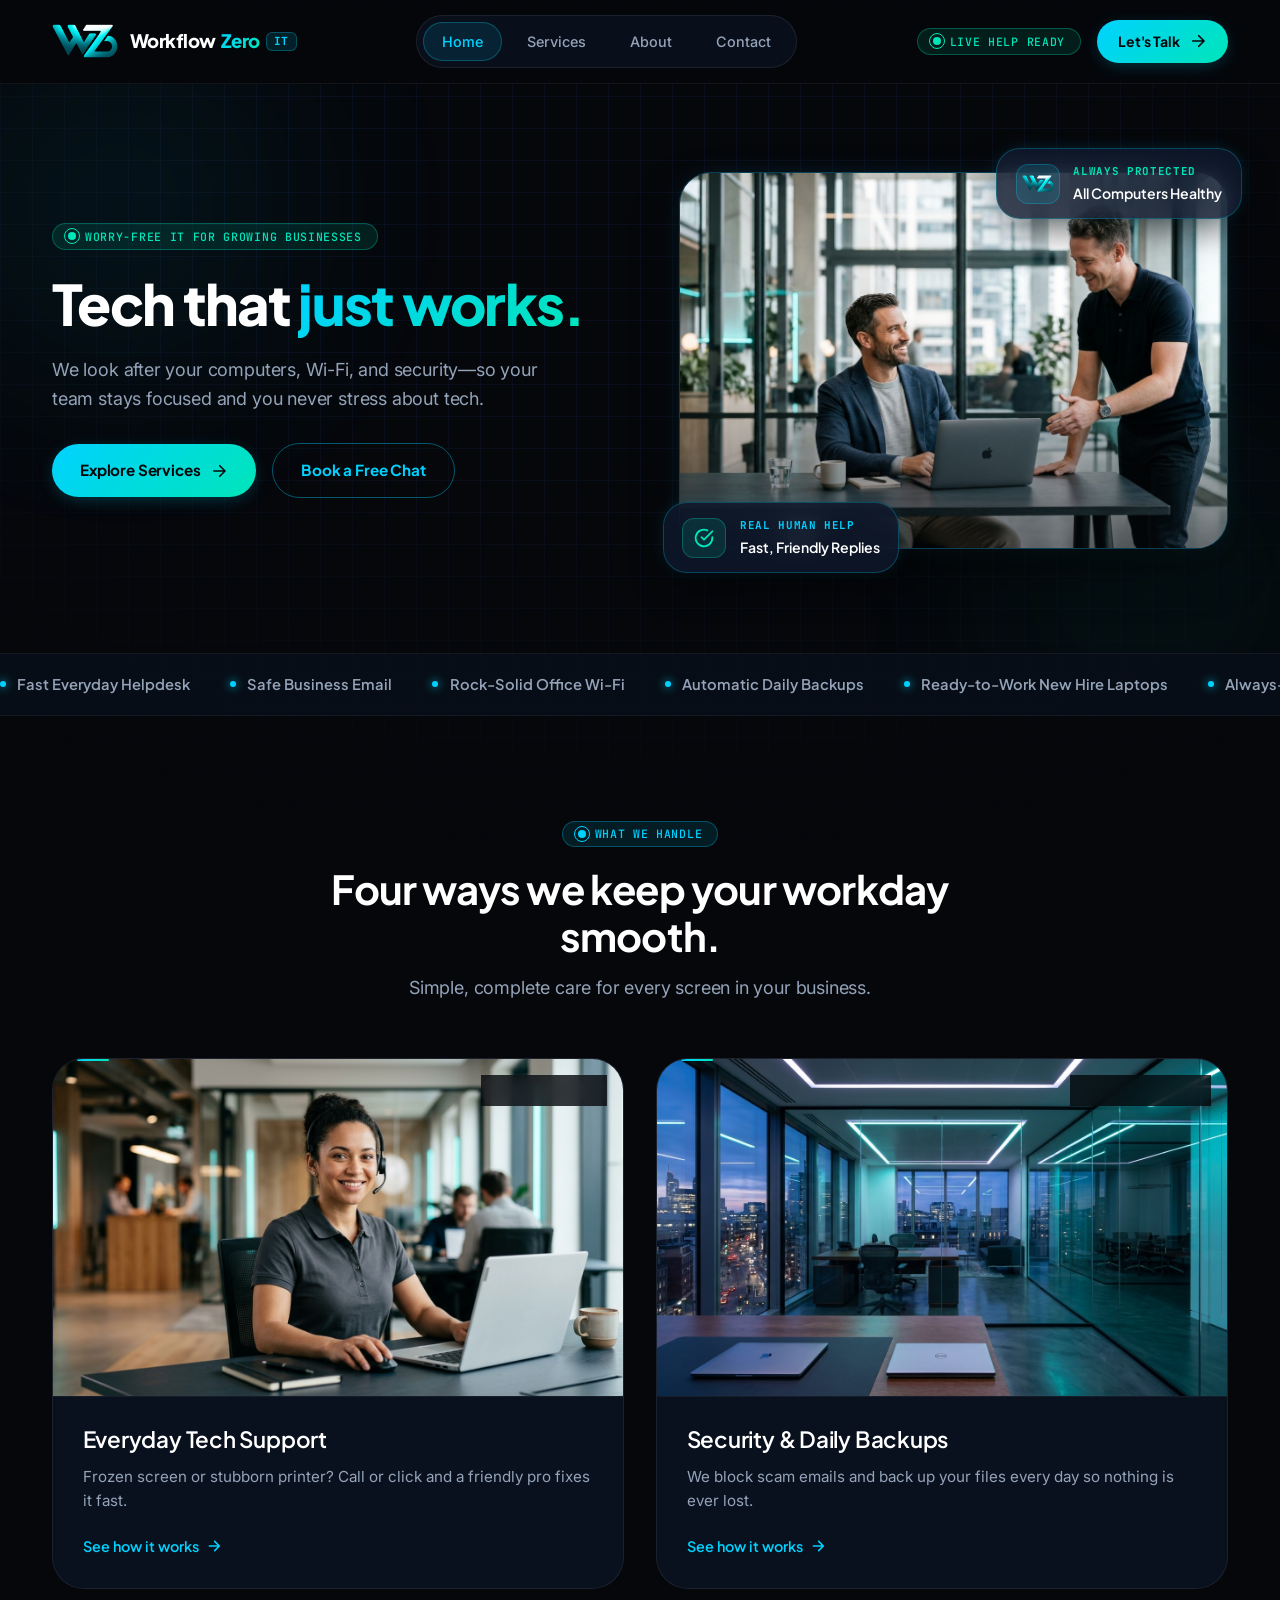
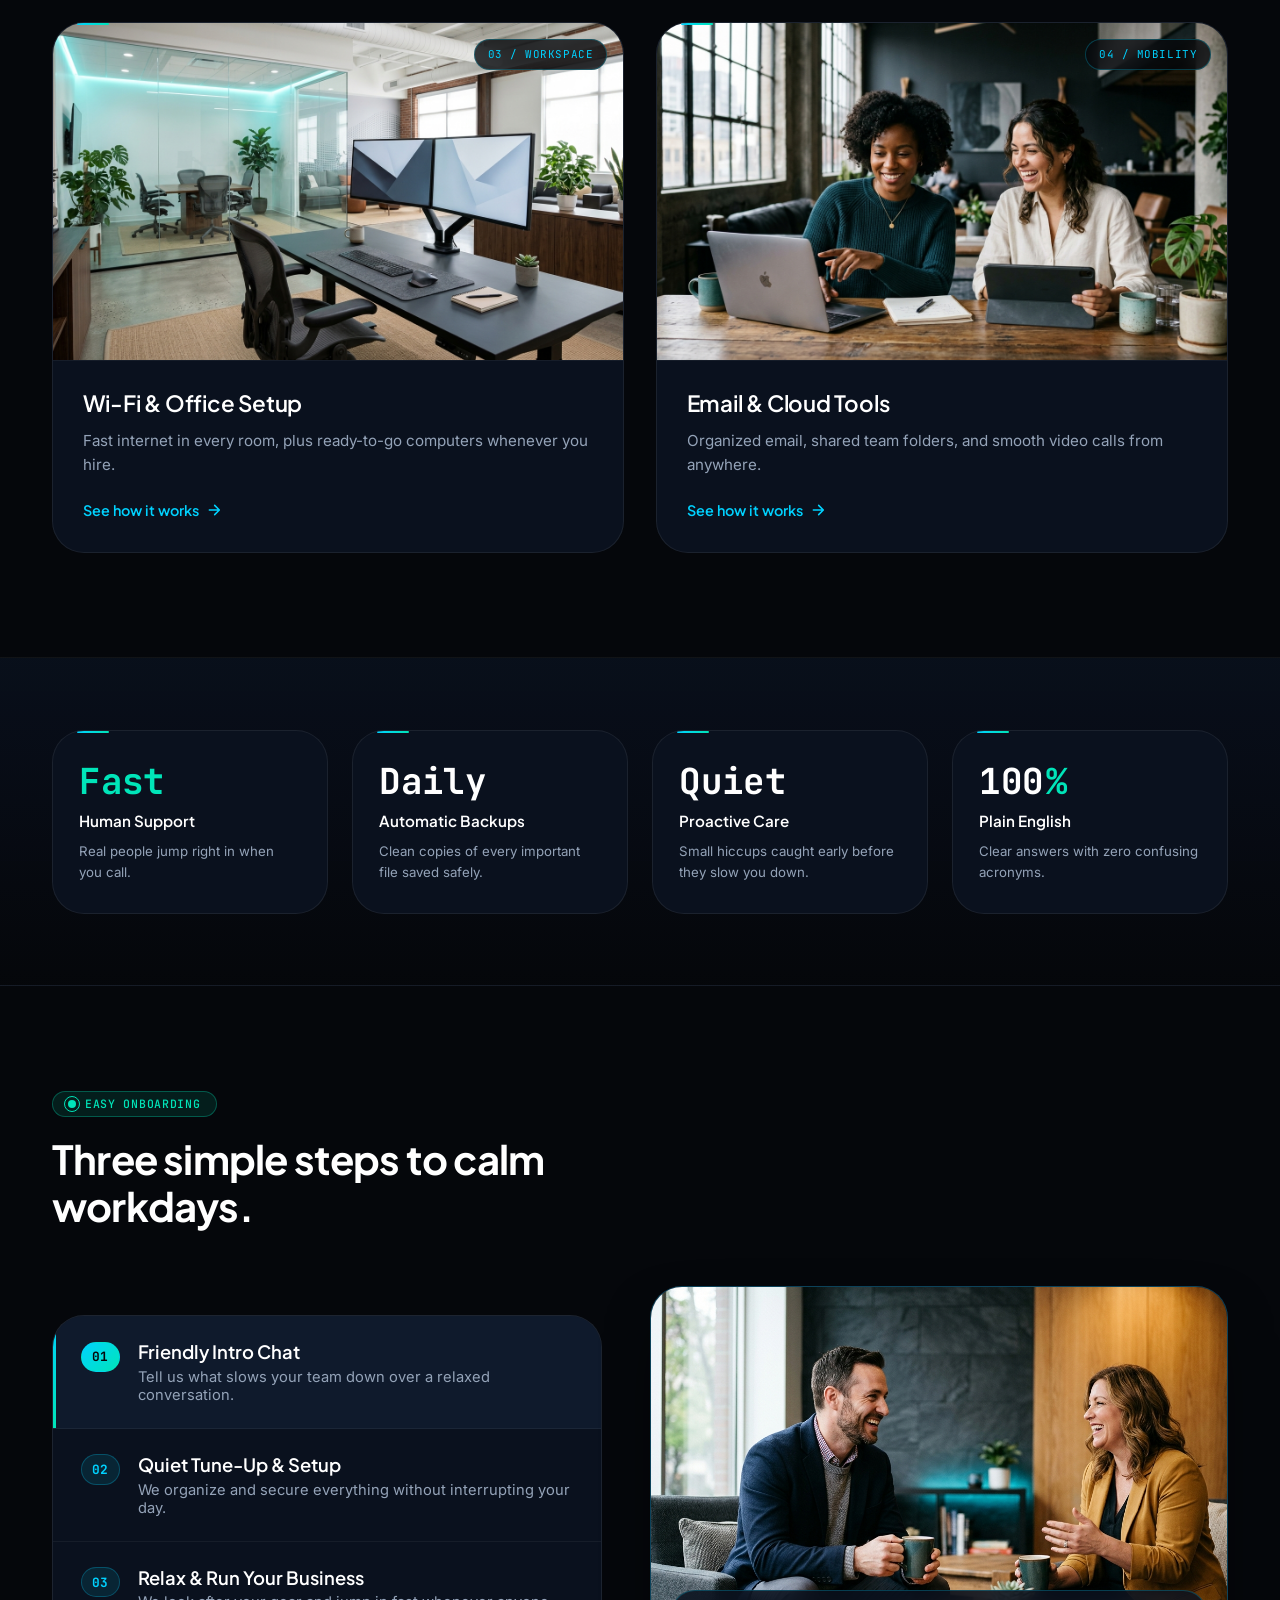
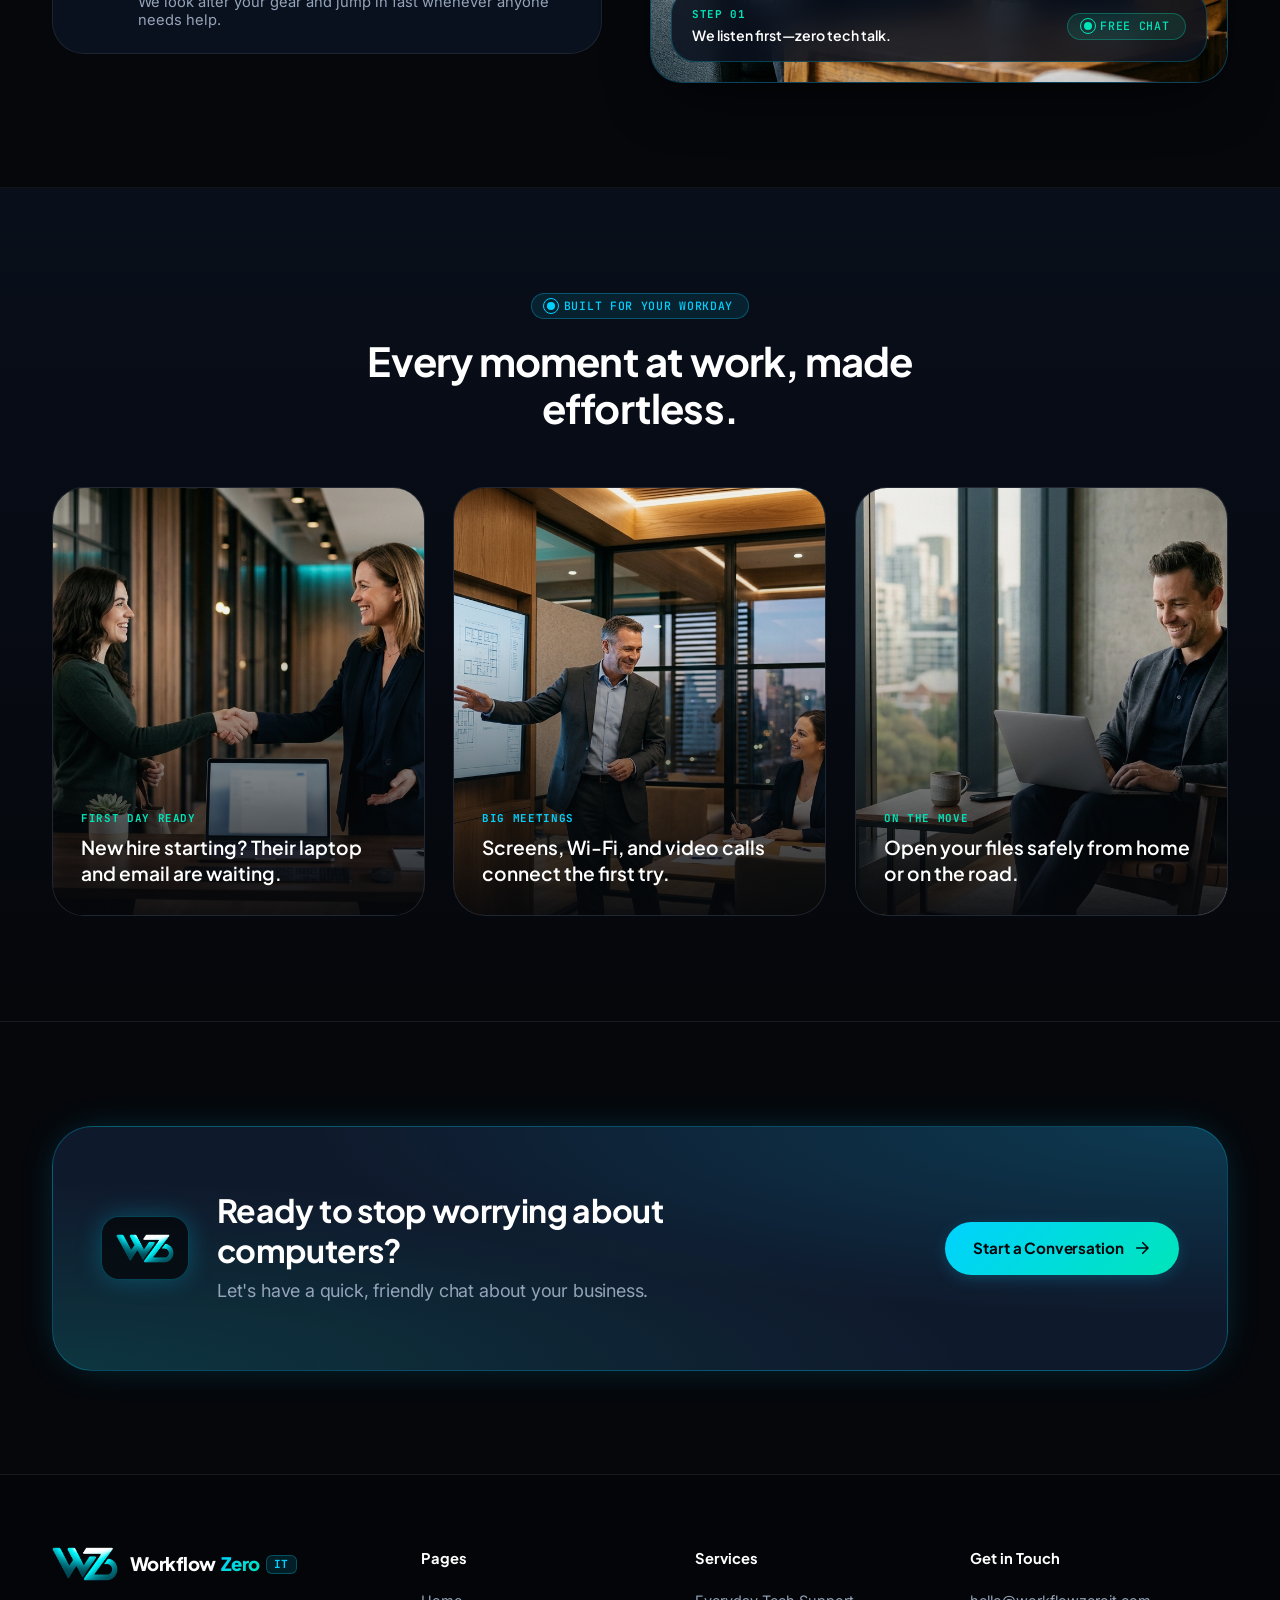
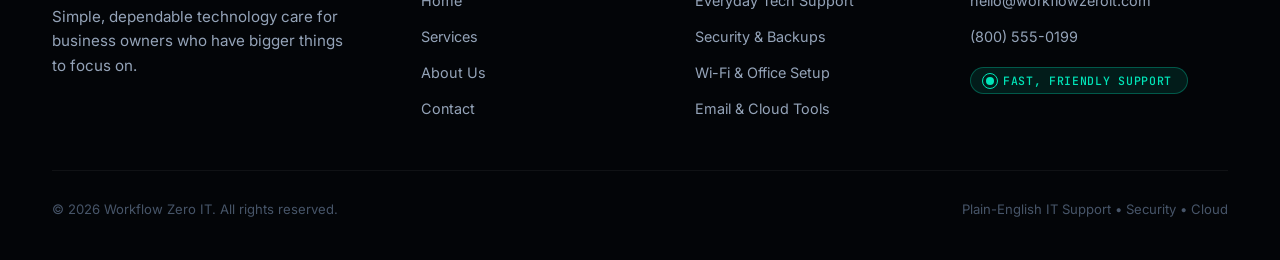
<file: index.html>
<!DOCTYPE html>
<html lang="en">
<head>
  <meta charset="UTF-8" />
  <meta name="viewport" content="width=device-width, initial-scale=1.0" />
  <title>Workflow Zero IT — Tech That Just Works</title>
  <meta name="description" content="Friendly, worry-free IT care for growing businesses. Workflow Zero IT keeps your computers, Wi-Fi, and files safe and running smoothly." />
  <link rel="icon" type="image/png" href="assets/brand/favicon.png" />
  <link rel="stylesheet" href="css/styles.css" />
</head>
<body>

  <!-- Navigation -->
  <header class="site-header">
    <div class="container nav-inner">
      <a href="index.html" class="brand-link" aria-label="Workflow Zero IT Home">
        <img src="assets/brand/logo-mark.png" alt="Workflow Zero IT Logo" class="brand-logo-mark" />
        <span class="brand-wordmark">Workflow <span class="brand-wordmark__zero">Zero</span><span class="brand-wordmark__it">IT</span></span>
      </a>

      <nav class="nav-links" aria-label="Primary Navigation">
        <a href="index.html" class="nav-link is-active">Home</a>
        <a href="services.html" class="nav-link">Services</a>
        <a href="about.html" class="nav-link">About</a>
        <a href="contact.html" class="nav-link">Contact</a>
      </nav>

      <div class="nav-actions">
        <div class="status-badge status-badge--mint nav-status">
          <span class="pulse-dot"></span>
          Live Help Ready
        </div>
        <a href="contact.html" class="btn btn--primary btn--sm">
          Let's Talk
          <svg viewBox="0 0 24 24" fill="none" stroke="currentColor" stroke-width="2.3" stroke-linecap="round" stroke-linejoin="round"><path d="M5 12h14M13 5l7 7-7 7"/></svg>
        </a>
        <button class="mobile-menu-btn" aria-label="Toggle Menu" aria-expanded="false">
          <svg width="20" height="20" viewBox="0 0 24 24" fill="none" stroke="currentColor" stroke-width="2.2" stroke-linecap="round"><path d="M4 7h16M4 12h16M4 17h16"/></svg>
        </button>
      </div>
    </div>
  </header>

  <!-- Mobile Drawer -->
  <div class="mobile-drawer" aria-label="Mobile Navigation">
    <a href="index.html" class="nav-link is-active">Home</a>
    <a href="services.html" class="nav-link">Services</a>
    <a href="about.html" class="nav-link">About</a>
    <a href="contact.html" class="nav-link">Contact</a>
    <a href="contact.html" class="btn btn--primary" style="margin-top: 0.5rem;">Let's Talk</a>
  </div>

  <main>
    <!-- Hero Section -->
    <section class="hero">
      <div class="ambient-orb ambient-orb--cyan" style="top: -120px; left: -120px;"></div>
      <div class="ambient-orb ambient-orb--mint" style="bottom: -140px; right: -80px;"></div>

      <div class="container hero-grid">
        <div class="hero-copy" data-reveal>
          <div class="status-badge status-badge--mint">
            <span class="pulse-dot"></span>
            Worry-Free IT for Growing Businesses
          </div>

          <h1 class="headline-2xl">
            Tech that <span class="text-gradient">just works.</span>
          </h1>

          <p class="body-lg">
            We look after your computers, Wi-Fi, and security—so your team stays focused and you never stress about tech.
          </p>

          <div class="btn-group" style="margin-top: 0.5rem;">
            <a href="services.html" class="btn btn--primary">
              Explore Services
              <svg viewBox="0 0 24 24" fill="none" stroke="currentColor" stroke-width="2.2" stroke-linecap="round" stroke-linejoin="round"><path d="M5 12h14M13 5l7 7-7 7"/></svg>
            </a>
            <a href="contact.html" class="btn btn--ghost">Book a Free Chat</a>
          </div>
        </div>

        <div class="hero-visual" data-reveal="scale" data-delay="120">
          <div class="floating-glass hero-float-top">
            <div class="floating-glass__icon">
              <img src="assets/brand/logo-mark.png" alt="" />
            </div>
            <div class="floating-glass__meta">
              <span class="floating-glass__label">Always Protected</span>
              <span class="floating-glass__title">All Computers Healthy</span>
            </div>
          </div>

          <div class="photo-frame">
            <img src="assets/images/hero-office.jpg" alt="Friendly Workflow Zero IT specialist helping a smiling business owner at his modern office desk" />
          </div>

          <div class="floating-glass floating-glass--delay hero-float-bottom">
            <div class="floating-glass__icon floating-glass__icon--mint">
              <svg width="20" height="20" viewBox="0 0 24 24" fill="none" stroke="currentColor" stroke-width="2.2" stroke-linecap="round" stroke-linejoin="round"><path d="M22 11.08V12a10 10 0 1 1-5.93-9.14"/><polyline points="22 4 12 14.01 9 11.01"/></svg>
            </div>
            <div class="floating-glass__meta">
              <span class="floating-glass__label floating-glass__label--cyan">Real Human Help</span>
              <span class="floating-glass__title">Fast, Friendly Replies</span>
            </div>
          </div>
        </div>
      </div>
    </section>

    <!-- Smooth Marquee Strip -->
    <div class="marquee-bar" aria-label="What we take off your plate">
      <div class="marquee-track">
        <div class="marquee-item"><span class="dot"></span> Fast Everyday Helpdesk</div>
        <div class="marquee-item"><span class="dot"></span> Safe Business Email</div>
        <div class="marquee-item"><span class="dot"></span> Rock-Solid Office Wi-Fi</div>
        <div class="marquee-item"><span class="dot"></span> Automatic Daily Backups</div>
        <div class="marquee-item"><span class="dot"></span> Ready-to-Work New Hire Laptops</div>
        <div class="marquee-item"><span class="dot"></span> Always-On Scam &amp; Virus Protection</div>
        <div class="marquee-item"><span class="dot"></span> Work Smoothly From Anywhere</div>
        <div class="marquee-item"><span class="dot"></span> Stress-Free Office Moves</div>
        <!-- Duplicate for seamless infinite loop -->
        <div class="marquee-item"><span class="dot"></span> Fast Everyday Helpdesk</div>
        <div class="marquee-item"><span class="dot"></span> Safe Business Email</div>
        <div class="marquee-item"><span class="dot"></span> Rock-Solid Office Wi-Fi</div>
        <div class="marquee-item"><span class="dot"></span> Automatic Daily Backups</div>
        <div class="marquee-item"><span class="dot"></span> Ready-to-Work New Hire Laptops</div>
        <div class="marquee-item"><span class="dot"></span> Always-On Scam &amp; Virus Protection</div>
        <div class="marquee-item"><span class="dot"></span> Work Smoothly From Anywhere</div>
        <div class="marquee-item"><span class="dot"></span> Stress-Free Office Moves</div>
      </div>
    </div>

    <!-- 4 Core Services Visual Grid -->
    <section class="section">
      <div class="container">
        <div class="section-header section-header--center" data-reveal>
          <div class="status-badge status-badge--cyan">
            <span class="pulse-dot"></span>
            What We Handle
          </div>
          <h2 class="headline-xl">Four ways we keep your workday smooth.</h2>
          <p class="body-lg">Simple, complete care for every screen in your business.</p>
        </div>

        <div class="services-photo-grid">
          <a href="services.html#support" class="cyber-card service-photo-card" data-reveal data-delay="0">
            <div class="service-photo-card__media">
              <span class="service-photo-card__tag">01 / Helpdesk</span>
              <img src="assets/images/service-support.jpg" alt="Friendly support specialist smiling with headset at tidy modern desk" loading="lazy" />
            </div>
            <div class="service-photo-card__body">
              <h3 class="headline-md">Everyday Tech Support</h3>
              <p class="body-md">Frozen screen or stubborn printer? Call or click and a friendly pro fixes it fast.</p>
              <span class="service-photo-card__link">
                See how it works
                <svg width="16" height="16" viewBox="0 0 24 24" fill="none" stroke="currentColor" stroke-width="2.3" stroke-linecap="round" stroke-linejoin="round"><path d="M5 12h14M13 5l7 7-7 7"/></svg>
              </span>
            </div>
          </a>

          <a href="services.html#security" class="cyber-card service-photo-card" data-reveal data-delay="90">
            <div class="service-photo-card__media">
              <span class="service-photo-card__tag">02 / Protection</span>
              <img src="assets/images/service-security.jpg" alt="Calm modern glass office protected after hours at dusk" loading="lazy" />
            </div>
            <div class="service-photo-card__body">
              <h3 class="headline-md">Security &amp; Daily Backups</h3>
              <p class="body-md">We block scam emails and back up your files every day so nothing is ever lost.</p>
              <span class="service-photo-card__link">
                See how it works
                <svg width="16" height="16" viewBox="0 0 24 24" fill="none" stroke="currentColor" stroke-width="2.3" stroke-linecap="round" stroke-linejoin="round"><path d="M5 12h14M13 5l7 7-7 7"/></svg>
              </span>
            </div>
          </a>

          <a href="services.html#network" class="cyber-card service-photo-card" data-reveal data-delay="140">
            <div class="service-photo-card__media">
              <span class="service-photo-card__tag">03 / Workspace</span>
              <img src="assets/images/service-network.jpg" alt="Tidy dual-monitor workstations in a bright organized office" loading="lazy" />
            </div>
            <div class="service-photo-card__body">
              <h3 class="headline-md">Wi-Fi &amp; Office Setup</h3>
              <p class="body-md">Fast internet in every room, plus ready-to-go computers whenever you hire.</p>
              <span class="service-photo-card__link">
                See how it works
                <svg width="16" height="16" viewBox="0 0 24 24" fill="none" stroke="currentColor" stroke-width="2.3" stroke-linecap="round" stroke-linejoin="round"><path d="M5 12h14M13 5l7 7-7 7"/></svg>
              </span>
            </div>
          </a>

          <a href="services.html#cloud" class="cyber-card service-photo-card" data-reveal data-delay="210">
            <div class="service-photo-card__media">
              <span class="service-photo-card__tag">04 / Mobility</span>
              <img src="assets/images/service-cloud.jpg" alt="Two business colleagues working smoothly on laptop and tablet" loading="lazy" />
            </div>
            <div class="service-photo-card__body">
              <h3 class="headline-md">Email &amp; Cloud Tools</h3>
              <p class="body-md">Organized email, shared team folders, and smooth video calls from anywhere.</p>
              <span class="service-photo-card__link">
                See how it works
                <svg width="16" height="16" viewBox="0 0 24 24" fill="none" stroke="currentColor" stroke-width="2.3" stroke-linecap="round" stroke-linejoin="round"><path d="M5 12h14M13 5l7 7-7 7"/></svg>
              </span>
            </div>
          </a>
        </div>
      </div>
    </section>

    <!-- Core Pillars Strip -->
    <section class="section section--compact section--surface">
      <div class="container">
        <div class="metrics-grid">
          <div class="cyber-card metric-card" data-reveal data-delay="0">
            <div class="metric-value">
              <span class="accent">Fast</span>
            </div>
            <div class="metric-label">Human Support</div>
            <div class="metric-sub">Real people jump right in when you call.</div>
          </div>

          <div class="cyber-card metric-card" data-reveal data-delay="80">
            <div class="metric-value">
              <span>Daily</span>
            </div>
            <div class="metric-label">Automatic Backups</div>
            <div class="metric-sub">Clean copies of every important file saved safely.</div>
          </div>

          <div class="cyber-card metric-card" data-reveal data-delay="160">
            <div class="metric-value">
              <span>Quiet</span>
            </div>
            <div class="metric-label">Proactive Care</div>
            <div class="metric-sub">Small hiccups caught early before they slow you down.</div>
          </div>

          <div class="cyber-card metric-card" data-reveal data-delay="240">
            <div class="metric-value">
              <span data-counter="100">100</span><span class="accent">%</span>
            </div>
            <div class="metric-label">Plain English</div>
            <div class="metric-sub">Clear answers with zero confusing acronyms.</div>
          </div>
        </div>
      </div>
    </section>

    <!-- Interactive 3-Step Onboarding -->
    <section class="section">
      <div class="container">
        <div class="section-header" data-reveal>
          <div class="status-badge status-badge--mint">
            <span class="pulse-dot"></span>
            Easy Onboarding
          </div>
          <h2 class="headline-xl">Three simple steps to calm workdays.</h2>
        </div>

        <div class="steps-showcase">
          <div class="node-list" role="tablist" aria-label="How getting started works" data-reveal>
            <button type="button" class="node-row is-active" role="tab" aria-selected="true" data-step-trigger>
              <span class="node-num">01</span>
              <div class="node-content">
                <h3>Friendly Intro Chat</h3>
                <p>Tell us what slows your team down over a relaxed conversation.</p>
              </div>
            </button>

            <button type="button" class="node-row" role="tab" aria-selected="false" data-step-trigger>
              <span class="node-num">02</span>
              <div class="node-content">
                <h3>Quiet Tune-Up &amp; Setup</h3>
                <p>We organize and secure everything without interrupting your day.</p>
              </div>
            </button>

            <button type="button" class="node-row" role="tab" aria-selected="false" data-step-trigger>
              <span class="node-num">03</span>
              <div class="node-content">
                <h3>Relax &amp; Run Your Business</h3>
                <p>We look after your gear and jump in fast whenever anyone needs help.</p>
              </div>
            </button>
          </div>

          <div class="step-visual-stage" data-reveal="scale" data-delay="120">
            <div class="step-visual-slide is-active" data-step-slide>
              <img src="assets/images/contact-advisor.jpg" alt="Friendly advisor chatting over coffee with a business owner" />
              <div class="step-visual-caption">
                <div>
                  <div class="floating-glass__label">Step 01</div>
                  <div class="floating-glass__title">We listen first—zero tech talk.</div>
                </div>
                <span class="status-badge status-badge--mint"><span class="pulse-dot"></span> Free Chat</span>
              </div>
            </div>

            <div class="step-visual-slide" data-step-slide>
              <img src="assets/images/service-network.jpg" alt="Clean modern office workstations ready for a team" />
              <div class="step-visual-caption">
                <div>
                  <div class="floating-glass__label floating-glass__label--cyan">Step 02</div>
                  <div class="floating-glass__title">Smooth setup while your team keeps working.</div>
                </div>
                <span class="status-badge status-badge--cyan"><span class="pulse-dot"></span> Seamless</span>
              </div>
            </div>

            <div class="step-visual-slide" data-step-slide>
              <img src="assets/images/about-team.jpg" alt="Friendly Workflow Zero IT team ready to help" />
              <div class="step-visual-caption">
                <div>
                  <div class="floating-glass__label">Step 03</div>
                  <div class="floating-glass__title">Fast help whenever your team asks.</div>
                </div>
                <span class="status-badge status-badge--mint"><span class="pulse-dot"></span> Protected</span>
              </div>
            </div>
          </div>
        </div>
      </div>
    </section>

    <!-- Everyday Workday Moments Showcase -->
    <section class="section section--surface">
      <div class="container">
        <div class="section-header section-header--center" data-reveal>
          <div class="status-badge status-badge--cyan">
            <span class="pulse-dot"></span>
            Built for Your Workday
          </div>
          <h2 class="headline-xl">Every moment at work, made effortless.</h2>
        </div>

        <div class="moments-grid">
          <div class="moment-card" data-reveal data-delay="0">
            <img src="assets/images/workspace-welcome.jpg" alt="Smiling manager welcoming a new team member to a ready laptop desk" loading="lazy" />
            <div class="moment-card__overlay">
              <span class="floating-glass__label">First Day Ready</span>
              <h3 class="headline-sm">New hire starting? Their laptop and email are waiting.</h3>
            </div>
          </div>

          <div class="moment-card" data-reveal data-delay="100">
            <img src="assets/images/workspace-meeting.jpg" alt="Colleagues presenting smoothly on a large conference room screen" loading="lazy" />
            <div class="moment-card__overlay">
              <span class="floating-glass__label floating-glass__label--cyan">Big Meetings</span>
              <h3 class="headline-sm">Screens, Wi-Fi, and video calls connect the first try.</h3>
            </div>
          </div>

          <div class="moment-card" data-reveal data-delay="200">
            <img src="assets/images/workspace-remote.jpg" alt="Business owner working comfortably from a bright lounge chair" loading="lazy" />
            <div class="moment-card__overlay">
              <span class="floating-glass__label">On the Move</span>
              <h3 class="headline-sm">Open your files safely from home or on the road.</h3>
            </div>
          </div>
        </div>
      </div>
    </section>

    <!-- Bottom CTA -->
    <section class="section">
      <div class="container">
        <div class="cta-banner" data-reveal="scale">
          <div class="cta-banner__left">
            <div class="cta-emblem">
              <img src="assets/brand/logo-mark.png" alt="Workflow Zero IT Emblem" />
            </div>
            <div>
              <h2 class="headline-lg">Ready to stop worrying about computers?</h2>
              <p class="body-lg" style="margin-top: 0.4rem;">Let's have a quick, friendly chat about your business.</p>
            </div>
          </div>
          <a href="contact.html" class="btn btn--primary">
            Start a Conversation
            <svg viewBox="0 0 24 24" fill="none" stroke="currentColor" stroke-width="2.2" stroke-linecap="round" stroke-linejoin="round"><path d="M5 12h14M13 5l7 7-7 7"/></svg>
          </a>
        </div>
      </div>
    </section>
  </main>

  <!-- Footer -->
  <footer class="site-footer">
    <div class="container">
      <div class="footer-grid">
        <div class="footer-brand">
          <a href="index.html" class="brand-link">
            <img src="assets/brand/logo-mark.png" alt="Workflow Zero IT Logo" class="brand-logo-mark" />
            <span class="brand-wordmark">Workflow <span class="brand-wordmark__zero">Zero</span><span class="brand-wordmark__it">IT</span></span>
          </a>
          <p class="body-md">Simple, dependable technology care for business owners who have bigger things to focus on.</p>
        </div>

        <div class="footer-col">
          <h4>Pages</h4>
          <ul class="footer-links">
            <li><a href="index.html">Home</a></li>
            <li><a href="services.html">Services</a></li>
            <li><a href="about.html">About Us</a></li>
            <li><a href="contact.html">Contact</a></li>
          </ul>
        </div>

        <div class="footer-col">
          <h4>Services</h4>
          <ul class="footer-links">
            <li><a href="services.html#support">Everyday Tech Support</a></li>
            <li><a href="services.html#security">Security &amp; Backups</a></li>
            <li><a href="services.html#network">Wi-Fi &amp; Office Setup</a></li>
            <li><a href="services.html#cloud">Email &amp; Cloud Tools</a></li>
          </ul>
        </div>

        <div class="footer-col">
          <h4>Get in Touch</h4>
          <ul class="footer-links">
            <li><a href="mailto:hello@workflowzeroit.com">hello@workflowzeroit.com</a></li>
            <li><a href="tel:+18005550199">(800) 555-0199</a></li>
            <li style="margin-top: 0.4rem;">
              <span class="status-badge status-badge--mint"><span class="pulse-dot"></span> Fast, Friendly Support</span>
            </li>
          </ul>
        </div>
      </div>

      <div class="footer-bottom">
        <span>&copy; 2026 Workflow Zero IT. All rights reserved.</span>
        <span>Plain-English IT Support &bull; Security &bull; Cloud</span>
      </div>
    </div>
  </footer>

  <script src="js/main.js"></script>
</body>
</html>
</file>
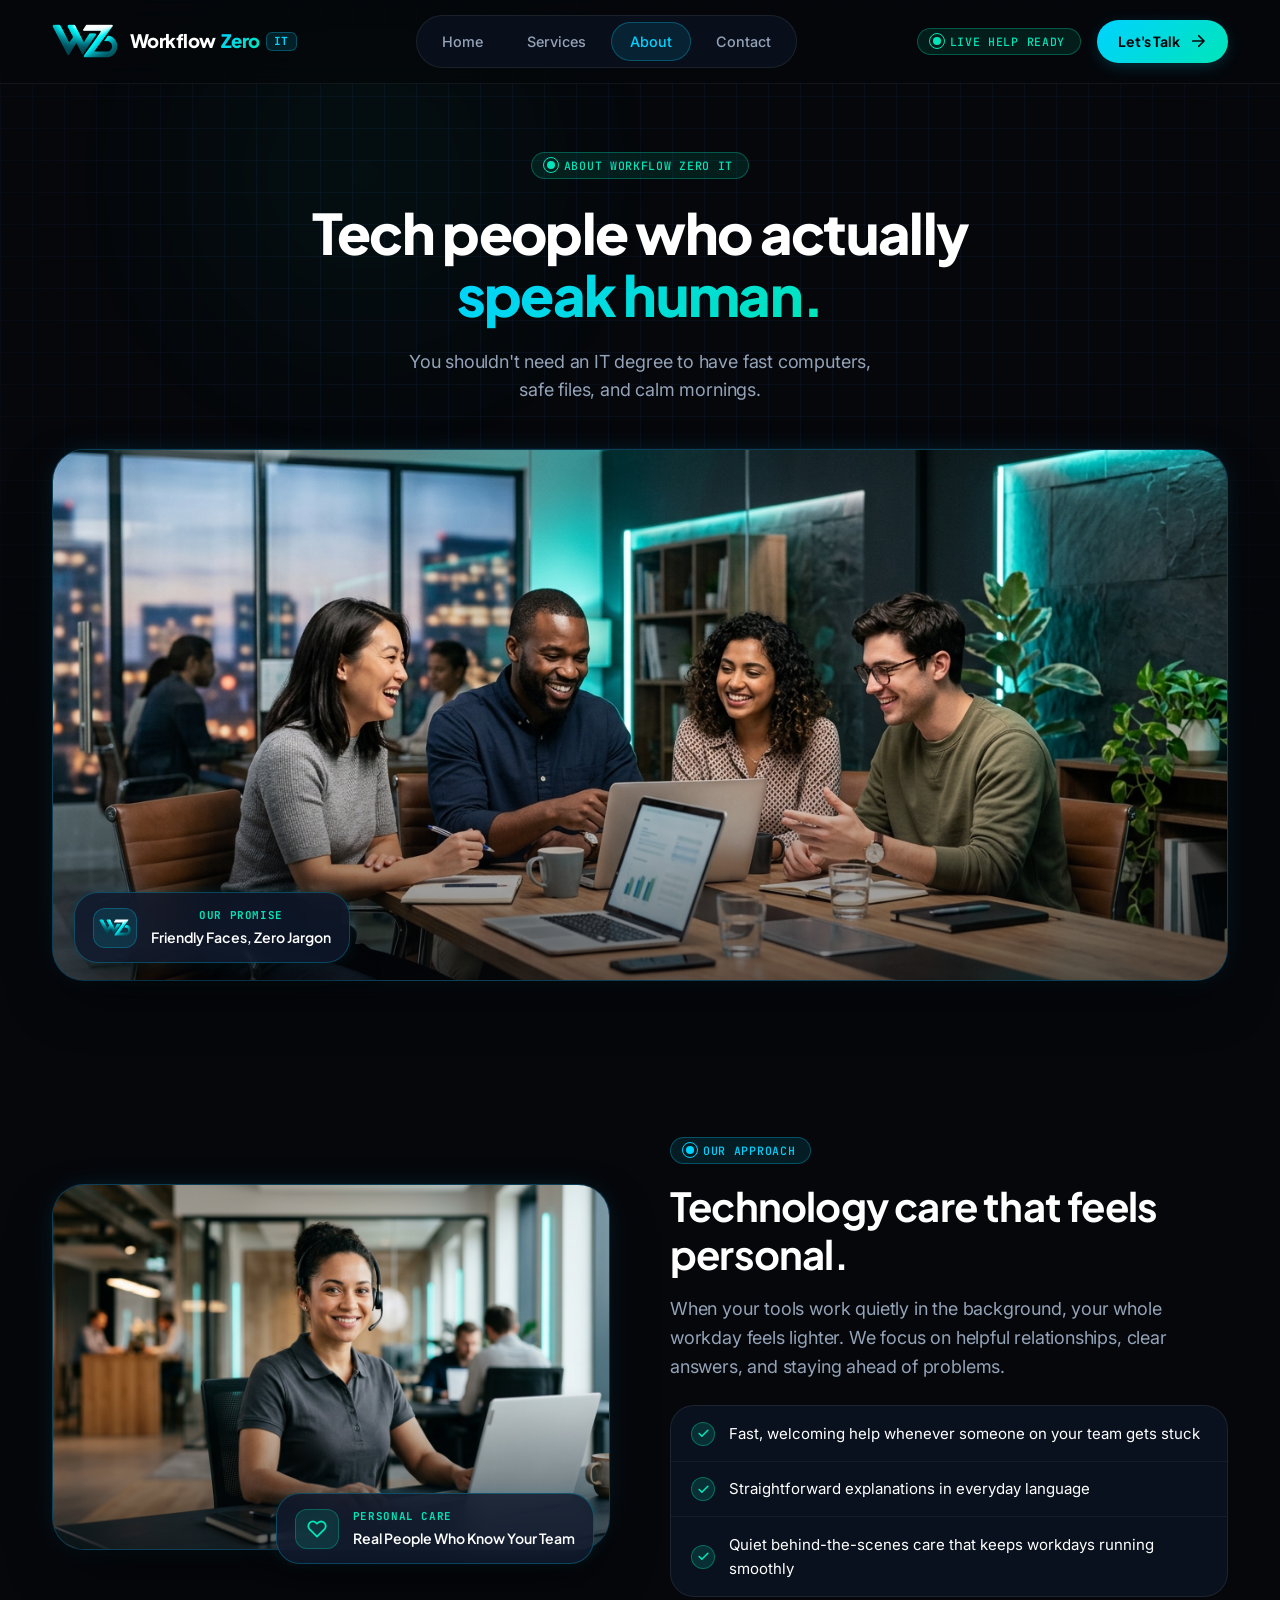
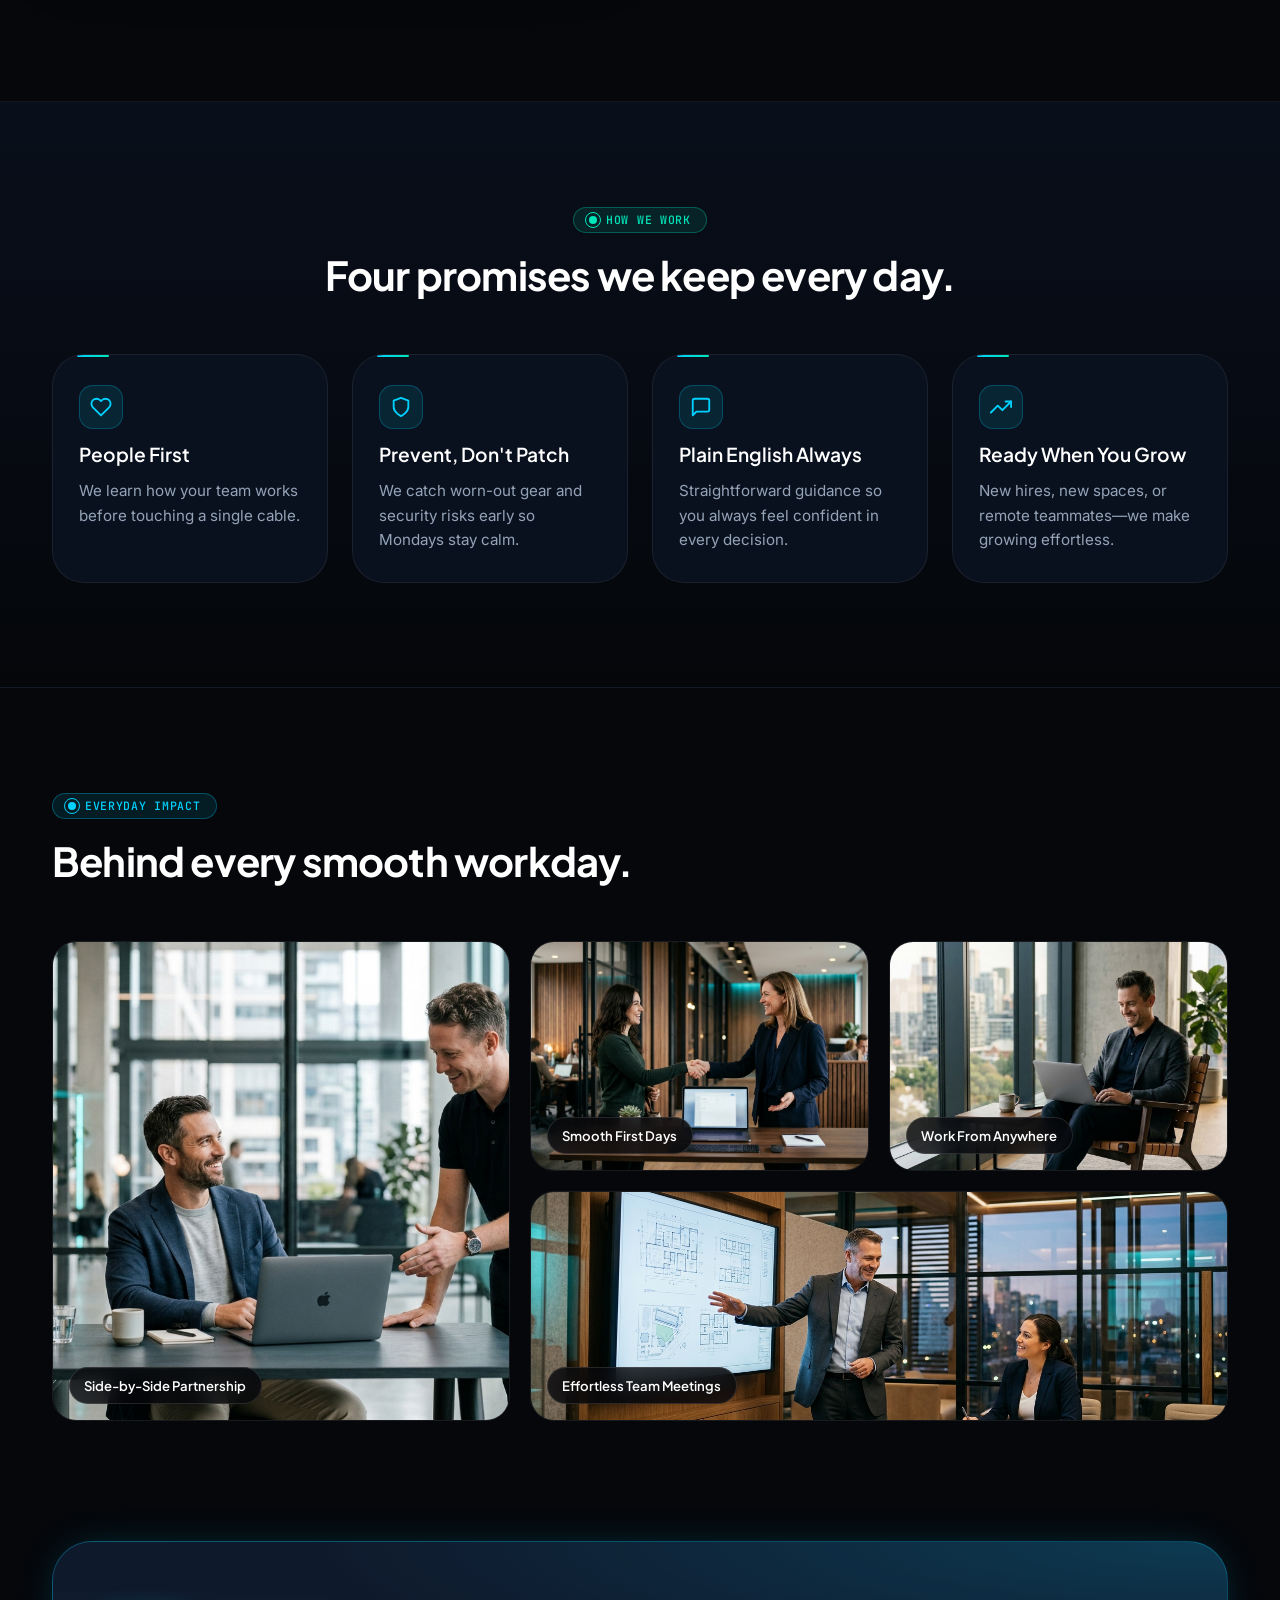
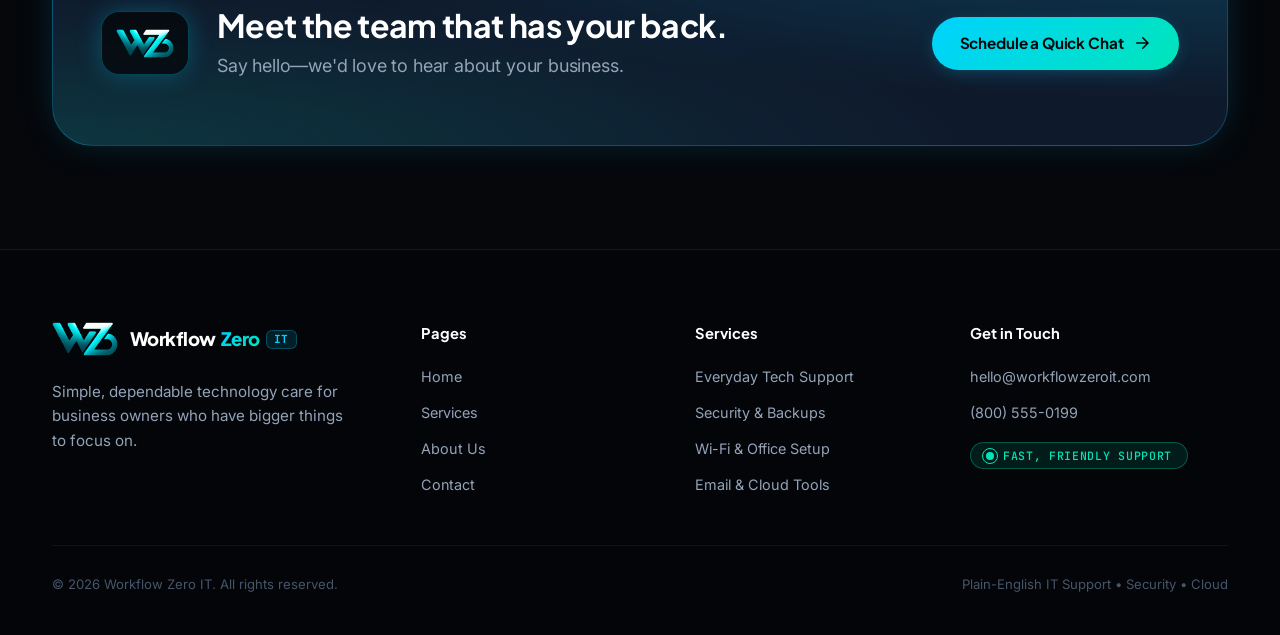
<file: about.html>
<!DOCTYPE html>
<html lang="en">
<head>
  <meta charset="UTF-8" />
  <meta name="viewport" content="width=device-width, initial-scale=1.0" />
  <title>About — Workflow Zero IT</title>
  <meta name="description" content="Meet Workflow Zero IT—friendly technology specialists who speak plain English and keep your business running smoothly." />
  <link rel="icon" type="image/png" href="assets/brand/favicon.png" />
  <link rel="stylesheet" href="css/styles.css" />
</head>
<body>

  <!-- Navigation -->
  <header class="site-header">
    <div class="container nav-inner">
      <a href="index.html" class="brand-link" aria-label="Workflow Zero IT Home">
        <img src="assets/brand/logo-mark.png" alt="Workflow Zero IT Logo" class="brand-logo-mark" />
        <span class="brand-wordmark">Workflow <span class="brand-wordmark__zero">Zero</span><span class="brand-wordmark__it">IT</span></span>
      </a>

      <nav class="nav-links" aria-label="Primary Navigation">
        <a href="index.html" class="nav-link">Home</a>
        <a href="services.html" class="nav-link">Services</a>
        <a href="about.html" class="nav-link is-active">About</a>
        <a href="contact.html" class="nav-link">Contact</a>
      </nav>

      <div class="nav-actions">
        <div class="status-badge status-badge--mint nav-status">
          <span class="pulse-dot"></span>
          Live Help Ready
        </div>
        <a href="contact.html" class="btn btn--primary btn--sm">
          Let's Talk
          <svg viewBox="0 0 24 24" fill="none" stroke="currentColor" stroke-width="2.3" stroke-linecap="round" stroke-linejoin="round"><path d="M5 12h14M13 5l7 7-7 7"/></svg>
        </a>
        <button class="mobile-menu-btn" aria-label="Toggle Menu" aria-expanded="false">
          <svg width="20" height="20" viewBox="0 0 24 24" fill="none" stroke="currentColor" stroke-width="2.2" stroke-linecap="round"><path d="M4 7h16M4 12h16M4 17h16"/></svg>
        </button>
      </div>
    </div>
  </header>

  <!-- Mobile Drawer -->
  <div class="mobile-drawer" aria-label="Mobile Navigation">
    <a href="index.html" class="nav-link">Home</a>
    <a href="services.html" class="nav-link">Services</a>
    <a href="about.html" class="nav-link is-active">About</a>
    <a href="contact.html" class="nav-link">Contact</a>
    <a href="contact.html" class="btn btn--primary" style="margin-top: 0.5rem;">Let's Talk</a>
  </div>

  <main>
    <!-- Hero + Wide Team Photography -->
    <section class="page-hero page-hero--center">
      <div class="ambient-orb ambient-orb--mint" style="top: -120px; left: 12%;"></div>
      <div class="container">
        <div class="hero-copy" data-reveal>
          <div class="status-badge status-badge--mint">
            <span class="pulse-dot"></span>
            About Workflow Zero IT
          </div>
          <h1 class="headline-2xl">
            Tech people who actually <span class="text-gradient">speak human.</span>
          </h1>
          <p class="body-lg">
            You shouldn't need an IT degree to have fast computers, safe files, and calm mornings.
          </p>
        </div>

        <div class="team-banner" data-reveal="scale" data-delay="120">
          <div class="photo-frame">
            <img src="assets/images/about-team.jpg" alt="Friendly Workflow Zero IT team smiling and collaborating in a modern studio office" />
          </div>

          <div class="floating-glass" style="bottom: 18px; left: 22px;">
            <div class="floating-glass__icon">
              <img src="assets/brand/logo-mark.png" alt="" />
            </div>
            <div class="floating-glass__meta">
              <span class="floating-glass__label">Our Promise</span>
              <span class="floating-glass__title">Friendly Faces, Zero Jargon</span>
            </div>
          </div>
        </div>
      </div>
    </section>

    <!-- Positive Story & Approach Split -->
    <section class="section">
      <div class="container">
        <div class="service-split" style="border-bottom: none; padding: 0;" data-reveal>
          <div class="service-split__visual">
            <div class="photo-frame">
              <img src="assets/images/service-support.jpg" alt="Warm, approachable Workflow Zero IT specialist smiling at her desk" loading="lazy" />
            </div>
            <div class="floating-glass" style="bottom: -14px; right: 16px;">
              <div class="floating-glass__icon floating-glass__icon--mint">
                <svg width="20" height="20" viewBox="0 0 24 24" fill="none" stroke="currentColor" stroke-width="2.2" stroke-linecap="round" stroke-linejoin="round"><path d="M20.84 4.61a5.5 5.5 0 0 0-7.78 0L12 5.67l-1.06-1.06a5.5 5.5 0 0 0-7.78 7.78l1.06 1.06L12 21.23l7.78-7.78 1.06-1.06a5.5 5.5 0 0 0 0-7.78z"/></svg>
              </div>
              <div class="floating-glass__meta">
                <span class="floating-glass__label">Personal Care</span>
                <span class="floating-glass__title">Real People Who Know Your Team</span>
              </div>
            </div>
          </div>

          <div class="service-split__content">
            <div class="status-badge status-badge--cyan">
              <span class="pulse-dot"></span>
              Our Approach
            </div>
            <h2 class="headline-xl">Technology care that feels personal.</h2>
            <p class="body-lg">
              When your tools work quietly in the background, your whole workday feels lighter. We focus on helpful relationships, clear answers, and staying ahead of problems.
            </p>

            <div class="check-list">
              <div class="check-row">
                <span class="check-icon"><svg width="13" height="13" viewBox="0 0 24 24" fill="none" stroke="currentColor" stroke-width="3" stroke-linecap="round" stroke-linejoin="round"><polyline points="20 6 9 17 4 12"/></svg></span>
                <span>Fast, welcoming help whenever someone on your team gets stuck</span>
              </div>
              <div class="check-row">
                <span class="check-icon"><svg width="13" height="13" viewBox="0 0 24 24" fill="none" stroke="currentColor" stroke-width="3" stroke-linecap="round" stroke-linejoin="round"><polyline points="20 6 9 17 4 12"/></svg></span>
                <span>Straightforward explanations in everyday language</span>
              </div>
              <div class="check-row">
                <span class="check-icon"><svg width="13" height="13" viewBox="0 0 24 24" fill="none" stroke="currentColor" stroke-width="3" stroke-linecap="round" stroke-linejoin="round"><polyline points="20 6 9 17 4 12"/></svg></span>
                <span>Quiet behind-the-scenes care that keeps workdays running smoothly</span>
              </div>
            </div>
          </div>
        </div>
      </div>
    </section>

    <!-- 4 Core Promises -->
    <section class="section section--surface">
      <div class="container">
        <div class="section-header section-header--center" data-reveal>
          <div class="status-badge status-badge--mint">
            <span class="pulse-dot"></span>
            How We Work
          </div>
          <h2 class="headline-xl">Four promises we keep every day.</h2>
        </div>

        <div class="values-grid">
          <div class="cyber-card value-card" data-reveal data-delay="0">
            <div class="extra-icon">
              <svg width="22" height="22" viewBox="0 0 24 24" fill="none" stroke="currentColor" stroke-width="2" stroke-linecap="round" stroke-linejoin="round"><path d="M20.84 4.61a5.5 5.5 0 0 0-7.78 0L12 5.67l-1.06-1.06a5.5 5.5 0 0 0-7.78 7.78l1.06 1.06L12 21.23l7.78-7.78 1.06-1.06a5.5 5.5 0 0 0 0-7.78z"/></svg>
            </div>
            <h3 class="headline-sm">People First</h3>
            <p class="body-md">We learn how your team works before touching a single cable.</p>
          </div>

          <div class="cyber-card value-card" data-reveal data-delay="80">
            <div class="extra-icon">
              <svg width="22" height="22" viewBox="0 0 24 24" fill="none" stroke="currentColor" stroke-width="2" stroke-linecap="round" stroke-linejoin="round"><path d="M12 22s8-4 8-10V5l-8-3-8 3v7c0 6 8 10 8 10z"/></svg>
            </div>
            <h3 class="headline-sm">Prevent, Don't Patch</h3>
            <p class="body-md">We catch worn-out gear and security risks early so Mondays stay calm.</p>
          </div>

          <div class="cyber-card value-card" data-reveal data-delay="160">
            <div class="extra-icon">
              <svg width="22" height="22" viewBox="0 0 24 24" fill="none" stroke="currentColor" stroke-width="2" stroke-linecap="round" stroke-linejoin="round"><path d="M21 15a2 2 0 0 1-2 2H7l-4 4V5a2 2 0 0 1 2-2h14a2 2 0 0 1 2 2z"/></svg>
            </div>
            <h3 class="headline-sm">Plain English Always</h3>
            <p class="body-md">Straightforward guidance so you always feel confident in every decision.</p>
          </div>

          <div class="cyber-card value-card" data-reveal data-delay="240">
            <div class="extra-icon">
              <svg width="22" height="22" viewBox="0 0 24 24" fill="none" stroke="currentColor" stroke-width="2" stroke-linecap="round" stroke-linejoin="round"><polyline points="23 6 13.5 15.5 8.5 10.5 1 18"/><polyline points="17 6 23 6 23 12"/></svg>
            </div>
            <h3 class="headline-sm">Ready When You Grow</h3>
            <p class="body-md">New hires, new spaces, or remote teammates—we make growing effortless.</p>
          </div>
        </div>
      </div>
    </section>

    <!-- Real Workspaces Photo Mosaic -->
    <section class="section">
      <div class="container">
        <div class="section-header" data-reveal>
          <div class="status-badge status-badge--cyan">
            <span class="pulse-dot"></span>
            Everyday Impact
          </div>
          <h2 class="headline-xl">Behind every smooth workday.</h2>
        </div>

        <div class="photo-mosaic" data-reveal="scale">
          <div class="mosaic-item mosaic-item--tall">
            <img src="assets/images/hero-office.jpg" alt="Advisor helping business owner side-by-side" loading="lazy" />
            <span class="mosaic-caption">Side-by-Side Partnership</span>
          </div>

          <div class="mosaic-item">
            <img src="assets/images/workspace-welcome.jpg" alt="Manager welcoming a new team member on day one" loading="lazy" />
            <span class="mosaic-caption">Smooth First Days</span>
          </div>

          <div class="mosaic-item">
            <img src="assets/images/workspace-remote.jpg" alt="Business owner working effortlessly by the window" loading="lazy" />
            <span class="mosaic-caption">Work From Anywhere</span>
          </div>

          <div class="mosaic-item mosaic-item--wide">
            <img src="assets/images/workspace-meeting.jpg" alt="Team collaborating around a sleek presentation screen" loading="lazy" />
            <span class="mosaic-caption">Effortless Team Meetings</span>
          </div>
        </div>
      </div>
    </section>

    <!-- Bottom CTA -->
    <section class="section" style="padding-top: 1rem;">
      <div class="container">
        <div class="cta-banner" data-reveal="scale">
          <div class="cta-banner__left">
            <div class="cta-emblem">
              <img src="assets/brand/logo-mark.png" alt="Workflow Zero IT Emblem" />
            </div>
            <div>
              <h2 class="headline-lg">Meet the team that has your back.</h2>
              <p class="body-lg" style="margin-top: 0.4rem;">Say hello—we'd love to hear about your business.</p>
            </div>
          </div>
          <a href="contact.html" class="btn btn--primary">
            Schedule a Quick Chat
            <svg viewBox="0 0 24 24" fill="none" stroke="currentColor" stroke-width="2.2" stroke-linecap="round" stroke-linejoin="round"><path d="M5 12h14M13 5l7 7-7 7"/></svg>
          </a>
        </div>
      </div>
    </section>
  </main>

  <!-- Footer -->
  <footer class="site-footer">
    <div class="container">
      <div class="footer-grid">
        <div class="footer-brand">
          <a href="index.html" class="brand-link">
            <img src="assets/brand/logo-mark.png" alt="Workflow Zero IT Logo" class="brand-logo-mark" />
            <span class="brand-wordmark">Workflow <span class="brand-wordmark__zero">Zero</span><span class="brand-wordmark__it">IT</span></span>
          </a>
          <p class="body-md">Simple, dependable technology care for business owners who have bigger things to focus on.</p>
        </div>

        <div class="footer-col">
          <h4>Pages</h4>
          <ul class="footer-links">
            <li><a href="index.html">Home</a></li>
            <li><a href="services.html">Services</a></li>
            <li><a href="about.html">About Us</a></li>
            <li><a href="contact.html">Contact</a></li>
          </ul>
        </div>

        <div class="footer-col">
          <h4>Services</h4>
          <ul class="footer-links">
            <li><a href="services.html#support">Everyday Tech Support</a></li>
            <li><a href="services.html#security">Security &amp; Backups</a></li>
            <li><a href="services.html#network">Wi-Fi &amp; Office Setup</a></li>
            <li><a href="services.html#cloud">Email &amp; Cloud Tools</a></li>
          </ul>
        </div>

        <div class="footer-col">
          <h4>Get in Touch</h4>
          <ul class="footer-links">
            <li><a href="mailto:hello@workflowzeroit.com">hello@workflowzeroit.com</a></li>
            <li><a href="tel:+18005550199">(800) 555-0199</a></li>
            <li style="margin-top: 0.4rem;">
              <span class="status-badge status-badge--mint"><span class="pulse-dot"></span> Fast, Friendly Support</span>
            </li>
          </ul>
        </div>
      </div>

      <div class="footer-bottom">
        <span>&copy; 2026 Workflow Zero IT. All rights reserved.</span>
        <span>Plain-English IT Support &bull; Security &bull; Cloud</span>
      </div>
    </div>
  </footer>

  <script src="js/main.js"></script>
</body>
</html>
</file>
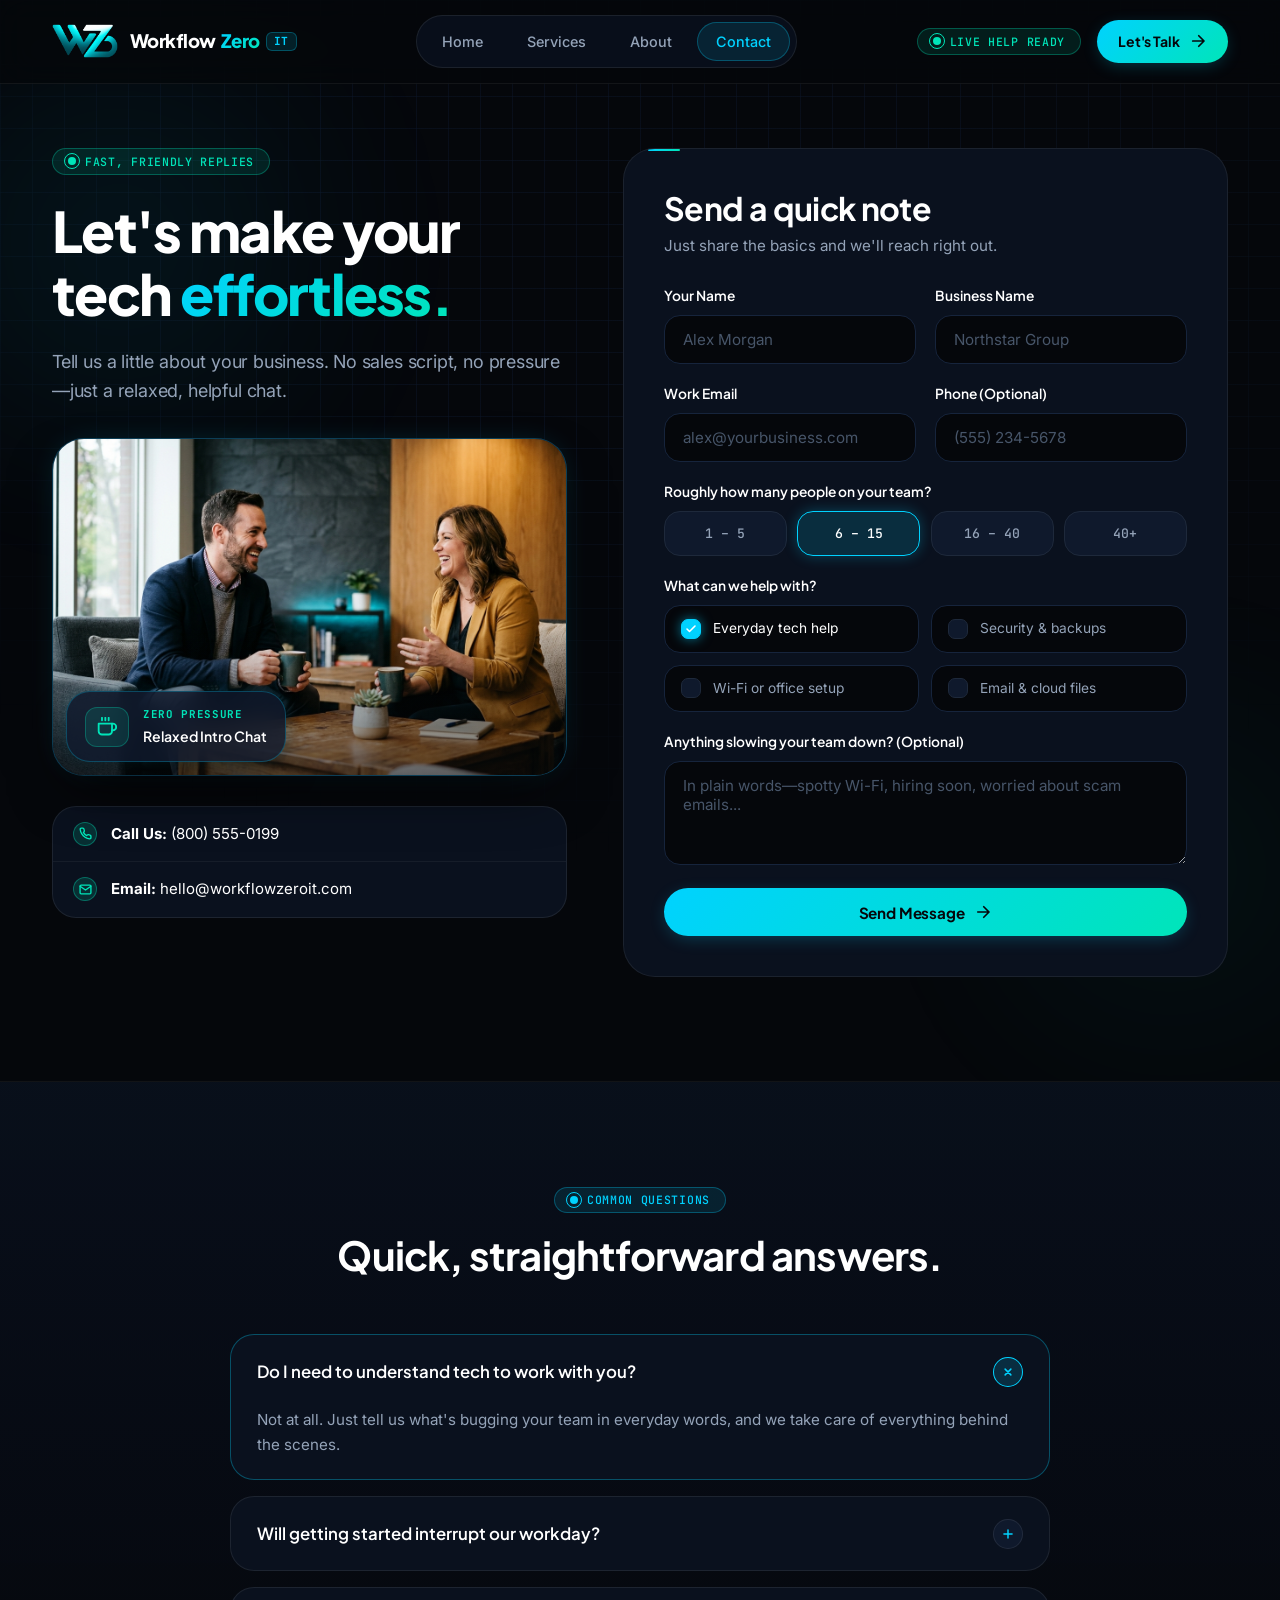
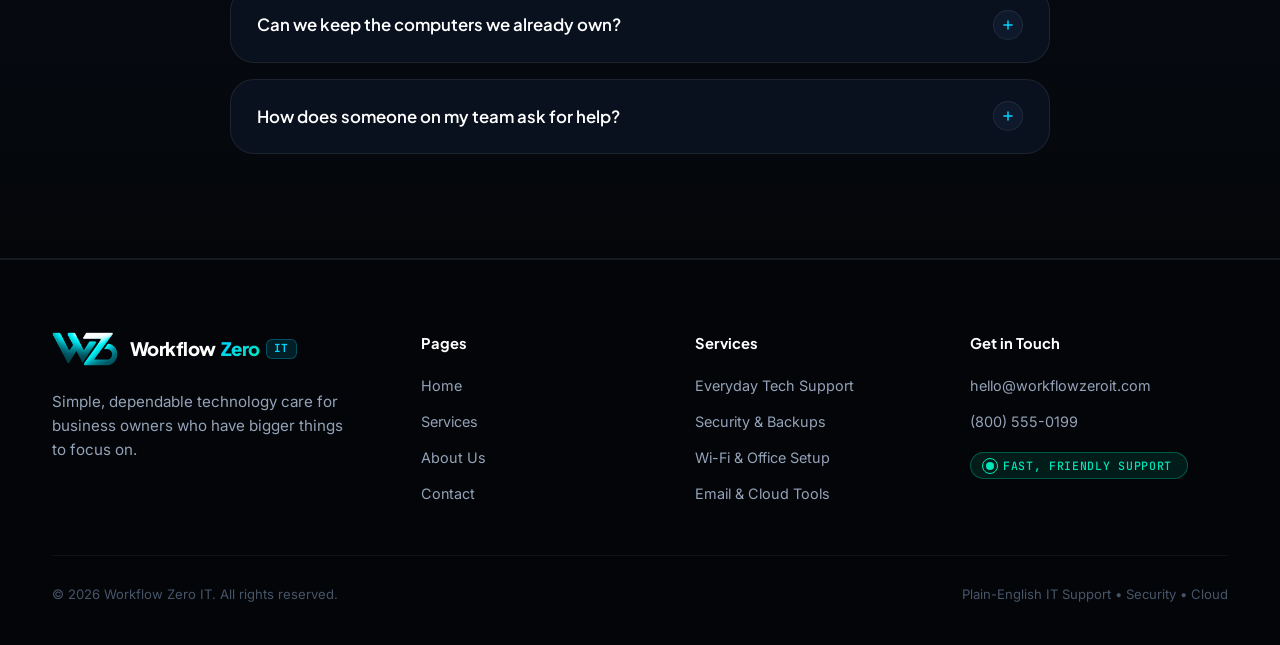
<file: contact.html>
<!DOCTYPE html>
<html lang="en">
<head>
  <meta charset="UTF-8" />
  <meta name="viewport" content="width=device-width, initial-scale=1.0" />
  <title>Contact — Workflow Zero IT</title>
  <meta name="description" content="Get in touch with Workflow Zero IT for a friendly, zero-pressure conversation about your business technology." />
  <link rel="icon" type="image/png" href="assets/brand/favicon.png" />
  <link rel="stylesheet" href="css/styles.css" />
</head>
<body>

  <!-- Navigation -->
  <header class="site-header">
    <div class="container nav-inner">
      <a href="index.html" class="brand-link" aria-label="Workflow Zero IT Home">
        <img src="assets/brand/logo-mark.png" alt="Workflow Zero IT Logo" class="brand-logo-mark" />
        <span class="brand-wordmark">Workflow <span class="brand-wordmark__zero">Zero</span><span class="brand-wordmark__it">IT</span></span>
      </a>

      <nav class="nav-links" aria-label="Primary Navigation">
        <a href="index.html" class="nav-link">Home</a>
        <a href="services.html" class="nav-link">Services</a>
        <a href="about.html" class="nav-link">About</a>
        <a href="contact.html" class="nav-link is-active">Contact</a>
      </nav>

      <div class="nav-actions">
        <div class="status-badge status-badge--mint nav-status">
          <span class="pulse-dot"></span>
          Live Help Ready
        </div>
        <a href="contact.html" class="btn btn--primary btn--sm">
          Let's Talk
          <svg viewBox="0 0 24 24" fill="none" stroke="currentColor" stroke-width="2.3" stroke-linecap="round" stroke-linejoin="round"><path d="M5 12h14M13 5l7 7-7 7"/></svg>
        </a>
        <button class="mobile-menu-btn" aria-label="Toggle Menu" aria-expanded="false">
          <svg width="20" height="20" viewBox="0 0 24 24" fill="none" stroke="currentColor" stroke-width="2.2" stroke-linecap="round"><path d="M4 7h16M4 12h16M4 17h16"/></svg>
        </button>
      </div>
    </div>
  </header>

  <!-- Mobile Drawer -->
  <div class="mobile-drawer" aria-label="Mobile Navigation">
    <a href="index.html" class="nav-link">Home</a>
    <a href="services.html" class="nav-link">Services</a>
    <a href="about.html" class="nav-link">About</a>
    <a href="contact.html" class="nav-link is-active">Contact</a>
    <a href="contact.html" class="btn btn--primary" style="margin-top: 0.5rem;">Let's Talk</a>
  </div>

  <main>
    <!-- Split Contact Hero & Form -->
    <section class="section" style="padding-top: 4rem;">
      <div class="ambient-orb ambient-orb--cyan" style="top: -80px; left: -120px;"></div>
      <div class="ambient-orb ambient-orb--mint" style="bottom: 0; right: -100px;"></div>

      <div class="container contact-grid">
        <!-- Left Sidebar: Warm Photo + Direct Info -->
        <div class="contact-sidebar" data-reveal>
          <div class="status-badge status-badge--mint" style="align-self: flex-start;">
            <span class="pulse-dot"></span>
            Fast, Friendly Replies
          </div>

          <h1 class="headline-2xl">
            Let's make your tech <span class="text-gradient">effortless.</span>
          </h1>

          <p class="body-lg">
            Tell us a little about your business. No sales script, no pressure—just a relaxed, helpful chat.
          </p>

          <div style="position: relative; margin-top: 0.5rem;">
            <div class="photo-frame">
              <img src="assets/images/contact-advisor.jpg" alt="Friendly Workflow Zero IT advisor chatting over coffee with a business owner" />
            </div>
            <div class="floating-glass" style="bottom: 14px; left: 14px;">
              <div class="floating-glass__icon floating-glass__icon--mint">
                <svg width="20" height="20" viewBox="0 0 24 24" fill="none" stroke="currentColor" stroke-width="2.2" stroke-linecap="round" stroke-linejoin="round"><path d="M18 8h1a4 4 0 0 1 0 8h-1"/><path d="M2 8h16v9a4 4 0 0 1-4 4H6a4 4 0 0 1-4-4V8z"/><line x1="6" y1="1" x2="6" y2="4"/><line x1="10" y1="1" x2="10" y2="4"/><line x1="14" y1="1" x2="14" y2="4"/></svg>
              </div>
              <div class="floating-glass__meta">
                <span class="floating-glass__label">Zero Pressure</span>
                <span class="floating-glass__title">Relaxed Intro Chat</span>
              </div>
            </div>
          </div>

          <div class="check-list">
            <a href="tel:+18005550199" class="check-row">
              <span class="check-icon"><svg width="13" height="13" viewBox="0 0 24 24" fill="none" stroke="currentColor" stroke-width="2.5" stroke-linecap="round" stroke-linejoin="round"><path d="M22 16.92v3a2 2 0 0 1-2.18 2 19.79 19.79 0 0 1-8.63-3.07 19.5 19.5 0 0 1-6-6 19.79 19.79 0 0 1-3.07-8.67A2 2 0 0 1 4.11 2h3a2 2 0 0 1 2 1.72c.127.96.361 1.903.7 2.81a2 2 0 0 1-.45 2.11L8.09 9.91a16 16 0 0 0 6 6l1.27-1.27a2 2 0 0 1 2.11-.45c.907.339 1.85.573 2.81.7A2 2 0 0 1 22 16.92z"/></svg></span>
              <span><strong>Call Us:</strong> (800) 555-0199</span>
            </a>
            <a href="mailto:hello@workflowzeroit.com" class="check-row">
              <span class="check-icon"><svg width="13" height="13" viewBox="0 0 24 24" fill="none" stroke="currentColor" stroke-width="2.5" stroke-linecap="round" stroke-linejoin="round"><path d="M4 4h16c1.1 0 2 .9 2 2v12c0 1.1-.9 2-2 2H4c-1.1 0-2-.9-2-2V6c0-1.1.9-2 2-2z"/><polyline points="22,6 12,13 2,6"/></svg></span>
              <span><strong>Email:</strong> hello@workflowzeroit.com</span>
            </a>
          </div>
        </div>

        <!-- Right Panel: Interactive Cybernetic Contact Form -->
        <div class="cyber-card contact-form-panel" data-reveal="scale" data-delay="100">
          <form id="workflow-zero-contact-form">
            <h2 class="headline-lg" style="margin-bottom: 0.35rem;">Send a quick note</h2>
            <p class="body-md" style="margin-bottom: 1.65rem;">Just share the basics and we'll reach right out.</p>

            <div class="form-grid-2">
              <div class="form-field">
                <label class="form-label" for="contact-name">Your Name</label>
                <input class="form-input" type="text" id="contact-name" name="name" placeholder="Alex Morgan" required />
              </div>

              <div class="form-field">
                <label class="form-label" for="contact-company">Business Name</label>
                <input class="form-input" type="text" id="contact-company" name="company" placeholder="Northstar Group" required />
              </div>
            </div>

            <div class="form-grid-2">
              <div class="form-field">
                <label class="form-label" for="contact-email">Work Email</label>
                <input class="form-input" type="email" id="contact-email" name="email" placeholder="alex@yourbusiness.com" required />
              </div>

              <div class="form-field">
                <label class="form-label" for="contact-phone">Phone (Optional)</label>
                <input class="form-input" type="tel" id="contact-phone" name="phone" placeholder="(555) 234-5678" />
              </div>
            </div>

            <div class="form-field">
              <span class="form-label">Roughly how many people on your team?</span>
              <div class="size-pills">
                <label class="size-pill">
                  <input type="radio" name="team_size" value="1-5" />
                  <span>1 – 5</span>
                </label>
                <label class="size-pill">
                  <input type="radio" name="team_size" value="6-15" checked />
                  <span>6 – 15</span>
                </label>
                <label class="size-pill">
                  <input type="radio" name="team_size" value="16-40" />
                  <span>16 – 40</span>
                </label>
                <label class="size-pill">
                  <input type="radio" name="team_size" value="40+" />
                  <span>40+</span>
                </label>
              </div>
            </div>

            <div class="form-field">
              <span class="form-label">What can we help with?</span>
              <div class="checkbox-grid">
                <label class="cyber-checkbox">
                  <input type="checkbox" name="interest" value="Everyday Support" checked />
                  <span class="cyber-checkbox__box">
                    <svg width="12" height="12" viewBox="0 0 24 24" fill="none" stroke="currentColor" stroke-width="3.2" stroke-linecap="round" stroke-linejoin="round"><polyline points="20 6 9 17 4 12"/></svg>
                  </span>
                  <span class="cyber-checkbox__text">Everyday tech help</span>
                </label>

                <label class="cyber-checkbox">
                  <input type="checkbox" name="interest" value="Security & Backups" />
                  <span class="cyber-checkbox__box">
                    <svg width="12" height="12" viewBox="0 0 24 24" fill="none" stroke="currentColor" stroke-width="3.2" stroke-linecap="round" stroke-linejoin="round"><polyline points="20 6 9 17 4 12"/></svg>
                  </span>
                  <span class="cyber-checkbox__text">Security &amp; backups</span>
                </label>

                <label class="cyber-checkbox">
                  <input type="checkbox" name="interest" value="Wi-Fi & Office Setup" />
                  <span class="cyber-checkbox__box">
                    <svg width="12" height="12" viewBox="0 0 24 24" fill="none" stroke="currentColor" stroke-width="3.2" stroke-linecap="round" stroke-linejoin="round"><polyline points="20 6 9 17 4 12"/></svg>
                  </span>
                  <span class="cyber-checkbox__text">Wi-Fi or office setup</span>
                </label>

                <label class="cyber-checkbox">
                  <input type="checkbox" name="interest" value="Email & Cloud" />
                  <span class="cyber-checkbox__box">
                    <svg width="12" height="12" viewBox="0 0 24 24" fill="none" stroke="currentColor" stroke-width="3.2" stroke-linecap="round" stroke-linejoin="round"><polyline points="20 6 9 17 4 12"/></svg>
                  </span>
                  <span class="cyber-checkbox__text">Email &amp; cloud files</span>
                </label>
              </div>
            </div>

            <div class="form-field">
              <label class="form-label" for="contact-note">Anything slowing your team down? (Optional)</label>
              <textarea class="form-textarea" id="contact-note" name="note" placeholder="In plain words—spotty Wi-Fi, hiring soon, worried about scam emails..."></textarea>
            </div>

            <button type="submit" class="btn btn--primary" style="width: 100%; margin-top: 0.25rem;">
              Send Message
              <svg viewBox="0 0 24 24" fill="none" stroke="currentColor" stroke-width="2.2" stroke-linecap="round" stroke-linejoin="round"><path d="M5 12h14M13 5l7 7-7 7"/></svg>
            </button>
          </form>

          <!-- Animated Confirmation View -->
          <div id="contact-success" class="form-success" aria-live="polite">
            <div class="cta-emblem">
              <img src="assets/brand/logo-mark.png" alt="" />
            </div>
            <div class="status-badge status-badge--mint">
              <span class="pulse-dot"></span>
              Message Received
            </div>
            <h3 class="headline-lg">Thanks, <span id="submitted-name" class="text-gradient">friend</span>!</h3>
            <p class="body-lg" style="max-width: 400px;">
              A friendly Workflow Zero IT advisor will reach right out to you shortly.
            </p>
            <button type="button" id="contact-reset-btn" class="btn btn--ghost btn--sm" style="margin-top: 0.75rem;">
              Send Another Note
            </button>
          </div>
        </div>
      </div>
    </section>

    <!-- Plain-English FAQ Accordion -->
    <section class="section section--surface">
      <div class="container">
        <div class="section-header section-header--center" data-reveal>
          <div class="status-badge status-badge--cyan">
            <span class="pulse-dot"></span>
            Common Questions
          </div>
          <h2 class="headline-xl">Quick, straightforward answers.</h2>
        </div>

        <div class="faq-list" data-reveal>
          <div class="faq-item is-open">
            <button type="button" class="faq-trigger" aria-expanded="true">
              <span>Do I need to understand tech to work with you?</span>
              <span class="faq-icon">
                <svg width="14" height="14" viewBox="0 0 24 24" fill="none" stroke="currentColor" stroke-width="2.5" stroke-linecap="round"><path d="M12 5v14M5 12h14"/></svg>
              </span>
            </button>
            <div class="faq-panel">
              <div class="faq-panel__inner">
                Not at all. Just tell us what's bugging your team in everyday words, and we take care of everything behind the scenes.
              </div>
            </div>
          </div>

          <div class="faq-item">
            <button type="button" class="faq-trigger" aria-expanded="false">
              <span>Will getting started interrupt our workday?</span>
              <span class="faq-icon">
                <svg width="14" height="14" viewBox="0 0 24 24" fill="none" stroke="currentColor" stroke-width="2.5" stroke-linecap="round"><path d="M12 5v14M5 12h14"/></svg>
              </span>
            </button>
            <div class="faq-panel">
              <div class="faq-panel__inner">
                No. We set everything up quietly in the background so your staff keeps working without missing a beat.
              </div>
            </div>
          </div>

          <div class="faq-item">
            <button type="button" class="faq-trigger" aria-expanded="false">
              <span>Can we keep the computers we already own?</span>
              <span class="faq-icon">
                <svg width="14" height="14" viewBox="0 0 24 24" fill="none" stroke="currentColor" stroke-width="2.5" stroke-linecap="round"><path d="M12 5v14M5 12h14"/></svg>
              </span>
            </button>
            <div class="faq-panel">
              <div class="faq-panel__inner">
                Yes! We tune up and protect the computers you already have, and only suggest upgrades when equipment truly wears out.
              </div>
            </div>
          </div>

          <div class="faq-item">
            <button type="button" class="faq-trigger" aria-expanded="false">
              <span>How does someone on my team ask for help?</span>
              <span class="faq-icon">
                <svg width="14" height="14" viewBox="0 0 24 24" fill="none" stroke="currentColor" stroke-width="2.5" stroke-linecap="round"><path d="M12 5v14M5 12h14"/></svg>
              </span>
            </button>
            <div class="faq-panel">
              <div class="faq-panel__inner">
                Just call or click our desktop help button—a friendly technician jumps right in fast, or visits your office in person if needed.
              </div>
            </div>
          </div>
        </div>
      </div>
    </section>
  </main>

  <!-- Footer -->
  <footer class="site-footer">
    <div class="container">
      <div class="footer-grid">
        <div class="footer-brand">
          <a href="index.html" class="brand-link">
            <img src="assets/brand/logo-mark.png" alt="Workflow Zero IT Logo" class="brand-logo-mark" />
            <span class="brand-wordmark">Workflow <span class="brand-wordmark__zero">Zero</span><span class="brand-wordmark__it">IT</span></span>
          </a>
          <p class="body-md">Simple, dependable technology care for business owners who have bigger things to focus on.</p>
        </div>

        <div class="footer-col">
          <h4>Pages</h4>
          <ul class="footer-links">
            <li><a href="index.html">Home</a></li>
            <li><a href="services.html">Services</a></li>
            <li><a href="about.html">About Us</a></li>
            <li><a href="contact.html">Contact</a></li>
          </ul>
        </div>

        <div class="footer-col">
          <h4>Services</h4>
          <ul class="footer-links">
            <li><a href="services.html#support">Everyday Tech Support</a></li>
            <li><a href="services.html#security">Security &amp; Backups</a></li>
            <li><a href="services.html#network">Wi-Fi &amp; Office Setup</a></li>
            <li><a href="services.html#cloud">Email &amp; Cloud Tools</a></li>
          </ul>
        </div>

        <div class="footer-col">
          <h4>Get in Touch</h4>
          <ul class="footer-links">
            <li><a href="mailto:hello@workflowzeroit.com">hello@workflowzeroit.com</a></li>
            <li><a href="tel:+18005550199">(800) 555-0199</a></li>
            <li style="margin-top: 0.4rem;">
              <span class="status-badge status-badge--mint"><span class="pulse-dot"></span> Fast, Friendly Support</span>
            </li>
          </ul>
        </div>
      </div>

      <div class="footer-bottom">
        <span>&copy; 2026 Workflow Zero IT. All rights reserved.</span>
        <span>Plain-English IT Support &bull; Security &bull; Cloud</span>
      </div>
    </div>
  </footer>

  <script src="js/main.js"></script>
</body>
</html>
</file>
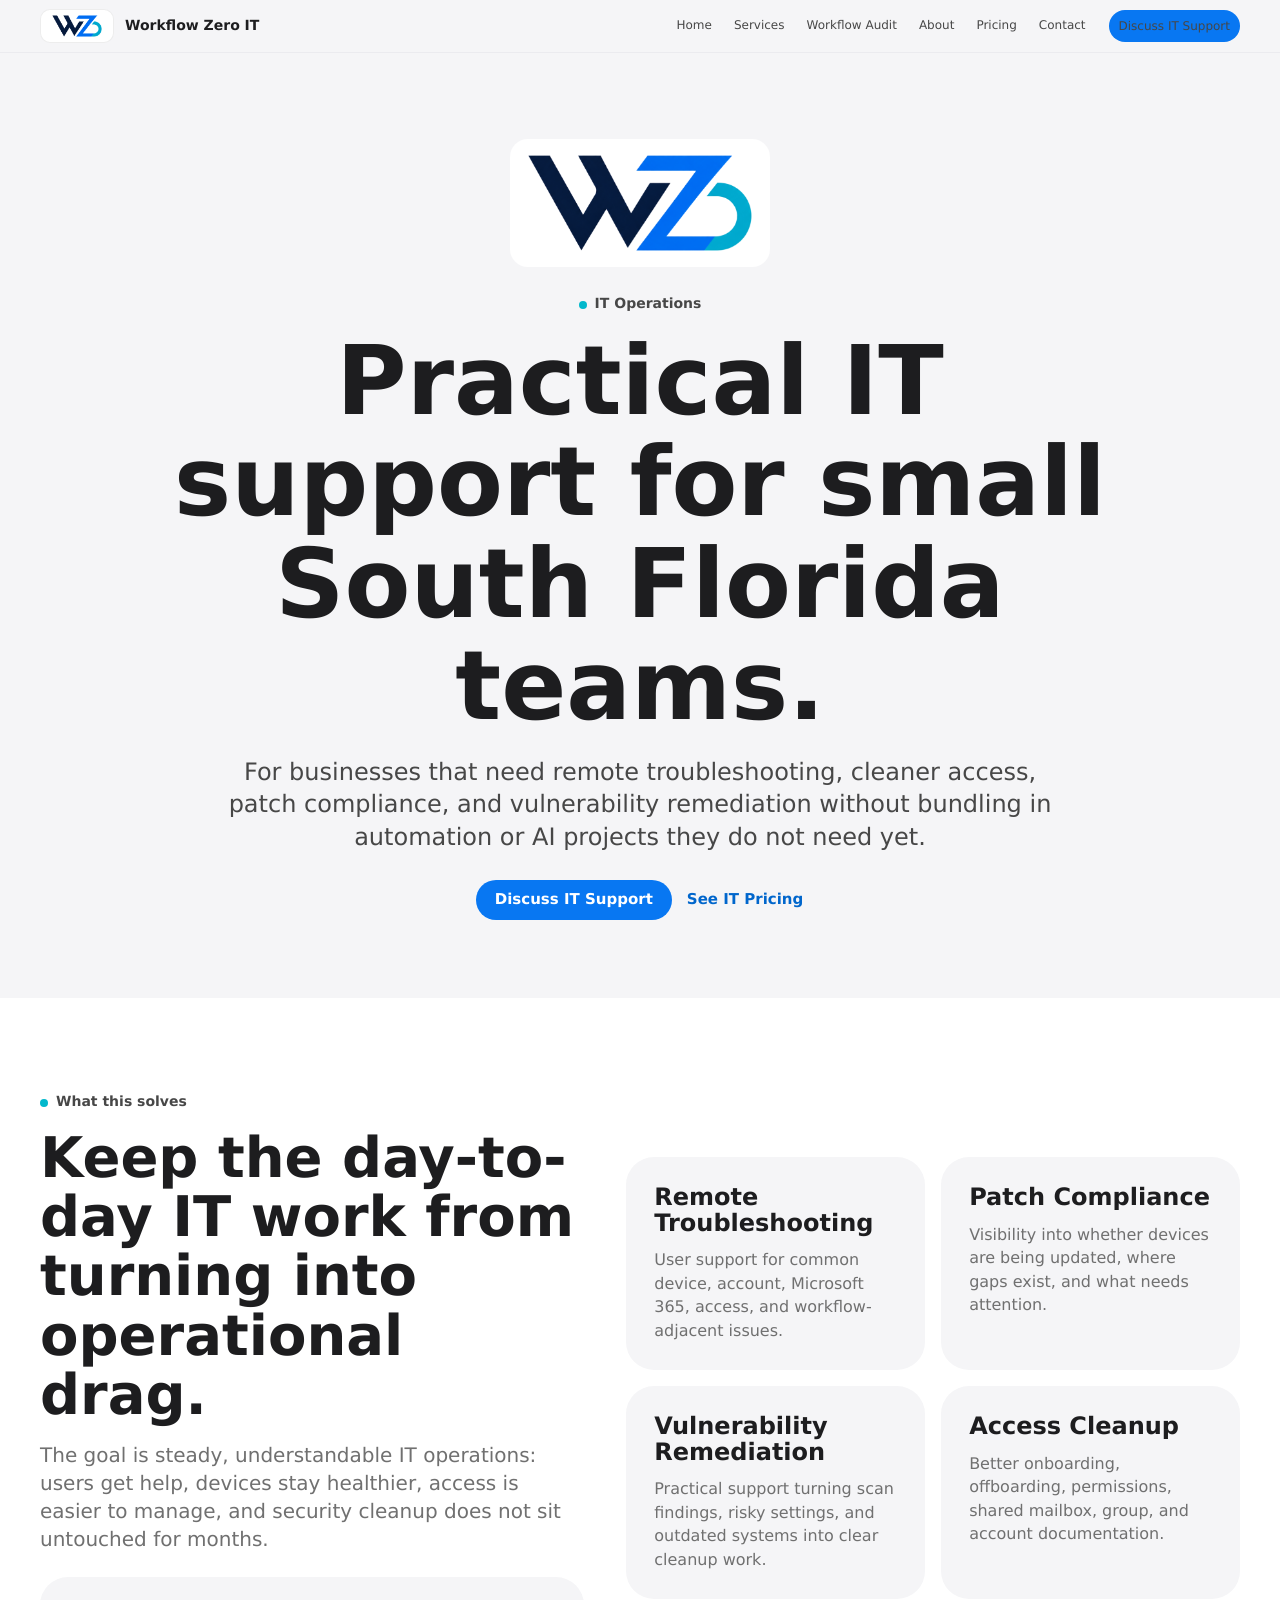
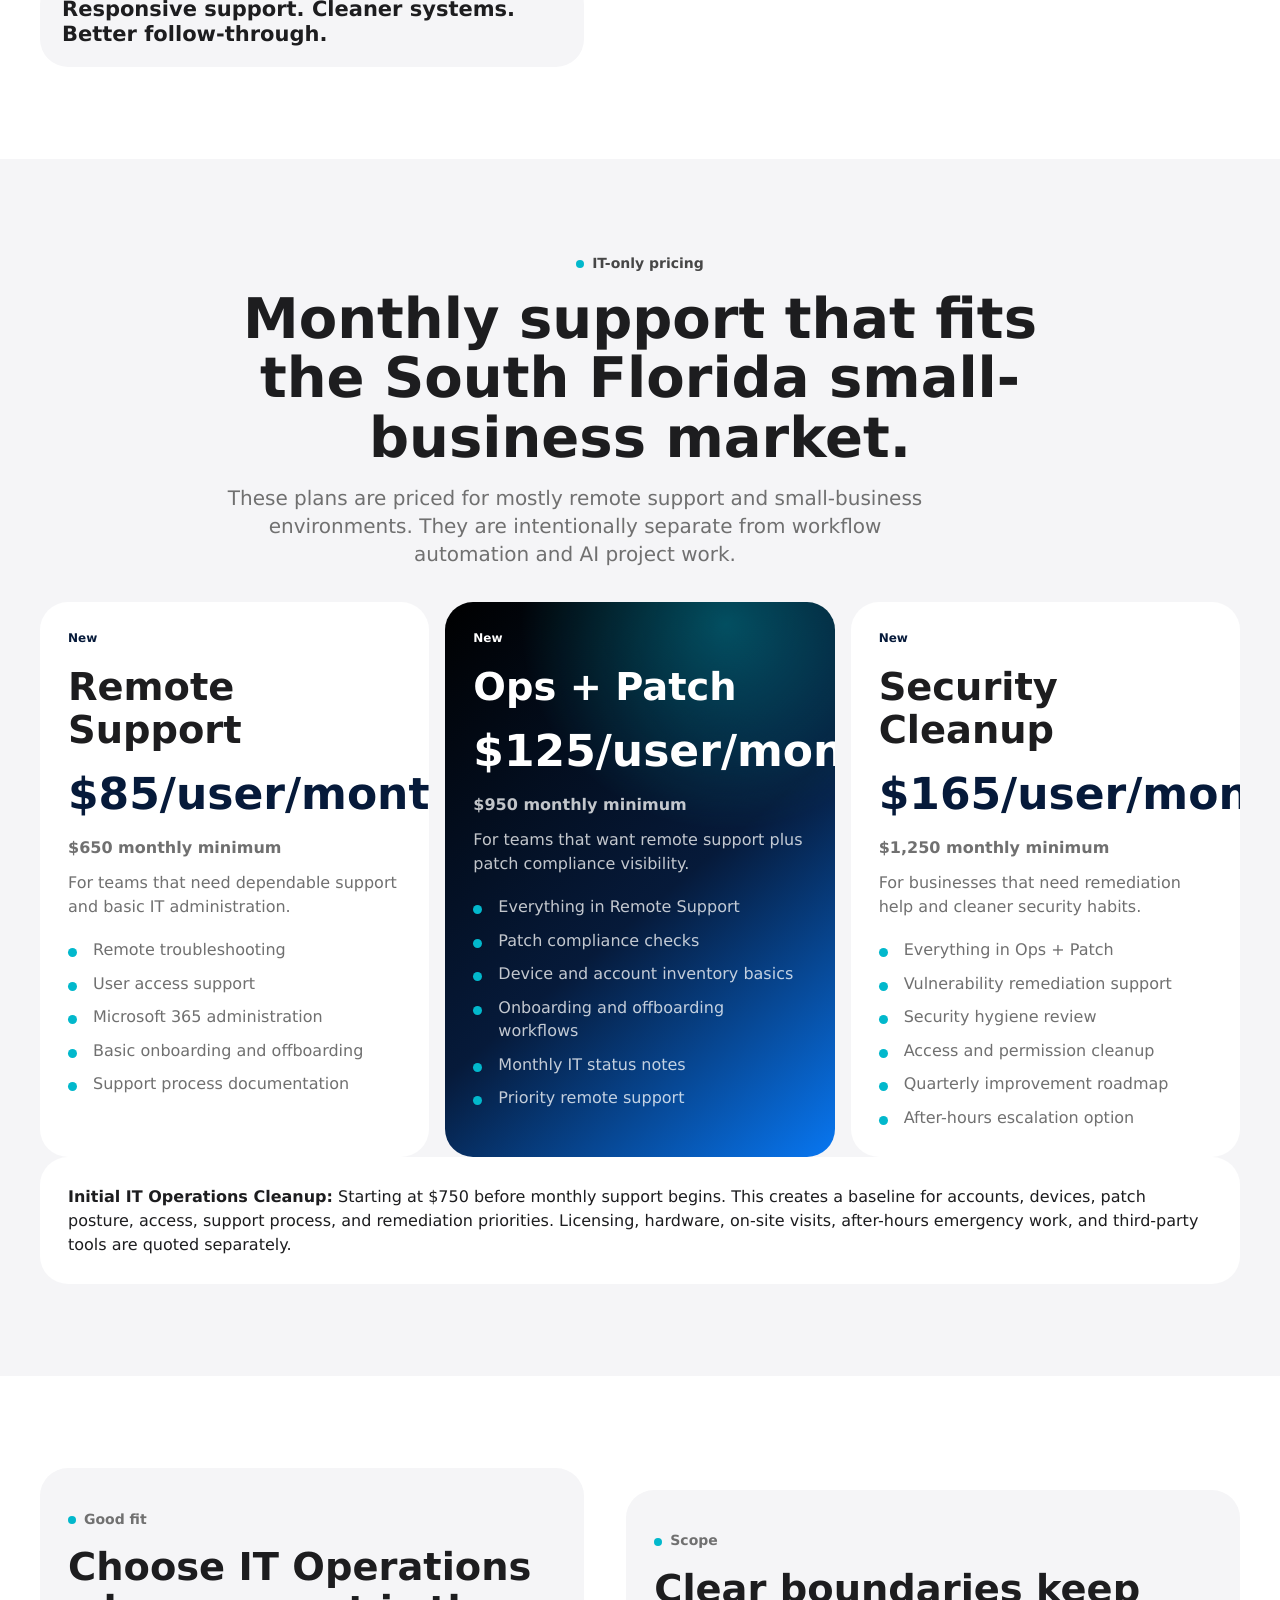
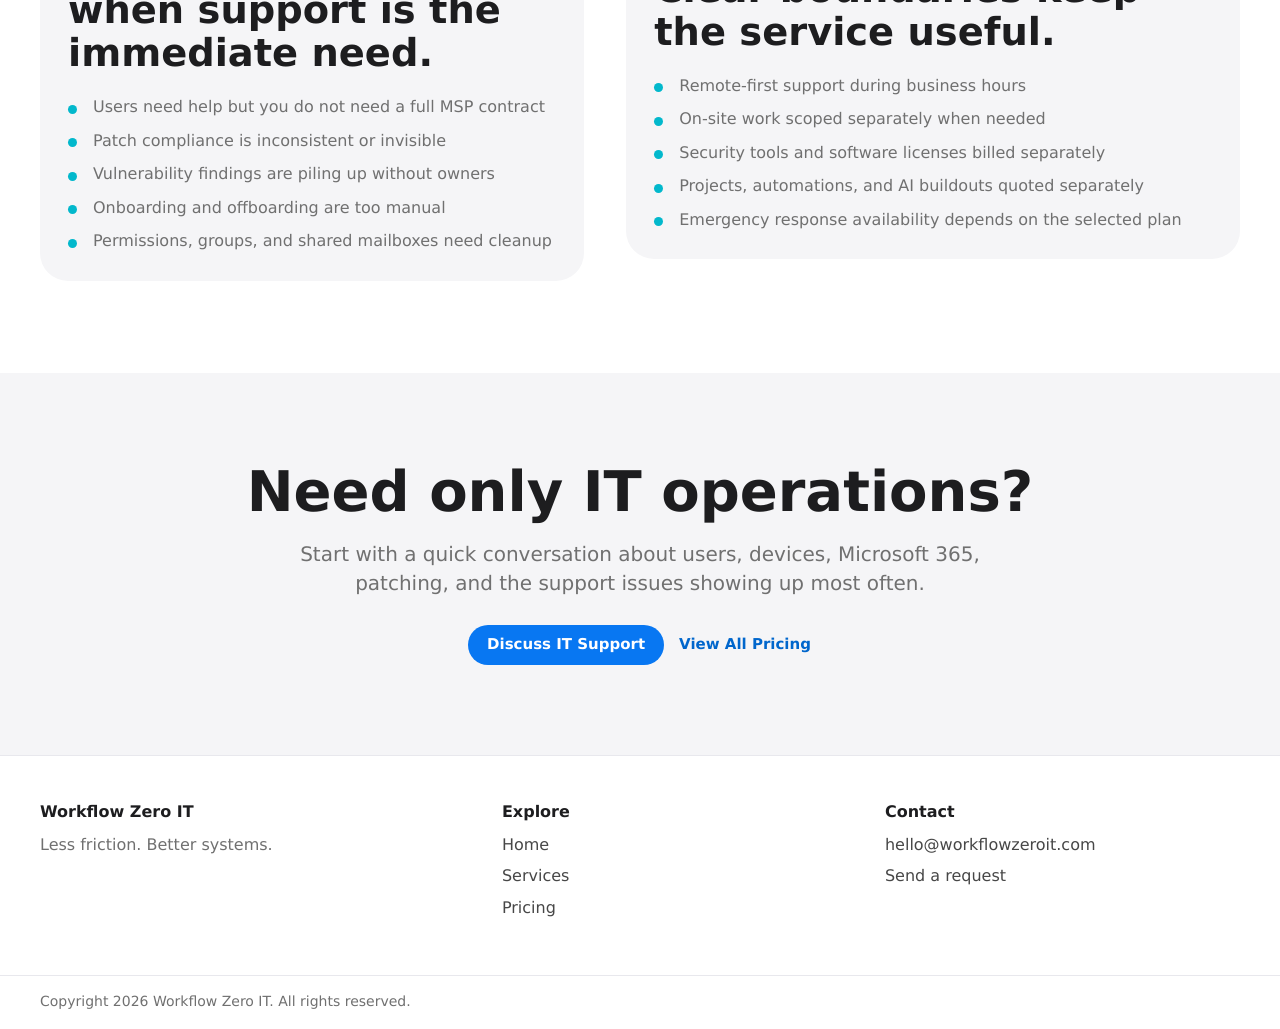
<file: it-operations.html>
<!doctype html>
<html lang="en">
<head>
  <meta charset="utf-8">
  <meta name="viewport" content="width=device-width, initial-scale=1">
  <meta name="description" content="IT operations support from Workflow Zero IT, including remote troubleshooting, patch compliance, vulnerability remediation, Microsoft 365 administration, and access cleanup.">
  <title>IT Operations | Workflow Zero IT</title>
  <link rel="stylesheet" href="styles.css">
</head>
<body>
  <header class="site-header">
    <div class="container nav">
      <a class="brand" href="index.html"><img src="assets/workflow-zero-logo.png" alt="Workflow Zero IT logo"><span>Workflow Zero IT</span></a>
      <button class="menu-toggle" type="button" aria-label="Toggle navigation" aria-expanded="false"><span></span><span></span><span></span></button>
      <nav class="nav-links" aria-label="Main navigation">
        <a href="index.html">Home</a><a href="services.html">Services</a><a href="workflow-audit.html">Workflow Audit</a><a href="about.html">About</a><a href="pricing.html">Pricing</a><a href="contact.html">Contact</a>
        <a class="nav-cta" href="mailto:hello@workflowzeroit.com?subject=Discuss%20IT%20Operations%20Support">Discuss IT Support</a>
      </nav>
    </div>
  </header>
  <main>
    <section class="page-hero">
      <div class="container reveal">
        <img class="mini-logo" src="assets/workflow-zero-logo.png" alt="Workflow Zero IT logo">
        <p class="eyebrow">IT Operations</p>
        <h1>Practical IT support for small South Florida teams.</h1>
        <p class="lead">For businesses that need remote troubleshooting, cleaner access, patch compliance, and vulnerability remediation without bundling in automation or AI projects they do not need yet.</p>
        <div class="hero-actions"><a class="btn primary" href="mailto:hello@workflowzeroit.com?subject=Discuss%20IT%20Operations%20Support">Discuss IT Support</a><a class="btn ghost" href="#it-pricing">See IT Pricing</a></div>
      </div>
    </section>

    <section class="white-section">
      <div class="container split-grid">
        <div class="reveal">
          <p class="eyebrow">What this solves</p>
          <h2>Keep the day-to-day IT work from turning into operational drag.</h2>
          <p class="section-lead">The goal is steady, understandable IT operations: users get help, devices stay healthier, access is easier to manage, and security cleanup does not sit untouched for months.</p>
          <div class="promise">Responsive support. Cleaner systems. Better follow-through.</div>
        </div>
        <div class="grid-2 reveal">
          <div class="card"><h3>Remote Troubleshooting</h3><p>User support for common device, account, Microsoft 365, access, and workflow-adjacent issues.</p></div>
          <div class="card"><h3>Patch Compliance</h3><p>Visibility into whether devices are being updated, where gaps exist, and what needs attention.</p></div>
          <div class="card"><h3>Vulnerability Remediation</h3><p>Practical support turning scan findings, risky settings, and outdated systems into clear cleanup work.</p></div>
          <div class="card"><h3>Access Cleanup</h3><p>Better onboarding, offboarding, permissions, shared mailbox, group, and account documentation.</p></div>
        </div>
      </div>
    </section>

    <section id="it-pricing" class="light-section">
      <div class="container">
        <div class="section-header center reveal">
          <p class="eyebrow">IT-only pricing</p>
          <h2>Monthly support that fits the South Florida small-business market.</h2>
          <p class="section-lead">These plans are priced for mostly remote support and small-business environments. They are intentionally separate from workflow automation and AI project work.</p>
        </div>
        <div class="grid-3">
          <article class="price-card reveal">
            <h2>Remote Support</h2>
            <div class="price">$85/user/month</div>
            <p><strong>$650 monthly minimum</strong></p>
            <p>For teams that need dependable support and basic IT administration.</p>
            <ul class="check-list">
              <li>Remote troubleshooting</li>
              <li>User access support</li>
              <li>Microsoft 365 administration</li>
              <li>Basic onboarding and offboarding</li>
              <li>Support process documentation</li>
            </ul>
          </article>
          <article class="price-card featured reveal">
            <h2>Ops + Patch</h2>
            <div class="price">$125/user/month</div>
            <p><strong>$950 monthly minimum</strong></p>
            <p>For teams that want remote support plus patch compliance visibility.</p>
            <ul class="check-list">
              <li>Everything in Remote Support</li>
              <li>Patch compliance checks</li>
              <li>Device and account inventory basics</li>
              <li>Onboarding and offboarding workflows</li>
              <li>Monthly IT status notes</li>
              <li>Priority remote support</li>
            </ul>
          </article>
          <article class="price-card reveal">
            <h2>Security Cleanup</h2>
            <div class="price">$165/user/month</div>
            <p><strong>$1,250 monthly minimum</strong></p>
            <p>For businesses that need remediation help and cleaner security habits.</p>
            <ul class="check-list">
              <li>Everything in Ops + Patch</li>
              <li>Vulnerability remediation support</li>
              <li>Security hygiene review</li>
              <li>Access and permission cleanup</li>
              <li>Quarterly improvement roadmap</li>
              <li>After-hours escalation option</li>
            </ul>
          </article>
        </div>
        <div class="card reveal">
          <strong>Initial IT Operations Cleanup:</strong> Starting at $750 before monthly support begins. This creates a baseline for accounts, devices, patch posture, access, support process, and remediation priorities.
          <span>Licensing, hardware, on-site visits, after-hours emergency work, and third-party tools are quoted separately.</span>
        </div>
      </div>
    </section>

    <section class="white-section">
      <div class="container split-grid">
        <div class="card reveal">
          <p class="eyebrow">Good fit</p>
          <h2>Choose IT Operations when support is the immediate need.</h2>
          <ul class="check-list">
            <li>Users need help but you do not need a full MSP contract</li>
            <li>Patch compliance is inconsistent or invisible</li>
            <li>Vulnerability findings are piling up without owners</li>
            <li>Onboarding and offboarding are too manual</li>
            <li>Permissions, groups, and shared mailboxes need cleanup</li>
          </ul>
        </div>
        <div class="card reveal">
          <p class="eyebrow">Scope</p>
          <h2>Clear boundaries keep the service useful.</h2>
          <ul class="check-list">
            <li>Remote-first support during business hours</li>
            <li>On-site work scoped separately when needed</li>
            <li>Security tools and software licenses billed separately</li>
            <li>Projects, automations, and AI buildouts quoted separately</li>
            <li>Emergency response availability depends on the selected plan</li>
          </ul>
        </div>
      </div>
    </section>

    <section class="final-cta">
      <div class="container reveal">
        <h2>Need only IT operations?</h2>
        <p>Start with a quick conversation about users, devices, Microsoft 365, patching, and the support issues showing up most often.</p>
        <div class="cta-row center"><a class="btn primary" href="mailto:hello@workflowzeroit.com?subject=Discuss%20IT%20Operations%20Support">Discuss IT Support</a><a class="btn ghost" href="pricing.html">View All Pricing</a></div>
      </div>
    </section>
  </main>
  <footer class="site-footer">
    <div class="container footer-grid"><div><h3>Workflow Zero IT</h3><p>Less friction. Better systems.</p></div><div><h3>Explore</h3><a href="index.html">Home</a><a href="services.html">Services</a><a href="pricing.html">Pricing</a></div><div><h3>Contact</h3><a href="mailto:hello@workflowzeroit.com">hello@workflowzeroit.com</a><a href="contact.html">Send a request</a></div></div>
    <div class="footer-bottom"><div class="container">Copyright 2026 Workflow Zero IT. All rights reserved.</div></div>
  </footer>
  <script src="script.js"></script>
</body>
</html>
</file>
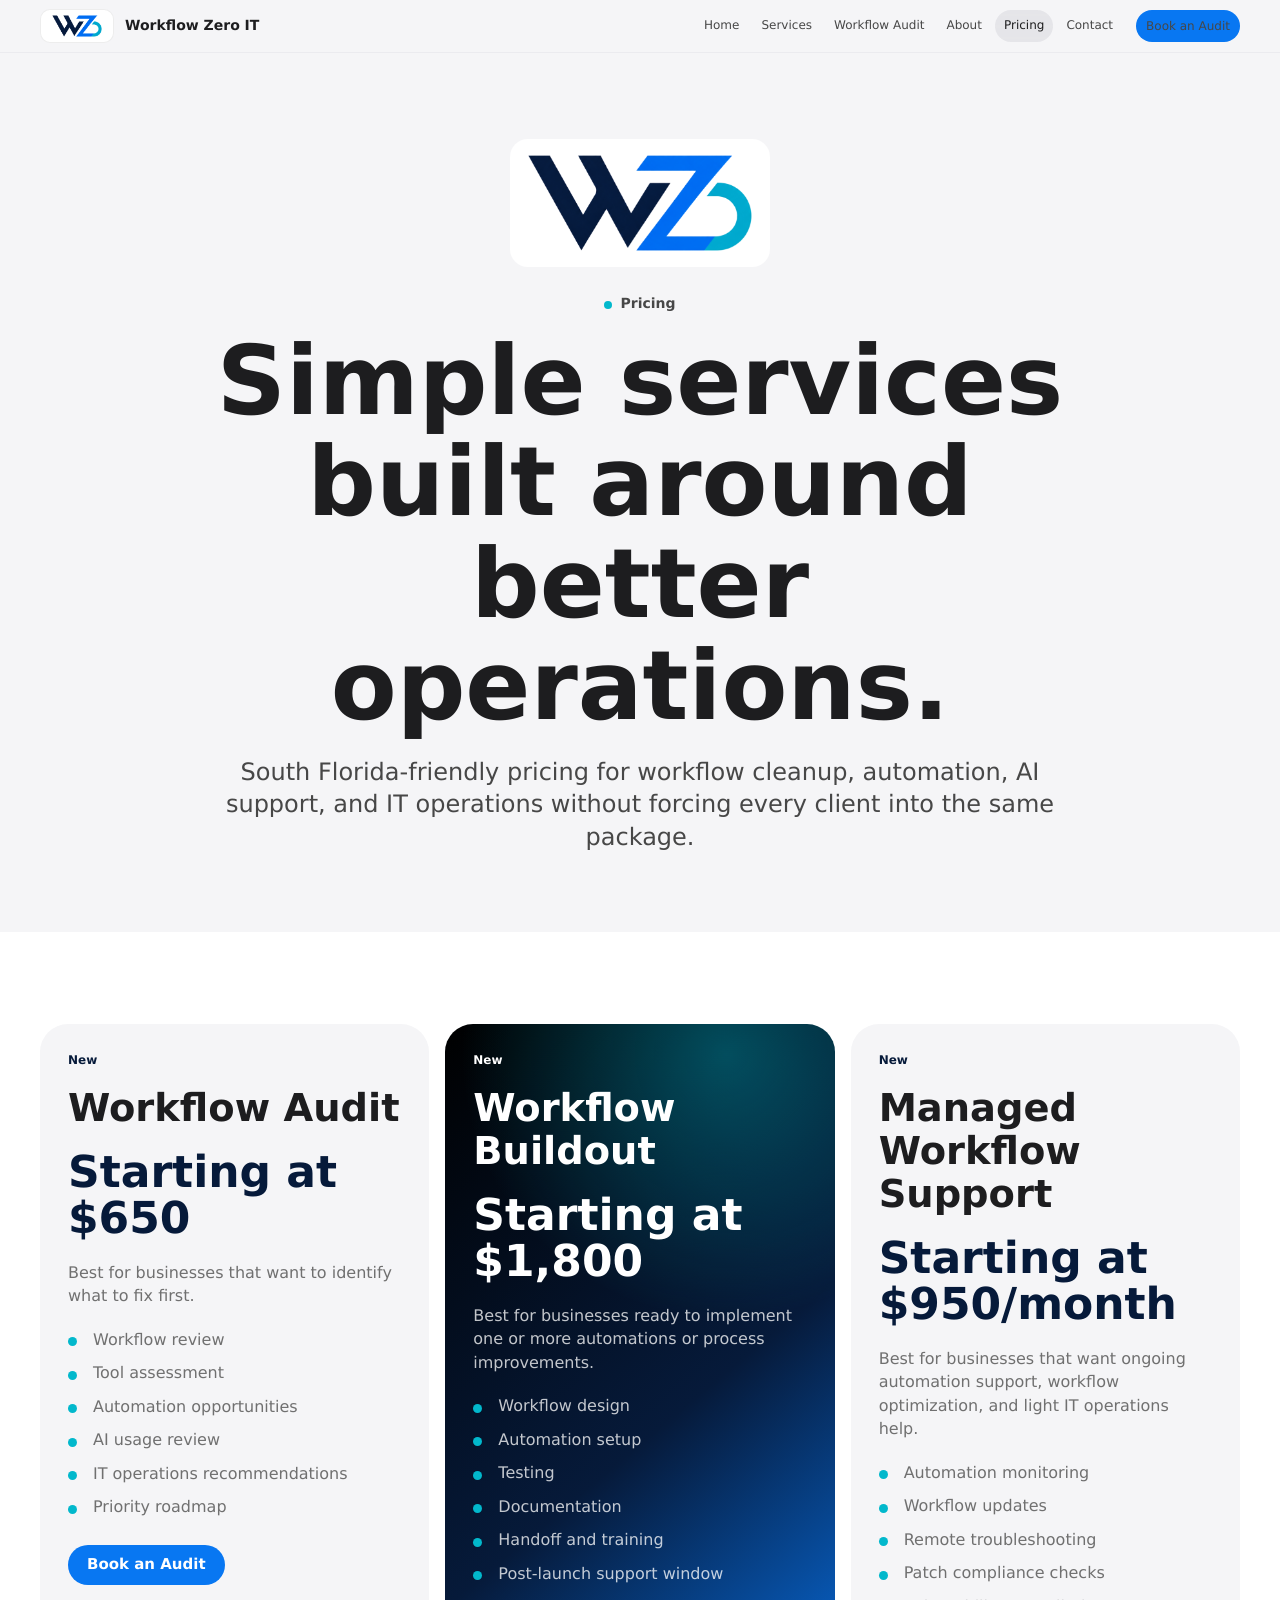
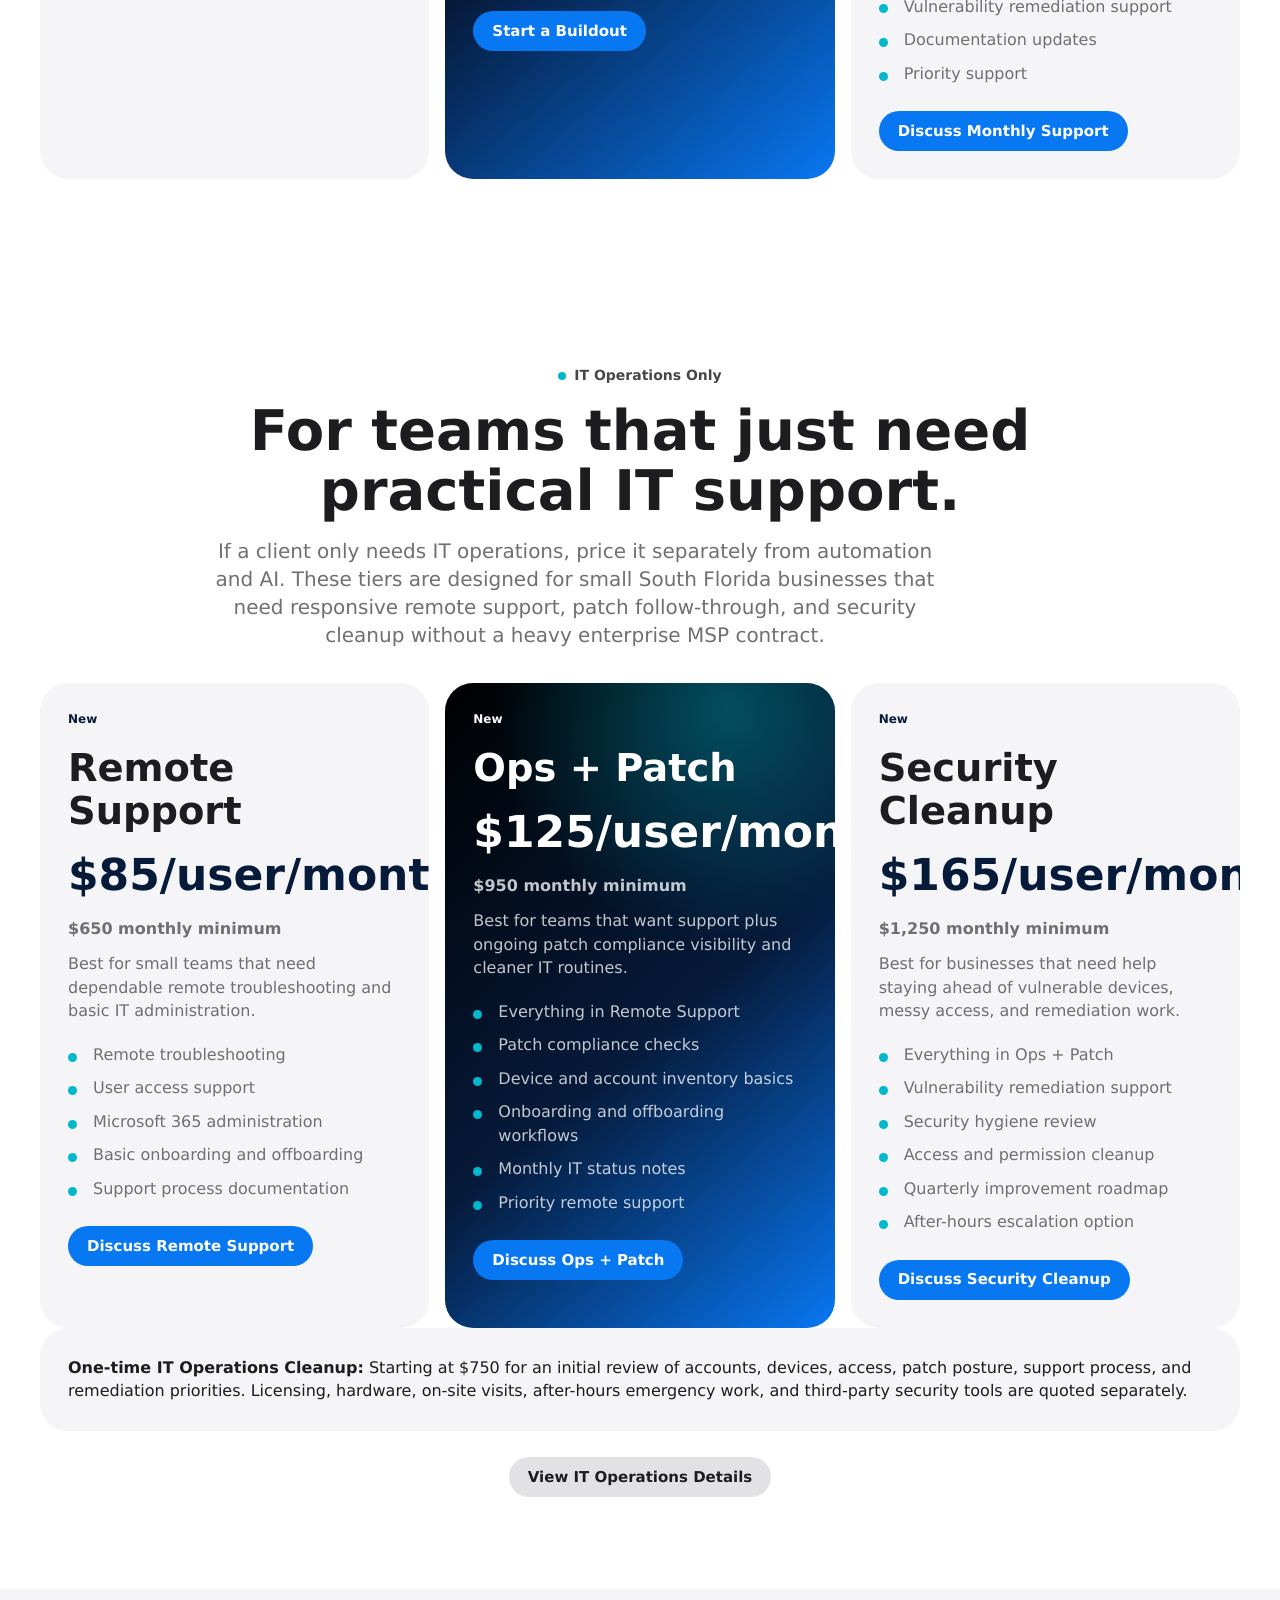
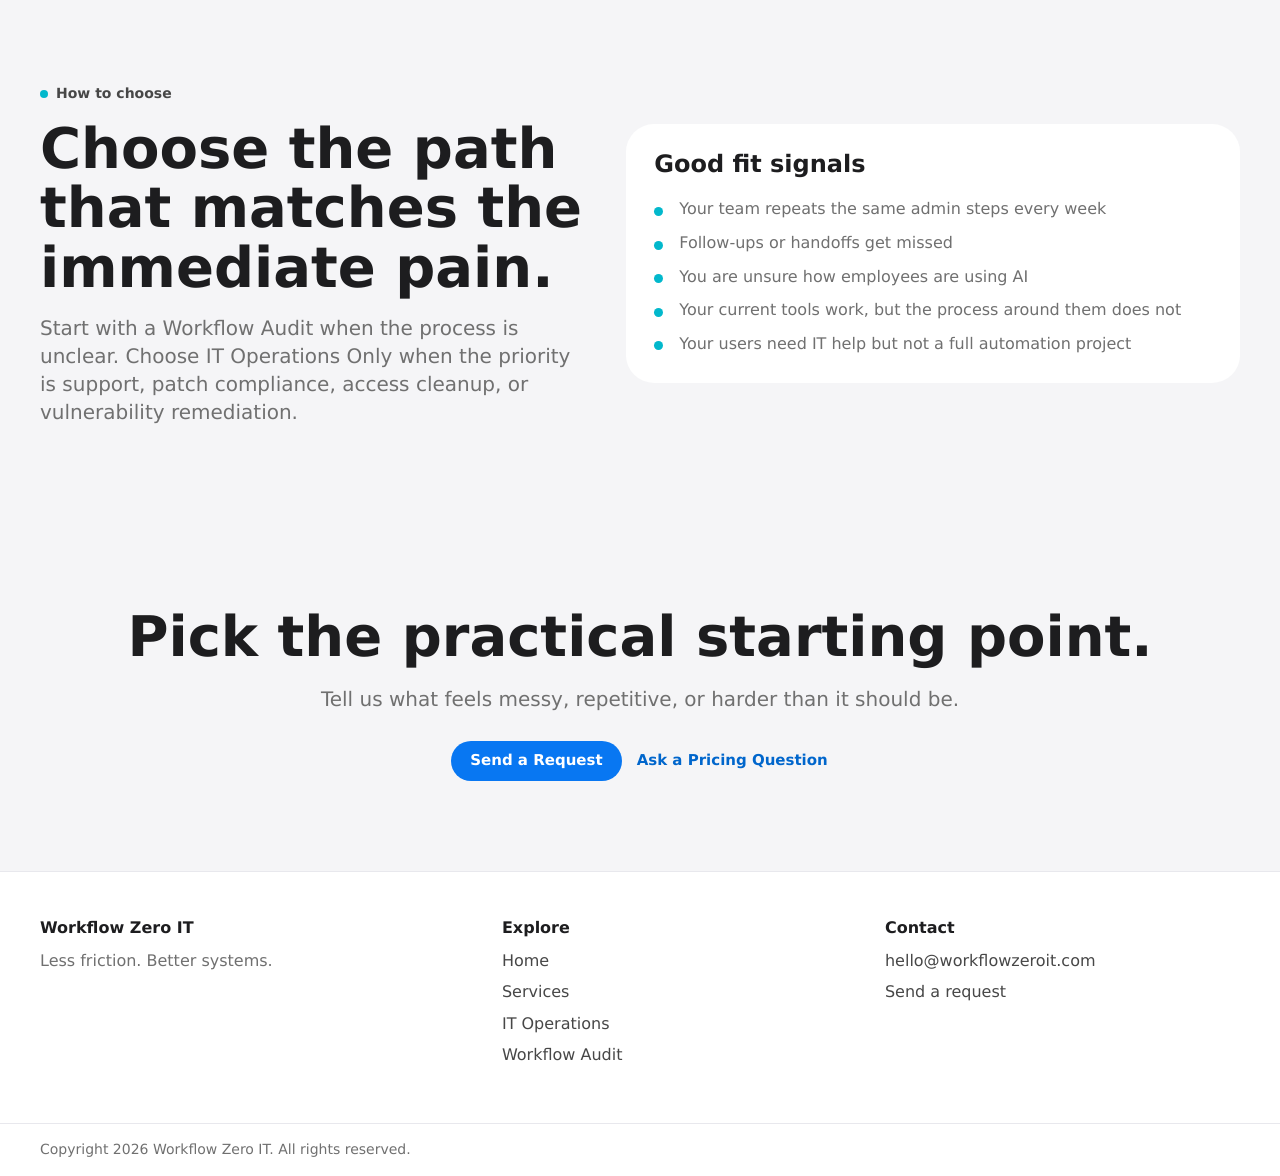
<file: pricing.html>
<!doctype html>
<html lang="en">
<head>
  <meta charset="utf-8">
  <meta name="viewport" content="width=device-width, initial-scale=1">
  <meta name="description" content="Workflow Zero IT pricing for workflow audits, automation buildouts, managed support, and IT operations services in South Florida.">
  <title>Pricing | Workflow Zero IT</title>
  <link rel="stylesheet" href="styles.css">
</head>
<body>
  <header class="site-header">
    <div class="container nav">
      <a class="brand" href="index.html"><img src="assets/workflow-zero-logo.png" alt="Workflow Zero IT logo"><span>Workflow Zero IT</span></a>
      <button class="menu-toggle" type="button" aria-label="Toggle navigation" aria-expanded="false"><span></span><span></span><span></span></button>
      <nav class="nav-links" aria-label="Main navigation">
        <a href="index.html">Home</a><a href="services.html">Services</a><a href="workflow-audit.html">Workflow Audit</a><a href="about.html">About</a><a href="pricing.html">Pricing</a><a href="contact.html">Contact</a>
        <a class="nav-cta" href="mailto:hello@workflowzeroit.com?subject=Book%20a%20Workflow%20Audit">Book an Audit</a>
      </nav>
    </div>
  </header>
  <main>
    <section class="page-hero">
      <div class="container reveal">
        <img class="mini-logo" src="assets/workflow-zero-logo.png" alt="Workflow Zero IT logo">
        <p class="eyebrow">Pricing</p>
        <h1>Simple services built around better operations.</h1>
        <p class="lead">South Florida-friendly pricing for workflow cleanup, automation, AI support, and IT operations without forcing every client into the same package.</p>
      </div>
    </section>

    <section class="white-section">
      <div class="container grid-3">
        <article class="price-card reveal">
          <h2>Workflow Audit</h2>
          <div class="price">Starting at $650</div>
          <p>Best for businesses that want to identify what to fix first.</p>
          <ul class="check-list">
            <li>Workflow review</li>
            <li>Tool assessment</li>
            <li>Automation opportunities</li>
            <li>AI usage review</li>
            <li>IT operations recommendations</li>
            <li>Priority roadmap</li>
          </ul>
          <div class="cta-row"><a class="btn primary" href="mailto:hello@workflowzeroit.com?subject=Book%20an%20Audit">Book an Audit</a></div>
        </article>
        <article class="price-card featured reveal">
          <h2>Workflow Buildout</h2>
          <div class="price">Starting at $1,800</div>
          <p>Best for businesses ready to implement one or more automations or process improvements.</p>
          <ul class="check-list">
            <li>Workflow design</li>
            <li>Automation setup</li>
            <li>Testing</li>
            <li>Documentation</li>
            <li>Handoff and training</li>
            <li>Post-launch support window</li>
          </ul>
          <div class="cta-row"><a class="btn primary" href="mailto:hello@workflowzeroit.com?subject=Start%20a%20Workflow%20Buildout">Start a Buildout</a></div>
        </article>
        <article class="price-card reveal">
          <h2>Managed Workflow Support</h2>
          <div class="price">Starting at $950/month</div>
          <p>Best for businesses that want ongoing automation support, workflow optimization, and light IT operations help.</p>
          <ul class="check-list">
            <li>Automation monitoring</li>
            <li>Workflow updates</li>
            <li>Remote troubleshooting</li>
            <li>Patch compliance checks</li>
            <li>Vulnerability remediation support</li>
            <li>Documentation updates</li>
            <li>Priority support</li>
          </ul>
          <div class="cta-row"><a class="btn primary" href="mailto:hello@workflowzeroit.com?subject=Discuss%20Monthly%20Support">Discuss Monthly Support</a></div>
        </article>
      </div>
    </section>

    <section class="white-section">
      <div class="container">
        <div class="section-header center reveal">
          <p class="eyebrow">IT Operations Only</p>
          <h2>For teams that just need practical IT support.</h2>
          <p class="section-lead">If a client only needs IT operations, price it separately from automation and AI. These tiers are designed for small South Florida businesses that need responsive remote support, patch follow-through, and security cleanup without a heavy enterprise MSP contract.</p>
        </div>
        <div class="grid-3">
          <article class="price-card reveal">
            <h2>Remote Support</h2>
            <div class="price">$85/user/month</div>
            <p><strong>$650 monthly minimum</strong></p>
            <p>Best for small teams that need dependable remote troubleshooting and basic IT administration.</p>
            <ul class="check-list">
              <li>Remote troubleshooting</li>
              <li>User access support</li>
              <li>Microsoft 365 administration</li>
              <li>Basic onboarding and offboarding</li>
              <li>Support process documentation</li>
            </ul>
            <div class="cta-row"><a class="btn primary" href="mailto:hello@workflowzeroit.com?subject=Remote%20Support%20Plan">Discuss Remote Support</a></div>
          </article>
          <article class="price-card featured reveal">
            <h2>Ops + Patch</h2>
            <div class="price">$125/user/month</div>
            <p><strong>$950 monthly minimum</strong></p>
            <p>Best for teams that want support plus ongoing patch compliance visibility and cleaner IT routines.</p>
            <ul class="check-list">
              <li>Everything in Remote Support</li>
              <li>Patch compliance checks</li>
              <li>Device and account inventory basics</li>
              <li>Onboarding and offboarding workflows</li>
              <li>Monthly IT status notes</li>
              <li>Priority remote support</li>
            </ul>
            <div class="cta-row"><a class="btn primary" href="mailto:hello@workflowzeroit.com?subject=Ops%20and%20Patch%20Plan">Discuss Ops + Patch</a></div>
          </article>
          <article class="price-card reveal">
            <h2>Security Cleanup</h2>
            <div class="price">$165/user/month</div>
            <p><strong>$1,250 monthly minimum</strong></p>
            <p>Best for businesses that need help staying ahead of vulnerable devices, messy access, and remediation work.</p>
            <ul class="check-list">
              <li>Everything in Ops + Patch</li>
              <li>Vulnerability remediation support</li>
              <li>Security hygiene review</li>
              <li>Access and permission cleanup</li>
              <li>Quarterly improvement roadmap</li>
              <li>After-hours escalation option</li>
            </ul>
            <div class="cta-row"><a class="btn primary" href="mailto:hello@workflowzeroit.com?subject=Security%20Cleanup%20Plan">Discuss Security Cleanup</a></div>
          </article>
        </div>
        <div class="card reveal">
          <strong>One-time IT Operations Cleanup:</strong> Starting at $750 for an initial review of accounts, devices, access, patch posture, support process, and remediation priorities.
          <span>Licensing, hardware, on-site visits, after-hours emergency work, and third-party security tools are quoted separately.</span>
        </div>
        <div class="cta-row center reveal"><a class="btn secondary" href="it-operations.html">View IT Operations Details</a></div>
      </div>
    </section>

    <section class="light-section">
      <div class="container split-grid">
        <div class="reveal">
          <p class="eyebrow">How to choose</p>
          <h2>Choose the path that matches the immediate pain.</h2>
          <p class="section-lead">Start with a Workflow Audit when the process is unclear. Choose IT Operations Only when the priority is support, patch compliance, access cleanup, or vulnerability remediation.</p>
        </div>
        <div class="card reveal">
          <h3>Good fit signals</h3>
          <ul class="check-list">
            <li>Your team repeats the same admin steps every week</li>
            <li>Follow-ups or handoffs get missed</li>
            <li>You are unsure how employees are using AI</li>
            <li>Your current tools work, but the process around them does not</li>
            <li>Your users need IT help but not a full automation project</li>
          </ul>
        </div>
      </div>
    </section>

    <section class="final-cta">
      <div class="container reveal">
        <h2>Pick the practical starting point.</h2>
        <p>Tell us what feels messy, repetitive, or harder than it should be.</p>
        <div class="cta-row center"><a class="btn primary" href="contact.html">Send a Request</a><a class="btn ghost" href="mailto:hello@workflowzeroit.com?subject=Pricing%20Question">Ask a Pricing Question</a></div>
      </div>
    </section>
  </main>
  <footer class="site-footer">
    <div class="container footer-grid"><div><h3>Workflow Zero IT</h3><p>Less friction. Better systems.</p></div><div><h3>Explore</h3><a href="index.html">Home</a><a href="services.html">Services</a><a href="it-operations.html">IT Operations</a><a href="workflow-audit.html">Workflow Audit</a></div><div><h3>Contact</h3><a href="mailto:hello@workflowzeroit.com">hello@workflowzeroit.com</a><a href="contact.html">Send a request</a></div></div>
    <div class="footer-bottom"><div class="container">Copyright 2026 Workflow Zero IT. All rights reserved.</div></div>
  </footer>
  <script src="script.js"></script>
</body>
</html>
</file>
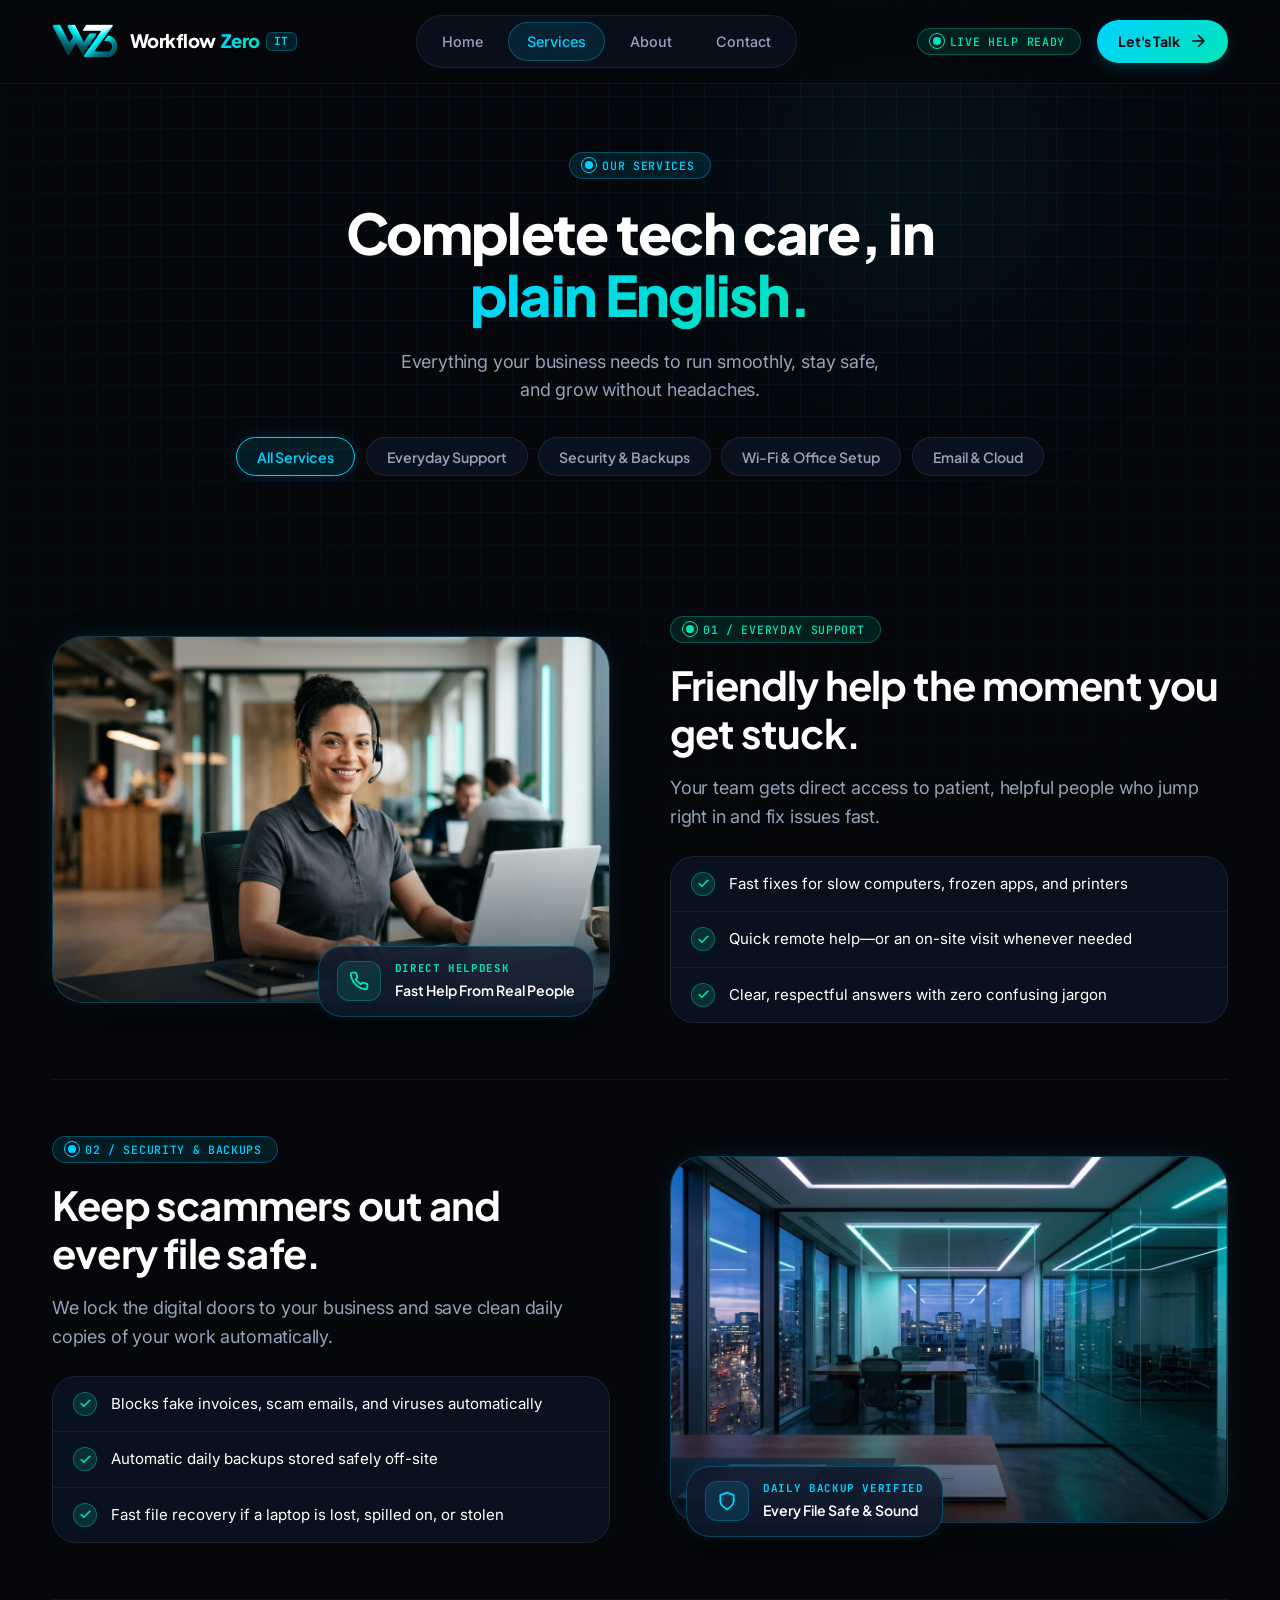
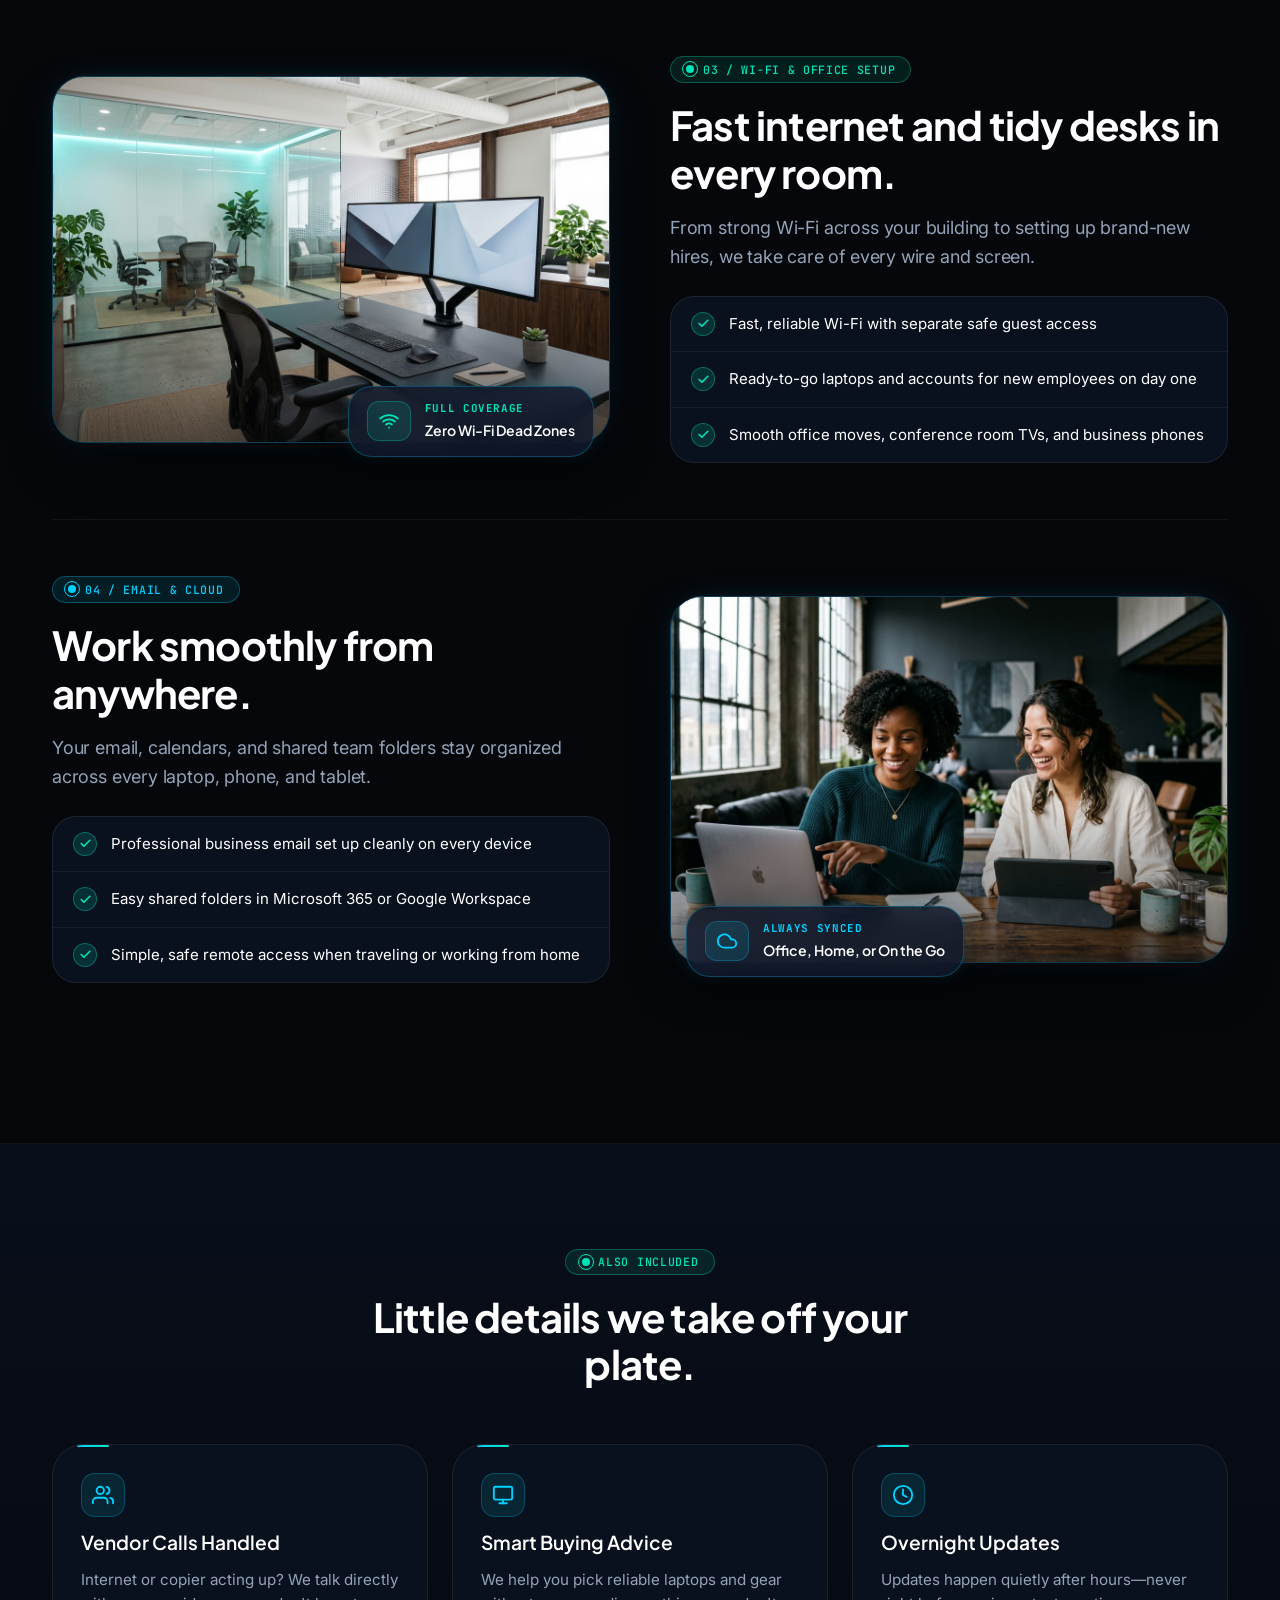
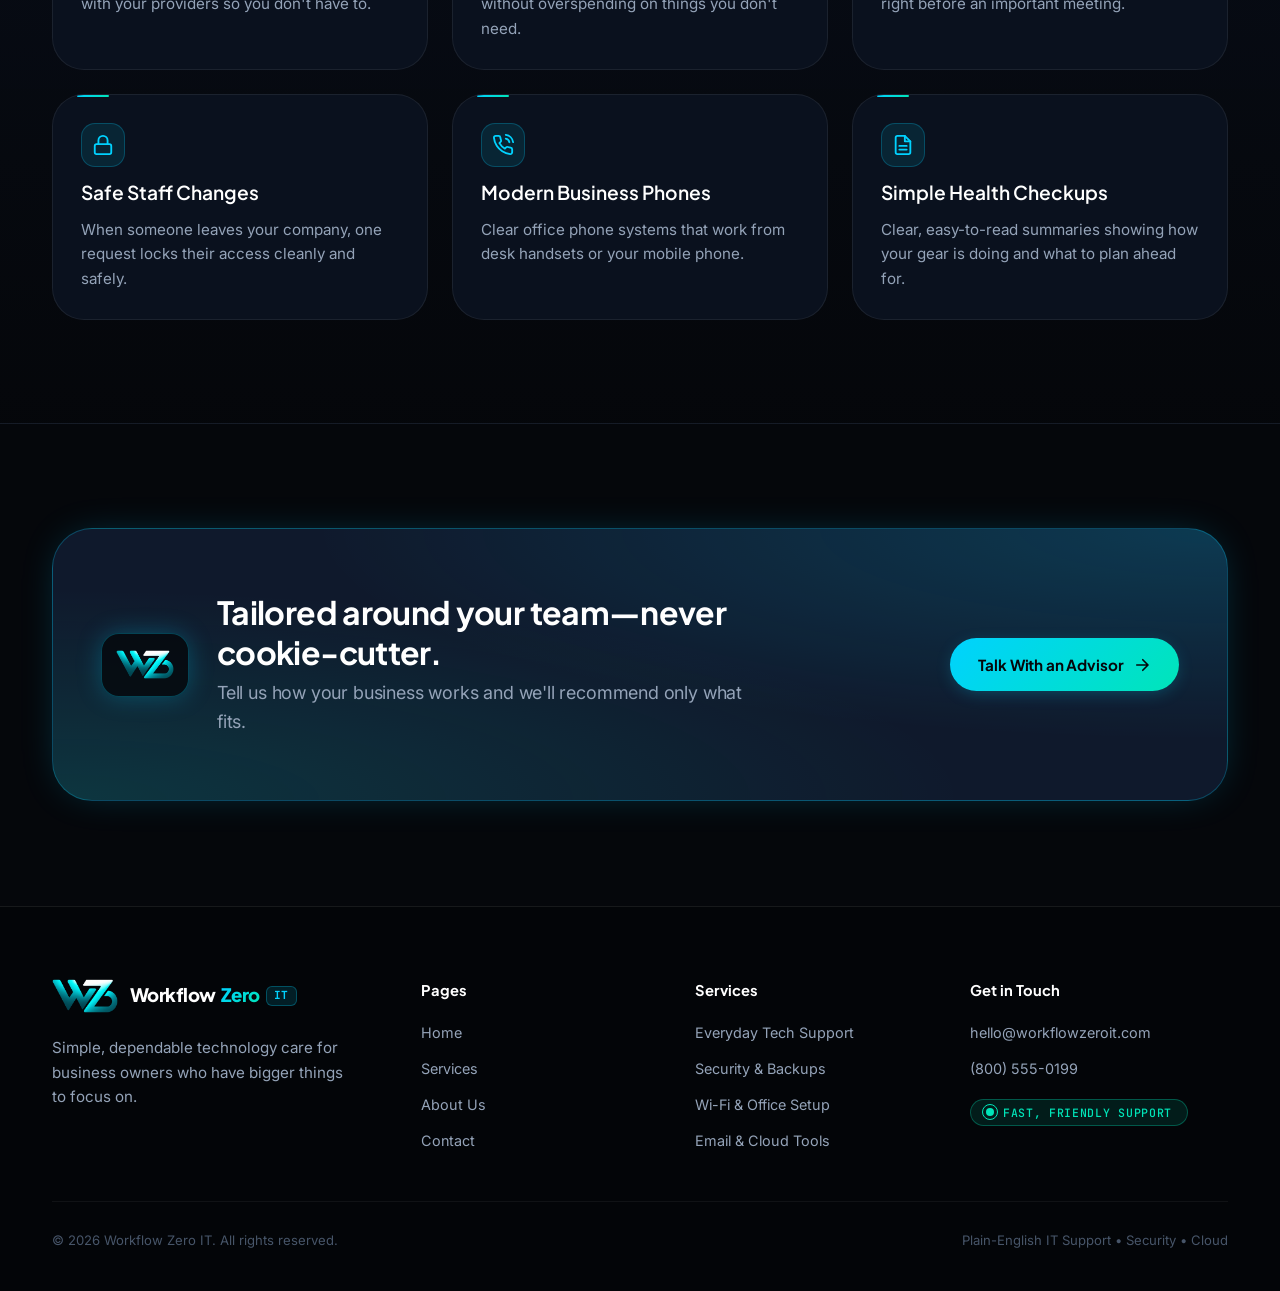
<file: services.html>
<!DOCTYPE html>
<html lang="en">
<head>
  <meta charset="UTF-8" />
  <meta name="viewport" content="width=device-width, initial-scale=1.0" />
  <title>Services — Workflow Zero IT</title>
  <meta name="description" content="Explore Workflow Zero IT services in plain English: fast everyday helpdesk, security & daily backups, reliable office Wi-Fi, and easy cloud tools." />
  <link rel="icon" type="image/png" href="assets/brand/favicon.png" />
  <link rel="stylesheet" href="css/styles.css" />
</head>
<body>

  <!-- Navigation -->
  <header class="site-header">
    <div class="container nav-inner">
      <a href="index.html" class="brand-link" aria-label="Workflow Zero IT Home">
        <img src="assets/brand/logo-mark.png" alt="Workflow Zero IT Logo" class="brand-logo-mark" />
        <span class="brand-wordmark">Workflow <span class="brand-wordmark__zero">Zero</span><span class="brand-wordmark__it">IT</span></span>
      </a>

      <nav class="nav-links" aria-label="Primary Navigation">
        <a href="index.html" class="nav-link">Home</a>
        <a href="services.html" class="nav-link is-active">Services</a>
        <a href="about.html" class="nav-link">About</a>
        <a href="contact.html" class="nav-link">Contact</a>
      </nav>

      <div class="nav-actions">
        <div class="status-badge status-badge--mint nav-status">
          <span class="pulse-dot"></span>
          Live Help Ready
        </div>
        <a href="contact.html" class="btn btn--primary btn--sm">
          Let's Talk
          <svg viewBox="0 0 24 24" fill="none" stroke="currentColor" stroke-width="2.3" stroke-linecap="round" stroke-linejoin="round"><path d="M5 12h14M13 5l7 7-7 7"/></svg>
        </a>
        <button class="mobile-menu-btn" aria-label="Toggle Menu" aria-expanded="false">
          <svg width="20" height="20" viewBox="0 0 24 24" fill="none" stroke="currentColor" stroke-width="2.2" stroke-linecap="round"><path d="M4 7h16M4 12h16M4 17h16"/></svg>
        </button>
      </div>
    </div>
  </header>

  <!-- Mobile Drawer -->
  <div class="mobile-drawer" aria-label="Mobile Navigation">
    <a href="index.html" class="nav-link">Home</a>
    <a href="services.html" class="nav-link is-active">Services</a>
    <a href="about.html" class="nav-link">About</a>
    <a href="contact.html" class="nav-link">Contact</a>
    <a href="contact.html" class="btn btn--primary" style="margin-top: 0.5rem;">Let's Talk</a>
  </div>

  <main>
    <!-- Page Hero -->
    <section class="page-hero page-hero--center">
      <div class="ambient-orb ambient-orb--cyan" style="top: -150px; right: 10%;"></div>
      <div class="container">
        <div class="hero-copy" data-reveal>
          <div class="status-badge status-badge--cyan">
            <span class="pulse-dot"></span>
            Our Services
          </div>
          <h1 class="headline-2xl">
            Complete tech care, in <span class="text-gradient">plain English.</span>
          </h1>
          <p class="body-lg">
            Everything your business needs to run smoothly, stay safe, and grow without headaches.
          </p>
        </div>

        <!-- Interactive Category Filter Pills -->
        <div class="filter-pills" role="tablist" aria-label="Filter services" data-reveal data-delay="100">
          <button type="button" class="filter-pill is-active" data-filter="all">All Services</button>
          <button type="button" class="filter-pill" data-filter="support">Everyday Support</button>
          <button type="button" class="filter-pill" data-filter="security">Security &amp; Backups</button>
          <button type="button" class="filter-pill" data-filter="network">Wi-Fi &amp; Office Setup</button>
          <button type="button" class="filter-pill" data-filter="cloud">Email &amp; Cloud</button>
        </div>
      </div>
    </section>

    <!-- 4 Alternating Photo-Rich Service Showcases -->
    <section class="section" style="padding-top: 2rem;">
      <div class="container">

        <!-- 01: Everyday Tech Support -->
        <div id="support" class="service-split" data-service-category="support" data-reveal>
          <div class="service-split__visual">
            <div class="photo-frame">
              <img src="assets/images/service-support.jpg" alt="Friendly Workflow Zero IT support technician wearing headset and smiling" />
            </div>
            <div class="floating-glass" style="bottom: -14px; right: 16px;">
              <div class="floating-glass__icon floating-glass__icon--mint">
                <svg width="20" height="20" viewBox="0 0 24 24" fill="none" stroke="currentColor" stroke-width="2.2" stroke-linecap="round" stroke-linejoin="round"><path d="M22 16.92v3a2 2 0 0 1-2.18 2 19.79 19.79 0 0 1-8.63-3.07 19.5 19.5 0 0 1-6-6 19.79 19.79 0 0 1-3.07-8.67A2 2 0 0 1 4.11 2h3a2 2 0 0 1 2 1.72c.127.96.361 1.903.7 2.81a2 2 0 0 1-.45 2.11L8.09 9.91a16 16 0 0 0 6 6l1.27-1.27a2 2 0 0 1 2.11-.45c.907.339 1.85.573 2.81.7A2 2 0 0 1 22 16.92z"/></svg>
              </div>
              <div class="floating-glass__meta">
                <span class="floating-glass__label">Direct Helpdesk</span>
                <span class="floating-glass__title">Fast Help From Real People</span>
              </div>
            </div>
          </div>

          <div class="service-split__content">
            <div class="status-badge status-badge--mint">
              <span class="pulse-dot"></span>
              01 / Everyday Support
            </div>
            <h2 class="headline-xl">Friendly help the moment you get stuck.</h2>
            <p class="body-lg">
              Your team gets direct access to patient, helpful people who jump right in and fix issues fast.
            </p>

            <div class="check-list">
              <div class="check-row">
                <span class="check-icon"><svg width="13" height="13" viewBox="0 0 24 24" fill="none" stroke="currentColor" stroke-width="3" stroke-linecap="round" stroke-linejoin="round"><polyline points="20 6 9 17 4 12"/></svg></span>
                <span>Fast fixes for slow computers, frozen apps, and printers</span>
              </div>
              <div class="check-row">
                <span class="check-icon"><svg width="13" height="13" viewBox="0 0 24 24" fill="none" stroke="currentColor" stroke-width="3" stroke-linecap="round" stroke-linejoin="round"><polyline points="20 6 9 17 4 12"/></svg></span>
                <span>Quick remote help—or an on-site visit whenever needed</span>
              </div>
              <div class="check-row">
                <span class="check-icon"><svg width="13" height="13" viewBox="0 0 24 24" fill="none" stroke="currentColor" stroke-width="3" stroke-linecap="round" stroke-linejoin="round"><polyline points="20 6 9 17 4 12"/></svg></span>
                <span>Clear, respectful answers with zero confusing jargon</span>
              </div>
            </div>
          </div>
        </div>

        <!-- 02: Security & Automatic Backups -->
        <div id="security" class="service-split service-split--reverse" data-service-category="security" data-reveal>
          <div class="service-split__visual">
            <div class="photo-frame">
              <img src="assets/images/service-security.jpg" alt="Modern glass-walled office protected calmly overnight" loading="lazy" />
            </div>
            <div class="floating-glass floating-glass--delay" style="bottom: -14px; left: 16px;">
              <div class="floating-glass__icon">
                <svg width="20" height="20" viewBox="0 0 24 24" fill="none" stroke="currentColor" stroke-width="2.2" stroke-linecap="round" stroke-linejoin="round"><path d="M12 22s8-4 8-10V5l-8-3-8 3v7c0 6 8 10 8 10z"/></svg>
              </div>
              <div class="floating-glass__meta">
                <span class="floating-glass__label floating-glass__label--cyan">Daily Backup Verified</span>
                <span class="floating-glass__title">Every File Safe &amp; Sound</span>
              </div>
            </div>
          </div>

          <div class="service-split__content">
            <div class="status-badge status-badge--cyan">
              <span class="pulse-dot"></span>
              02 / Security &amp; Backups
            </div>
            <h2 class="headline-xl">Keep scammers out and every file safe.</h2>
            <p class="body-lg">
              We lock the digital doors to your business and save clean daily copies of your work automatically.
            </p>

            <div class="check-list">
              <div class="check-row">
                <span class="check-icon"><svg width="13" height="13" viewBox="0 0 24 24" fill="none" stroke="currentColor" stroke-width="3" stroke-linecap="round" stroke-linejoin="round"><polyline points="20 6 9 17 4 12"/></svg></span>
                <span>Blocks fake invoices, scam emails, and viruses automatically</span>
              </div>
              <div class="check-row">
                <span class="check-icon"><svg width="13" height="13" viewBox="0 0 24 24" fill="none" stroke="currentColor" stroke-width="3" stroke-linecap="round" stroke-linejoin="round"><polyline points="20 6 9 17 4 12"/></svg></span>
                <span>Automatic daily backups stored safely off-site</span>
              </div>
              <div class="check-row">
                <span class="check-icon"><svg width="13" height="13" viewBox="0 0 24 24" fill="none" stroke="currentColor" stroke-width="3" stroke-linecap="round" stroke-linejoin="round"><polyline points="20 6 9 17 4 12"/></svg></span>
                <span>Fast file recovery if a laptop is lost, spilled on, or stolen</span>
              </div>
            </div>
          </div>
        </div>

        <!-- 03: Wi-Fi, Computers & Office Setup -->
        <div id="network" class="service-split" data-service-category="network" data-reveal>
          <div class="service-split__visual">
            <div class="photo-frame">
              <img src="assets/images/service-network.jpg" alt="Organized dual-monitor office desks with zero messy cables" loading="lazy" />
            </div>
            <div class="floating-glass" style="bottom: -14px; right: 16px;">
              <div class="floating-glass__icon floating-glass__icon--mint">
                <svg width="20" height="20" viewBox="0 0 24 24" fill="none" stroke="currentColor" stroke-width="2.2" stroke-linecap="round" stroke-linejoin="round"><path d="M5 12.55a11 11 0 0 1 14.08 0"/><path d="M1.42 9a16 16 0 0 1 21.16 0"/><path d="M8.53 16.11a6 6 0 0 1 6.95 0"/><line x1="12" y1="20" x2="12.01" y2="20"/></svg>
              </div>
              <div class="floating-glass__meta">
                <span class="floating-glass__label">Full Coverage</span>
                <span class="floating-glass__title">Zero Wi-Fi Dead Zones</span>
              </div>
            </div>
          </div>

          <div class="service-split__content">
            <div class="status-badge status-badge--mint">
              <span class="pulse-dot"></span>
              03 / Wi-Fi &amp; Office Setup
            </div>
            <h2 class="headline-xl">Fast internet and tidy desks in every room.</h2>
            <p class="body-lg">
              From strong Wi-Fi across your building to setting up brand-new hires, we take care of every wire and screen.
            </p>

            <div class="check-list">
              <div class="check-row">
                <span class="check-icon"><svg width="13" height="13" viewBox="0 0 24 24" fill="none" stroke="currentColor" stroke-width="3" stroke-linecap="round" stroke-linejoin="round"><polyline points="20 6 9 17 4 12"/></svg></span>
                <span>Fast, reliable Wi-Fi with separate safe guest access</span>
              </div>
              <div class="check-row">
                <span class="check-icon"><svg width="13" height="13" viewBox="0 0 24 24" fill="none" stroke="currentColor" stroke-width="3" stroke-linecap="round" stroke-linejoin="round"><polyline points="20 6 9 17 4 12"/></svg></span>
                <span>Ready-to-go laptops and accounts for new employees on day one</span>
              </div>
              <div class="check-row">
                <span class="check-icon"><svg width="13" height="13" viewBox="0 0 24 24" fill="none" stroke="currentColor" stroke-width="3" stroke-linecap="round" stroke-linejoin="round"><polyline points="20 6 9 17 4 12"/></svg></span>
                <span>Smooth office moves, conference room TVs, and business phones</span>
              </div>
            </div>
          </div>
        </div>

        <!-- 04: Email & Cloud Tools -->
        <div id="cloud" class="service-split service-split--reverse" data-service-category="cloud" data-reveal>
          <div class="service-split__visual">
            <div class="photo-frame">
              <img src="assets/images/service-cloud.jpg" alt="Colleagues collaborating seamlessly on laptop and tablet" loading="lazy" />
            </div>
            <div class="floating-glass floating-glass--delay" style="bottom: -14px; left: 16px;">
              <div class="floating-glass__icon">
                <svg width="20" height="20" viewBox="0 0 24 24" fill="none" stroke="currentColor" stroke-width="2.2" stroke-linecap="round" stroke-linejoin="round"><path d="M18 10h-1.26A8 8 0 1 0 9 20h9a5 5 0 0 0 0-10z"/></svg>
              </div>
              <div class="floating-glass__meta">
                <span class="floating-glass__label floating-glass__label--cyan">Always Synced</span>
                <span class="floating-glass__title">Office, Home, or On the Go</span>
              </div>
            </div>
          </div>

          <div class="service-split__content">
            <div class="status-badge status-badge--cyan">
              <span class="pulse-dot"></span>
              04 / Email &amp; Cloud
            </div>
            <h2 class="headline-xl">Work smoothly from anywhere.</h2>
            <p class="body-lg">
              Your email, calendars, and shared team folders stay organized across every laptop, phone, and tablet.
            </p>

            <div class="check-list">
              <div class="check-row">
                <span class="check-icon"><svg width="13" height="13" viewBox="0 0 24 24" fill="none" stroke="currentColor" stroke-width="3" stroke-linecap="round" stroke-linejoin="round"><polyline points="20 6 9 17 4 12"/></svg></span>
                <span>Professional business email set up cleanly on every device</span>
              </div>
              <div class="check-row">
                <span class="check-icon"><svg width="13" height="13" viewBox="0 0 24 24" fill="none" stroke="currentColor" stroke-width="3" stroke-linecap="round" stroke-linejoin="round"><polyline points="20 6 9 17 4 12"/></svg></span>
                <span>Easy shared folders in Microsoft 365 or Google Workspace</span>
              </div>
              <div class="check-row">
                <span class="check-icon"><svg width="13" height="13" viewBox="0 0 24 24" fill="none" stroke="currentColor" stroke-width="3" stroke-linecap="round" stroke-linejoin="round"><polyline points="20 6 9 17 4 12"/></svg></span>
                <span>Simple, safe remote access when traveling or working from home</span>
              </div>
            </div>
          </div>
        </div>

      </div>
    </section>

    <!-- 6 Extra Included Capabilities -->
    <section class="section section--surface">
      <div class="container">
        <div class="section-header section-header--center" data-reveal>
          <div class="status-badge status-badge--mint">
            <span class="pulse-dot"></span>
            Also Included
          </div>
          <h2 class="headline-xl">Little details we take off your plate.</h2>
        </div>

        <div class="extras-grid">
          <div class="cyber-card extra-card" data-reveal data-delay="0">
            <div class="extra-icon">
              <svg width="22" height="22" viewBox="0 0 24 24" fill="none" stroke="currentColor" stroke-width="2" stroke-linecap="round" stroke-linejoin="round"><path d="M17 21v-2a4 4 0 0 0-4-4H5a4 4 0 0 0-4 4v2"/><circle cx="9" cy="7" r="4"/><path d="M23 21v-2a4 4 0 0 0-3-3.87"/><path d="M16 3.13a4 4 0 0 1 0 7.75"/></svg>
            </div>
            <h3 class="headline-sm">Vendor Calls Handled</h3>
            <p class="body-md">Internet or copier acting up? We talk directly with your providers so you don't have to.</p>
          </div>

          <div class="cyber-card extra-card" data-reveal data-delay="70">
            <div class="extra-icon">
              <svg width="22" height="22" viewBox="0 0 24 24" fill="none" stroke="currentColor" stroke-width="2" stroke-linecap="round" stroke-linejoin="round"><rect x="2" y="3" width="20" height="14" rx="2" ry="2"/><line x1="8" y1="21" x2="16" y2="21"/><line x1="12" y1="17" x2="12" y2="21"/></svg>
            </div>
            <h3 class="headline-sm">Smart Buying Advice</h3>
            <p class="body-md">We help you pick reliable laptops and gear without overspending on things you don't need.</p>
          </div>

          <div class="cyber-card extra-card" data-reveal data-delay="140">
            <div class="extra-icon">
              <svg width="22" height="22" viewBox="0 0 24 24" fill="none" stroke="currentColor" stroke-width="2" stroke-linecap="round" stroke-linejoin="round"><circle cx="12" cy="12" r="10"/><polyline points="12 6 12 12 16 14"/></svg>
            </div>
            <h3 class="headline-sm">Overnight Updates</h3>
            <p class="body-md">Updates happen quietly after hours—never right before an important meeting.</p>
          </div>

          <div class="cyber-card extra-card" data-reveal data-delay="0">
            <div class="extra-icon">
              <svg width="22" height="22" viewBox="0 0 24 24" fill="none" stroke="currentColor" stroke-width="2" stroke-linecap="round" stroke-linejoin="round"><rect x="3" y="11" width="18" height="11" rx="2" ry="2"/><path d="M7 11V7a5 5 0 0 1 10 0v4"/></svg>
            </div>
            <h3 class="headline-sm">Safe Staff Changes</h3>
            <p class="body-md">When someone leaves your company, one request locks their access cleanly and safely.</p>
          </div>

          <div class="cyber-card extra-card" data-reveal data-delay="70">
            <div class="extra-icon">
              <svg width="22" height="22" viewBox="0 0 24 24" fill="none" stroke="currentColor" stroke-width="2" stroke-linecap="round" stroke-linejoin="round"><path d="M15.05 5A5 5 0 0 1 19 8.95M15.05 1A9 9 0 0 1 23 8.94m-1 7.98v3a2 2 0 0 1-2.18 2 19.79 19.79 0 0 1-8.63-3.07 19.5 19.5 0 0 1-6-6 19.79 19.79 0 0 1-3.07-8.67A2 2 0 0 1 4.11 2h3a2 2 0 0 1 2 1.72c.127.96.361 1.903.7 2.81a2 2 0 0 1-.45 2.11L8.09 9.91a16 16 0 0 0 6 6l1.27-1.27a2 2 0 0 1 2.11-.45c.907.339 1.85.573 2.81.7A2 2 0 0 1 22 16.92z"/></svg>
            </div>
            <h3 class="headline-sm">Modern Business Phones</h3>
            <p class="body-md">Clear office phone systems that work from desk handsets or your mobile phone.</p>
          </div>

          <div class="cyber-card extra-card" data-reveal data-delay="140">
            <div class="extra-icon">
              <svg width="22" height="22" viewBox="0 0 24 24" fill="none" stroke="currentColor" stroke-width="2" stroke-linecap="round" stroke-linejoin="round"><path d="M14 2H6a2 2 0 0 0-2 2v16a2 2 0 0 0 2 2h12a2 2 0 0 0 2-2V8z"/><polyline points="14 2 14 8 20 8"/><line x1="16" y1="13" x2="8" y2="13"/><line x1="16" y1="17" x2="8" y2="17"/></svg>
            </div>
            <h3 class="headline-sm">Simple Health Checkups</h3>
            <p class="body-md">Clear, easy-to-read summaries showing how your gear is doing and what to plan ahead for.</p>
          </div>
        </div>
      </div>
    </section>

    <!-- Custom Fit CTA -->
    <section class="section">
      <div class="container">
        <div class="cta-banner" data-reveal="scale">
          <div class="cta-banner__left">
            <div class="cta-emblem">
              <img src="assets/brand/logo-mark.png" alt="Workflow Zero IT Emblem" />
            </div>
            <div>
              <h2 class="headline-lg">Tailored around your team—never cookie-cutter.</h2>
              <p class="body-lg" style="margin-top: 0.4rem;">Tell us how your business works and we'll recommend only what fits.</p>
            </div>
          </div>
          <a href="contact.html" class="btn btn--primary">
            Talk With an Advisor
            <svg viewBox="0 0 24 24" fill="none" stroke="currentColor" stroke-width="2.2" stroke-linecap="round" stroke-linejoin="round"><path d="M5 12h14M13 5l7 7-7 7"/></svg>
          </a>
        </div>
      </div>
    </section>
  </main>

  <!-- Footer -->
  <footer class="site-footer">
    <div class="container">
      <div class="footer-grid">
        <div class="footer-brand">
          <a href="index.html" class="brand-link">
            <img src="assets/brand/logo-mark.png" alt="Workflow Zero IT Logo" class="brand-logo-mark" />
            <span class="brand-wordmark">Workflow <span class="brand-wordmark__zero">Zero</span><span class="brand-wordmark__it">IT</span></span>
          </a>
          <p class="body-md">Simple, dependable technology care for business owners who have bigger things to focus on.</p>
        </div>

        <div class="footer-col">
          <h4>Pages</h4>
          <ul class="footer-links">
            <li><a href="index.html">Home</a></li>
            <li><a href="services.html">Services</a></li>
            <li><a href="about.html">About Us</a></li>
            <li><a href="contact.html">Contact</a></li>
          </ul>
        </div>

        <div class="footer-col">
          <h4>Services</h4>
          <ul class="footer-links">
            <li><a href="services.html#support">Everyday Tech Support</a></li>
            <li><a href="services.html#security">Security &amp; Backups</a></li>
            <li><a href="services.html#network">Wi-Fi &amp; Office Setup</a></li>
            <li><a href="services.html#cloud">Email &amp; Cloud Tools</a></li>
          </ul>
        </div>

        <div class="footer-col">
          <h4>Get in Touch</h4>
          <ul class="footer-links">
            <li><a href="mailto:hello@workflowzeroit.com">hello@workflowzeroit.com</a></li>
            <li><a href="tel:+18005550199">(800) 555-0199</a></li>
            <li style="margin-top: 0.4rem;">
              <span class="status-badge status-badge--mint"><span class="pulse-dot"></span> Fast, Friendly Support</span>
            </li>
          </ul>
        </div>
      </div>

      <div class="footer-bottom">
        <span>&copy; 2026 Workflow Zero IT. All rights reserved.</span>
        <span>Plain-English IT Support &bull; Security &bull; Cloud</span>
      </div>
    </div>
  </footer>

  <script src="js/main.js"></script>
</body>
</html>
</file>
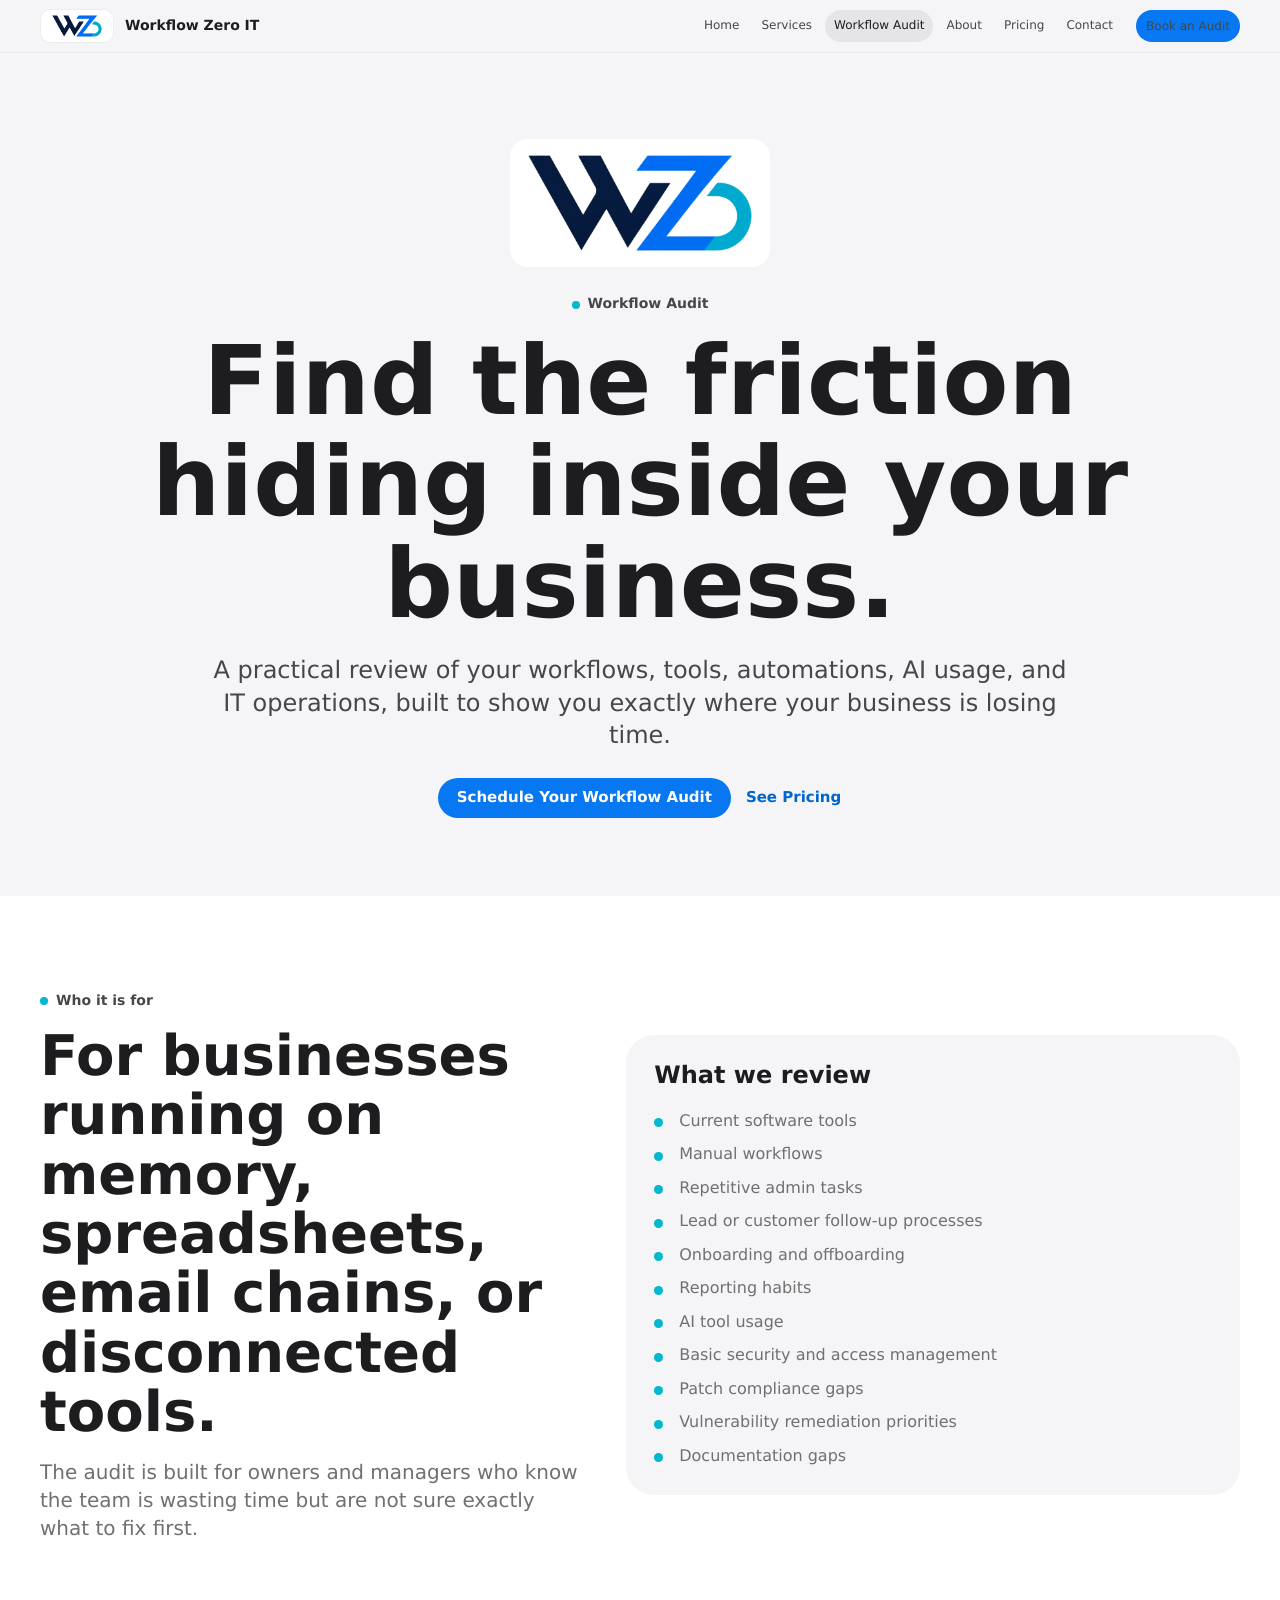
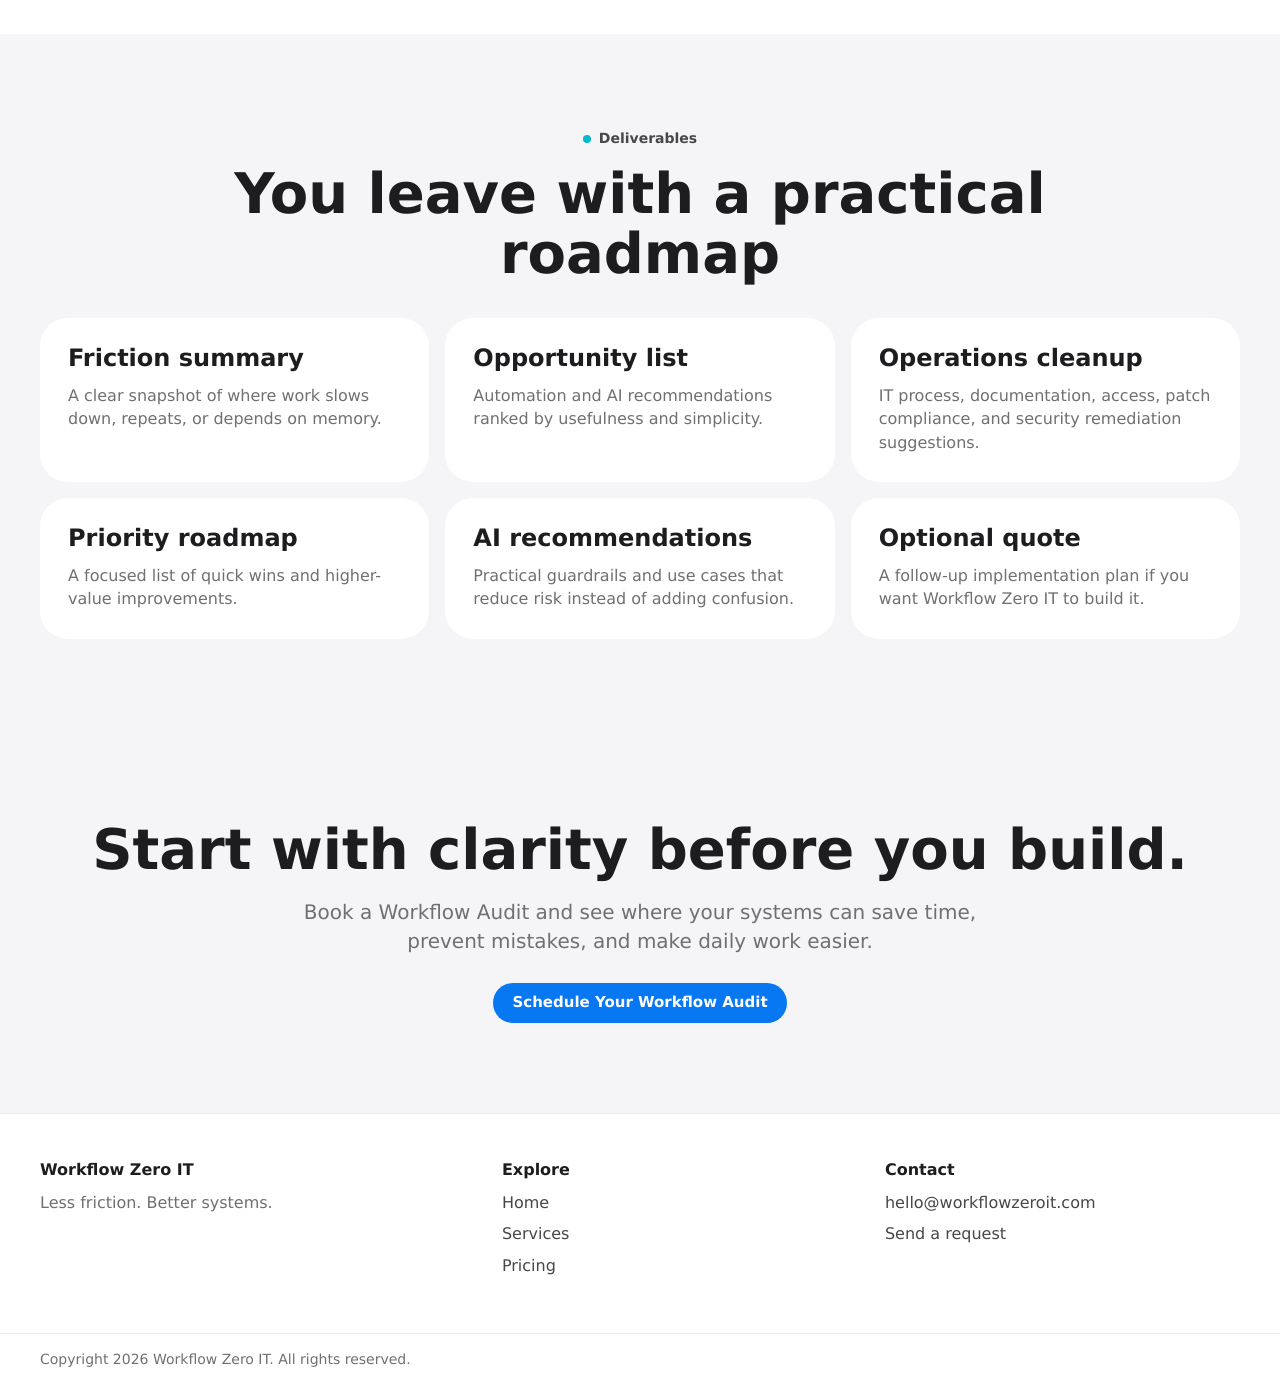
<file: workflow-audit.html>
<!doctype html>
<html lang="en">
<head>
  <meta charset="utf-8">
  <meta name="viewport" content="width=device-width, initial-scale=1">
  <meta name="description" content="A Workflow Audit helps small businesses find workflow friction, automation opportunities, AI risks, and IT cleanup priorities.">
  <title>Workflow Audit | Workflow Zero IT</title>
  <link rel="stylesheet" href="styles.css">
</head>
<body>
  <header class="site-header">
    <div class="container nav">
      <a class="brand" href="index.html"><img src="assets/workflow-zero-logo.png" alt="Workflow Zero IT logo"><span>Workflow Zero IT</span></a>
      <button class="menu-toggle" type="button" aria-label="Toggle navigation" aria-expanded="false"><span></span><span></span><span></span></button>
      <nav class="nav-links" aria-label="Main navigation">
        <a href="index.html">Home</a><a href="services.html">Services</a><a href="workflow-audit.html">Workflow Audit</a><a href="about.html">About</a><a href="pricing.html">Pricing</a><a href="contact.html">Contact</a>
        <a class="nav-cta" href="mailto:hello@workflowzeroit.com?subject=Schedule%20a%20Workflow%20Audit">Book an Audit</a>
      </nav>
    </div>
  </header>
  <main>
    <section class="page-hero">
      <div class="container reveal">
        <img class="mini-logo" src="assets/workflow-zero-logo.png" alt="Workflow Zero IT logo">
        <p class="eyebrow">Workflow Audit</p>
        <h1>Find the friction hiding inside your business.</h1>
        <p class="lead">A practical review of your workflows, tools, automations, AI usage, and IT operations, built to show you exactly where your business is losing time.</p>
        <div class="hero-actions"><a class="btn primary" href="mailto:hello@workflowzeroit.com?subject=Schedule%20a%20Workflow%20Audit">Schedule Your Workflow Audit</a><a class="btn ghost" href="pricing.html">See Pricing</a></div>
      </div>
    </section>

    <section class="white-section">
      <div class="container split-grid">
        <div class="reveal">
          <p class="eyebrow">Who it is for</p>
          <h2>For businesses running on memory, spreadsheets, email chains, or disconnected tools.</h2>
          <p class="section-lead">The audit is built for owners and managers who know the team is wasting time but are not sure exactly what to fix first.</p>
        </div>
        <div class="card reveal">
          <h3>What we review</h3>
          <ul class="check-list">
            <li>Current software tools</li>
            <li>Manual workflows</li>
            <li>Repetitive admin tasks</li>
            <li>Lead or customer follow-up processes</li>
            <li>Onboarding and offboarding</li>
            <li>Reporting habits</li>
            <li>AI tool usage</li>
            <li>Basic security and access management</li>
            <li>Patch compliance gaps</li>
            <li>Vulnerability remediation priorities</li>
            <li>Documentation gaps</li>
          </ul>
        </div>
      </div>
    </section>

    <section class="light-section">
      <div class="container">
        <div class="section-header center reveal">
          <p class="eyebrow">Deliverables</p>
          <h2>You leave with a practical roadmap</h2>
        </div>
        <div class="grid-3">
          <div class="card reveal"><h3>Friction summary</h3><p>A clear snapshot of where work slows down, repeats, or depends on memory.</p></div>
          <div class="card reveal"><h3>Opportunity list</h3><p>Automation and AI recommendations ranked by usefulness and simplicity.</p></div>
          <div class="card reveal"><h3>Operations cleanup</h3><p>IT process, documentation, access, patch compliance, and security remediation suggestions.</p></div>
          <div class="card reveal"><h3>Priority roadmap</h3><p>A focused list of quick wins and higher-value improvements.</p></div>
          <div class="card reveal"><h3>AI recommendations</h3><p>Practical guardrails and use cases that reduce risk instead of adding confusion.</p></div>
          <div class="card reveal"><h3>Optional quote</h3><p>A follow-up implementation plan if you want Workflow Zero IT to build it.</p></div>
        </div>
      </div>
    </section>

    <section class="final-cta">
      <div class="container reveal">
        <h2>Start with clarity before you build.</h2>
        <p>Book a Workflow Audit and see where your systems can save time, prevent mistakes, and make daily work easier.</p>
        <div class="cta-row center"><a class="btn primary" href="mailto:hello@workflowzeroit.com?subject=Schedule%20a%20Workflow%20Audit">Schedule Your Workflow Audit</a></div>
      </div>
    </section>
  </main>
  <footer class="site-footer">
    <div class="container footer-grid"><div><h3>Workflow Zero IT</h3><p>Less friction. Better systems.</p></div><div><h3>Explore</h3><a href="index.html">Home</a><a href="services.html">Services</a><a href="pricing.html">Pricing</a></div><div><h3>Contact</h3><a href="mailto:hello@workflowzeroit.com">hello@workflowzeroit.com</a><a href="contact.html">Send a request</a></div></div>
    <div class="footer-bottom"><div class="container">Copyright 2026 Workflow Zero IT. All rights reserved.</div></div>
  </footer>
  <script src="script.js"></script>
</body>
</html>
</file>
<file: css/styles.css>
/* ==========================================================================
   Workflow Zero IT — "Cybernetic Infrastructure" Design System
   Engineered from Design.md for high-clarity, photo-rich, approachable UX
   ========================================================================== */

@import url('https://fonts.googleapis.com/css2?family=Inter:wght@400;500;600&family=JetBrains+Mono:wght@500;700&family=Plus+Jakarta+Sans:wght@600;700;800&display=swap');

:root {
  /* Core Canvas & Tonal Elevation (Design.md) */
  --bg-canvas: #05070B;
  --bg-obsidian: #000000;
  --surface-1: #0A111E;
  --surface-2: #0F192C;
  --surface-3: #16243C;

  /* Brand Cybernetic Accents */
  --cyan: #00D2FF;
  --cyan-soft: #a5e7ff;
  --cyan-dim: rgba(0, 210, 255, 0.12);
  --cyan-border: rgba(0, 210, 255, 0.24);
  --cyan-glow: rgba(0, 210, 255, 0.38);

  --mint: #00E5B9;
  --mint-soft: #7bffd8;
  --mint-dim: rgba(0, 229, 185, 0.12);
  --mint-border: rgba(0, 229, 185, 0.30);
  --mint-glow: rgba(0, 229, 185, 0.40);

  --navy-border: #16243C;
  --hairline: rgba(255, 255, 255, 0.08);
  --hairline-subtle: rgba(255, 255, 255, 0.05);

  /* Text Hierarchy */
  --text-primary: #FFFFFF;
  --text-secondary: #94A3B8;
  --text-muted: #475569;
  --text-on-cyber: #05070B;

  /* Typography Families */
  --font-display: 'Plus Jakarta Sans', -apple-system, BlinkMacSystemFont, sans-serif;
  --font-body: 'Inter', -apple-system, BlinkMacSystemFont, sans-serif;
  --font-mono: 'JetBrains Mono', monospace;

  /* Shape Profile (Roundedness 3: Pill & Generous Radii) */
  --radius-sm: 0.5rem;
  --radius-default: 1rem;
  --radius-md: 1.5rem;
  --radius-lg: 2rem;
  --radius-xl: 2.5rem;
  --radius-pill: 9999px;

  /* Motion Curves */
  --ease-out-expo: cubic-bezier(0.16, 1, 0.3, 1);
  --ease-smooth: cubic-bezier(0.25, 0.8, 0.25, 1);

  /* Layout */
  --container-max: 1240px;
  --nav-height: 84px;
}

/* Reset & Base */
*, *::before, *::after {
  box-sizing: border-box;
  margin: 0;
  padding: 0;
}

html {
  scroll-behavior: smooth;
  background-color: var(--bg-canvas);
  color: var(--text-primary);
  font-family: var(--font-body);
  font-size: 16px;
  -webkit-font-smoothing: antialiased;
  -moz-osx-font-smoothing: grayscale;
}

body {
  background-color: var(--bg-canvas);
  color: var(--text-primary);
  line-height: 1.6;
  overflow-x: hidden;
  position: relative;
  min-height: 100vh;
}

/* Layer 0 Precision Hairline Grid + Ambient Cybernetic Glow */
body::before {
  content: '';
  position: fixed;
  inset: 0;
  background-image:
    linear-gradient(to right, rgba(15, 25, 44, 0.45) 1px, transparent 1px),
    linear-gradient(to bottom, rgba(15, 25, 44, 0.45) 1px, transparent 1px);
  background-size: 32px 32px;
  mask-image: radial-gradient(ellipse 80% 70% at 50% 25%, #000 35%, transparent 100%);
  -webkit-mask-image: radial-gradient(ellipse 80% 70% at 50% 25%, #000 35%, transparent 100%);
  pointer-events: none;
  z-index: 0;
}

img {
  max-width: 100%;
  display: block;
}

a {
  color: inherit;
  text-decoration: none;
}

button, input, textarea, select {
  font-family: inherit;
}

/* Ambient Floating Orbs */
.ambient-orb {
  position: absolute;
  border-radius: 50%;
  filter: blur(110px);
  pointer-events: none;
  z-index: 0;
  opacity: 0.45;
  animation: orbFloat 14s ease-in-out infinite alternate;
}

.ambient-orb--cyan {
  width: 480px;
  height: 480px;
  background: radial-gradient(circle, rgba(0, 210, 255, 0.28) 0%, transparent 70%);
}

.ambient-orb--mint {
  width: 420px;
  height: 420px;
  background: radial-gradient(circle, rgba(0, 229, 185, 0.22) 0%, transparent 70%);
  animation-delay: -6s;
}

@keyframes orbFloat {
  0% { transform: translate3d(0, 0, 0) scale(1); }
  100% { transform: translate3d(28px, -24px, 0) scale(1.08); }
}

/* Layout Containers */
.container {
  width: 100%;
  max-width: var(--container-max);
  margin: 0 auto;
  padding: 0 2rem;
  position: relative;
  z-index: 2;
}

.section {
  padding: 6.5rem 0;
  position: relative;
}

.section--compact {
  padding: 4.5rem 0;
}

.section--surface {
  background: linear-gradient(180deg, rgba(10, 17, 30, 0.85) 0%, rgba(5, 7, 11, 0.95) 100%);
  border-top: 1px solid var(--hairline-subtle);
  border-bottom: 1px solid var(--hairline-subtle);
}

/* ==========================================================================
   Typography Scale (Design.md exact tokens)
   ========================================================================== */

.headline-2xl {
  font-family: var(--font-display);
  font-size: clamp(2.35rem, 4.5vw, 3.5rem); /* 36px -> 56px */
  font-weight: 800;
  line-height: 1.12;
  letter-spacing: -0.03em;
  color: var(--text-primary);
}

.headline-xl {
  font-family: var(--font-display);
  font-size: clamp(1.85rem, 3.2vw, 2.5rem); /* 28px -> 40px */
  font-weight: 700;
  line-height: 1.18;
  letter-spacing: -0.02em;
  color: var(--text-primary);
}

.headline-lg {
  font-family: var(--font-display);
  font-size: clamp(1.5rem, 2.5vw, 2rem); /* 24px -> 32px */
  font-weight: 700;
  line-height: 1.24;
  letter-spacing: -0.02em;
  color: var(--text-primary);
}

.headline-md {
  font-family: var(--font-display);
  font-size: 1.4rem;
  font-weight: 600;
  line-height: 1.32;
  letter-spacing: -0.01em;
  color: var(--text-primary);
}

.headline-sm {
  font-family: var(--font-display);
  font-size: 1.2rem;
  font-weight: 600;
  line-height: 1.4;
  color: var(--text-primary);
}

.body-lg {
  font-family: var(--font-body);
  font-size: 1.125rem; /* 18px */
  line-height: 1.6;
  letter-spacing: -0.01em;
  color: var(--text-secondary);
}

.body-md {
  font-family: var(--font-body);
  font-size: 0.95rem; /* 15px */
  line-height: 1.6;
  color: var(--text-secondary);
}

.body-sm {
  font-family: var(--font-body);
  font-size: 0.8125rem; /* 13px */
  line-height: 1.55;
  letter-spacing: 0.01em;
  color: var(--text-secondary);
}

.text-gradient {
  background: linear-gradient(135deg, var(--cyan) 0%, var(--mint) 100%);
  -webkit-background-clip: text;
  background-clip: text;
  color: transparent;
}

.section-header {
  max-width: 640px;
  margin-bottom: 3.5rem;
}

.section-header--center {
  margin-left: auto;
  margin-right: auto;
  text-align: center;
}

.section-header .status-badge {
  margin-bottom: 1.1rem;
}

.section-header p {
  margin-top: 0.9rem;
}

/* ==========================================================================
   Status & Peace-of-Mind Pill Badges (Design.md)
   ========================================================================== */

.status-badge {
  display: inline-flex;
  align-items: center;
  gap: 0.55rem;
  padding: 0.42rem 0.95rem;
  border-radius: var(--radius-pill);
  font-family: var(--font-mono);
  font-size: 0.72rem; /* 11.5px */
  font-weight: 500;
  line-height: 1;
  letter-spacing: 0.06em;
  text-transform: uppercase;
  white-space: nowrap;
}

.status-badge--mint {
  background: rgba(0, 229, 185, 0.10);
  border: 1px solid rgba(0, 229, 185, 0.30);
  color: var(--mint);
}

.status-badge--cyan {
  background: rgba(0, 210, 255, 0.10);
  border: 1px solid rgba(0, 210, 255, 0.30);
  color: var(--cyan);
}

.pulse-dot {
  position: relative;
  width: 8px;
  height: 8px;
  border-radius: 50%;
  background: currentColor;
  flex-shrink: 0;
}

.pulse-dot::after {
  content: '';
  position: absolute;
  inset: -4px;
  border-radius: 50%;
  border: 1.5px solid currentColor;
  animation: statusPing 2.2s cubic-bezier(0, 0, 0.2, 1) infinite;
}

@keyframes statusPing {
  0% { transform: scale(0.75); opacity: 0.9; }
  80%, 100% { transform: scale(2.1); opacity: 0; }
}

/* ==========================================================================
   Buttons (Design.md Primary Cyber & Secondary Ghost)
   ========================================================================== */

.btn-group {
  display: flex;
  flex-wrap: wrap;
  align-items: center;
  gap: 1rem;
}

.btn {
  display: inline-flex;
  align-items: center;
  justify-content: center;
  gap: 0.6rem;
  padding: 0.9rem 1.75rem;
  border-radius: var(--radius-pill);
  font-family: var(--font-display);
  font-size: 0.95rem;
  font-weight: 700;
  letter-spacing: -0.01em;
  cursor: pointer;
  border: none;
  transition: transform 0.25s var(--ease-out-expo), box-shadow 0.25s var(--ease-out-expo), filter 0.25s ease, background 0.25s ease, border-color 0.25s ease;
  text-decoration: none;
  white-space: nowrap;
}

.btn svg {
  width: 18px;
  height: 18px;
  transition: transform 0.25s var(--ease-out-expo);
}

.btn:hover svg {
  transform: translateX(3px);
}

.btn--primary {
  background: linear-gradient(135deg, var(--cyan) 0%, var(--mint) 100%);
  color: var(--text-on-cyber);
  box-shadow: 0 4px 18px -4px rgba(0, 210, 255, 0.30);
}

.btn--primary:hover {
  filter: brightness(1.09);
  transform: translateY(-2px);
  box-shadow: 0 0 28px rgba(0, 210, 255, 0.45), 0 0 14px rgba(0, 229, 185, 0.30);
}

.btn--ghost {
  background: transparent;
  color: var(--cyan);
  border: 1px solid rgba(0, 210, 255, 0.40);
}

.btn--ghost:hover {
  background: rgba(0, 210, 255, 0.09);
  border-color: var(--cyan);
  transform: translateY(-2px);
  box-shadow: 0 0 20px -4px rgba(0, 210, 255, 0.28);
}

.btn--sm {
  padding: 0.65rem 1.3rem;
  font-size: 0.875rem;
}

/* ==========================================================================
   Navigation Header (Glassmorphic Sticky Bar)
   ========================================================================== */

.site-header {
  position: sticky;
  top: 0;
  z-index: 100;
  height: var(--nav-height);
  display: flex;
  align-items: center;
  background: rgba(5, 7, 11, 0.72);
  backdrop-filter: blur(16px);
  -webkit-backdrop-filter: blur(16px);
  border-bottom: 1px solid rgba(255, 255, 255, 0.06);
  transition: background 0.3s ease, border-color 0.3s ease, box-shadow 0.3s ease;
}

.site-header.is-scrolled {
  background: rgba(5, 7, 11, 0.92);
  border-bottom-color: rgba(0, 210, 255, 0.18);
  box-shadow: 0 12px 32px -12px rgba(0, 0, 0, 0.75);
}

.nav-inner {
  display: flex;
  align-items: center;
  justify-content: space-between;
  gap: 1.5rem;
}

.brand-link {
  display: inline-flex;
  align-items: center;
  gap: 0.72rem;
  flex-shrink: 0;
  transition: transform 0.25s var(--ease-out-expo), filter 0.25s ease;
}

.brand-link:hover {
  transform: scale(1.02);
  filter: drop-shadow(0 0 14px rgba(0, 210, 255, 0.32));
}

.brand-logo-mark {
  height: 34px;
  width: auto;
}

.brand-wordmark {
  font-family: var(--font-display);
  font-size: 1.16rem;
  font-weight: 800;
  letter-spacing: -0.025em;
  color: var(--text-primary);
  display: inline-flex;
  align-items: center;
  gap: 0.3rem;
  line-height: 1;
}

.brand-wordmark__zero {
  background: linear-gradient(135deg, var(--cyan) 0%, var(--mint) 100%);
  -webkit-background-clip: text;
  background-clip: text;
  color: transparent;
}

.brand-wordmark__it {
  font-family: var(--font-mono);
  font-size: 0.7rem;
  font-weight: 700;
  letter-spacing: 0.06em;
  color: var(--cyan);
  padding: 0.2rem 0.42rem;
  border-radius: 6px;
  background: rgba(0, 210, 255, 0.12);
  border: 1px solid rgba(0, 210, 255, 0.28);
  margin-left: 0.08rem;
}

.nav-links {
  display: flex;
  align-items: center;
  gap: 0.35rem;
  padding: 0.35rem;
  background: rgba(10, 17, 30, 0.85);
  border: 1px solid var(--hairline);
  border-radius: var(--radius-pill);
}

.nav-link {
  padding: 0.52rem 1.2rem;
  border-radius: var(--radius-pill);
  font-family: var(--font-body);
  font-size: 0.9rem;
  font-weight: 500;
  color: var(--text-secondary);
  transition: color 0.2s ease, background 0.25s ease, box-shadow 0.25s ease;
}

.nav-link:hover {
  color: var(--text-primary);
}

.nav-link.is-active {
  color: var(--cyan);
  background: rgba(0, 210, 255, 0.11);
  box-shadow: inset 0 0 0 1px rgba(0, 210, 255, 0.28);
}

.nav-actions {
  display: flex;
  align-items: center;
  gap: 1rem;
}

.nav-status {
  display: inline-flex;
}

.mobile-menu-btn {
  display: none;
  width: 44px;
  height: 44px;
  border-radius: var(--radius-pill);
  background: var(--surface-1);
  border: 1px solid var(--cyan-border);
  color: var(--text-primary);
  align-items: center;
  justify-content: center;
  cursor: pointer;
}

/* Mobile Slide Drawer */
.mobile-drawer {
  position: fixed;
  inset: var(--nav-height) 0 0 0;
  background: rgba(5, 7, 11, 0.97);
  backdrop-filter: blur(20px);
  z-index: 99;
  padding: 2rem;
  display: flex;
  flex-direction: column;
  gap: 1rem;
  transform: translateY(-12px);
  opacity: 0;
  pointer-events: none;
  transition: opacity 0.28s ease, transform 0.28s var(--ease-out-expo);
}

.mobile-drawer.is-open {
  transform: translateY(0);
  opacity: 1;
  pointer-events: auto;
}

.mobile-drawer .nav-link {
  font-size: 1.2rem;
  padding: 0.95rem 1.25rem;
  border: 1px solid var(--hairline-subtle);
  background: var(--surface-1);
}

.mobile-drawer .nav-link.is-active {
  border-color: var(--cyan);
  background: rgba(0, 210, 255, 0.12);
}

/* ==========================================================================
   Cybernetic Cards & Rack-Blade Corner Accents (Design.md)
   ========================================================================== */

.cyber-card {
  position: relative;
  background: var(--surface-1);
  border: 1px solid rgba(255, 255, 255, 0.07);
  border-radius: var(--radius-lg);
  overflow: hidden;
  transition: transform 0.35s var(--ease-out-expo), border-color 0.35s ease, box-shadow 0.35s ease;
  --mouse-x: 50%;
  --mouse-y: 0%;
}

/* Top-left & top-right 32px cyan rack-blade corner hairline accents */
.cyber-card::before {
  content: '';
  position: absolute;
  top: 0;
  left: 24px;
  width: 32px;
  height: 2px;
  background: linear-gradient(90deg, var(--cyan), var(--mint));
  border-radius: 2px;
  z-index: 3;
  transition: width 0.35s var(--ease-out-expo), box-shadow 0.35s ease;
}

/* Mouse-tracking ambient spotlight sheen */
.cyber-card::after {
  content: '';
  position: absolute;
  inset: 0;
  background: radial-gradient(480px circle at var(--mouse-x) var(--mouse-y), rgba(0, 210, 255, 0.09), transparent 55%);
  opacity: 0;
  pointer-events: none;
  transition: opacity 0.35s ease;
  z-index: 1;
}

.cyber-card:hover {
  transform: translateY(-5px);
  border-color: rgba(0, 210, 255, 0.28);
  box-shadow: 0 0 26px -4px rgba(0, 210, 255, 0.30), 0 20px 40px -20px rgba(0, 0, 0, 0.85);
}

.cyber-card:hover::before {
  width: 64px;
  box-shadow: 0 0 12px var(--cyan);
}

.cyber-card:hover::after {
  opacity: 1;
}

.cyber-card > * {
  position: relative;
  z-index: 2;
}

/* Photo Frame Styling */
.photo-frame {
  position: relative;
  border-radius: var(--radius-lg);
  overflow: hidden;
  border: 1px solid rgba(0, 210, 255, 0.20);
  background: var(--surface-2);
  box-shadow: 0 24px 60px -20px rgba(0, 0, 0, 0.85), 0 0 32px -10px rgba(0, 210, 255, 0.22);
}

.photo-frame img {
  width: 100%;
  height: 100%;
  object-fit: cover;
  transition: transform 0.7s var(--ease-out-expo);
}

.photo-frame:hover img {
  transform: scale(1.04);
}

.photo-frame::after {
  content: '';
  position: absolute;
  inset: 0;
  background: linear-gradient(180deg, rgba(5, 7, 11, 0.0) 55%, rgba(5, 7, 11, 0.55) 100%);
  pointer-events: none;
}

/* Floating Glass Telemetry Overlays on Photos */
.floating-glass {
  position: absolute;
  z-index: 4;
  display: flex;
  align-items: center;
  gap: 0.85rem;
  padding: 0.85rem 1.15rem;
  background: rgba(15, 25, 44, 0.82);
  backdrop-filter: blur(14px);
  -webkit-backdrop-filter: blur(14px);
  border: 1px solid rgba(0, 210, 255, 0.26);
  border-radius: var(--radius-md);
  box-shadow: 0 16px 36px -8px rgba(0, 0, 0, 0.65), 0 0 20px -6px rgba(0, 210, 255, 0.28);
  animation: gentleBob 5.5s ease-in-out infinite alternate;
}

.floating-glass--delay {
  animation-delay: -2.7s;
}

@keyframes gentleBob {
  0% { transform: translateY(0px); }
  100% { transform: translateY(-7px); }
}

.floating-glass__icon {
  width: 44px;
  height: 40px;
  border-radius: 12px;
  background: rgba(0, 210, 255, 0.12);
  border: 1px solid rgba(0, 210, 255, 0.25);
  display: flex;
  align-items: center;
  justify-content: center;
  flex-shrink: 0;
  color: var(--cyan);
}

.floating-glass__icon--mint {
  background: rgba(0, 229, 185, 0.12);
  border-color: rgba(0, 229, 185, 0.28);
  color: var(--mint);
}

.floating-glass__icon img {
  width: 32px;
  height: auto;
  object-fit: contain;
}

.floating-glass__meta {
  display: flex;
  flex-direction: column;
  gap: 0.12rem;
}

.floating-glass__label {
  font-family: var(--font-mono);
  font-size: 0.68rem;
  font-weight: 700;
  letter-spacing: 0.06em;
  text-transform: uppercase;
  color: var(--mint);
}

.floating-glass__label--cyan {
  color: var(--cyan);
}

.floating-glass__title {
  font-family: var(--font-display);
  font-size: 0.88rem;
  font-weight: 600;
  color: var(--text-primary);
}

/* ==========================================================================
   Hero Layouts
   ========================================================================== */

.hero {
  padding: 4.5rem 0 5.5rem;
  position: relative;
  overflow: hidden;
}

.hero-grid {
  display: grid;
  grid-template-columns: 1.02fr 0.98fr;
  align-items: center;
  gap: 3.5rem;
}

.hero-copy {
  display: flex;
  flex-direction: column;
  align-items: flex-start;
  gap: 1.35rem;
}

.hero-copy .body-lg {
  max-width: 500px;
}

.hero-visual {
  position: relative;
  padding: 1rem 0;
}

.hero-visual .photo-frame {
  aspect-ratio: 16 / 11;
}

.hero-float-top {
  top: -8px;
  right: -14px;
}

.hero-float-bottom {
  bottom: -8px;
  left: -16px;
}

/* Page Sub-Hero */
.page-hero {
  padding: 4.25rem 0 3.25rem;
  position: relative;
}

.page-hero--center {
  text-align: center;
}

.page-hero--center .hero-copy {
  align-items: center;
  max-width: 720px;
  margin: 0 auto;
}

/* ==========================================================================
   Animated Marquee Strip
   ========================================================================== */

.marquee-bar {
  border-top: 1px solid var(--hairline-subtle);
  border-bottom: 1px solid var(--hairline-subtle);
  background: rgba(10, 17, 30, 0.65);
  padding: 1.15rem 0;
  overflow: hidden;
  position: relative;
  z-index: 2;
}

.marquee-track {
  display: flex;
  width: max-content;
  gap: 2.5rem;
  animation: marqueeScroll 32s linear infinite;
}

.marquee-bar:hover .marquee-track {
  animation-play-state: paused;
}

.marquee-item {
  display: inline-flex;
  align-items: center;
  gap: 0.7rem;
  font-family: var(--font-display);
  font-size: 0.92rem;
  font-weight: 600;
  color: var(--text-secondary);
  white-space: nowrap;
}

.marquee-item span.dot {
  width: 6px;
  height: 6px;
  border-radius: 50%;
  background: var(--cyan);
  box-shadow: 0 0 10px var(--cyan);
}

@keyframes marqueeScroll {
  0% { transform: translateX(0); }
  100% { transform: translateX(-50%); }
}

/* ==========================================================================
   Service Photo Cards (2x2 Grid)
   ========================================================================== */

.services-photo-grid {
  display: grid;
  grid-template-columns: repeat(2, 1fr);
  gap: 2rem;
}

.service-photo-card {
  display: flex;
  flex-direction: column;
  height: 100%;
}

.service-photo-card__media {
  position: relative;
  aspect-ratio: 16 / 9.5;
  overflow: hidden;
  border-bottom: 1px solid var(--hairline-subtle);
}

.service-photo-card__media img {
  width: 100%;
  height: 100%;
  object-fit: cover;
  transition: transform 0.65s var(--ease-out-expo);
}

.service-photo-card:hover .service-photo-card__media img {
  transform: scale(1.06);
}

.service-photo-card__tag {
  position: absolute;
  top: 1rem;
  right: 1rem;
  z-index: 2;
  padding: 0.35rem 0.8rem;
  border-radius: var(--radius-pill);
  background: rgba(5, 7, 11, 0.78);
  backdrop-filter: blur(10px);
  border: 1px solid rgba(0, 210, 255, 0.25);
  font-family: var(--font-mono);
  font-size: 0.68rem;
  letter-spacing: 0.05em;
  text-transform: uppercase;
  color: var(--cyan);
}

.service-photo-card__body {
  padding: 1.75rem 1.85rem 1.9rem;
  display: flex;
  flex-direction: column;
  gap: 0.6rem;
  flex: 1;
}

.service-photo-card__link {
  margin-top: auto;
  padding-top: 0.75rem;
  display: inline-flex;
  align-items: center;
  gap: 0.45rem;
  font-family: var(--font-display);
  font-size: 0.9rem;
  font-weight: 600;
  color: var(--cyan);
  transition: gap 0.25s var(--ease-out-expo), color 0.2s ease;
}

.service-photo-card:hover .service-photo-card__link {
  gap: 0.75rem;
  color: var(--mint);
}

/* ==========================================================================
   Telemetry Metric Strip (JetBrains Mono code-metric)
   ========================================================================== */

.metrics-grid {
  display: grid;
  grid-template-columns: repeat(4, 1fr);
  gap: 1.5rem;
}

.metric-card {
  padding: 1.85rem 1.65rem;
  display: flex;
  flex-direction: column;
  gap: 0.45rem;
}

.metric-value {
  font-family: var(--font-mono);
  font-size: clamp(1.75rem, 2.8vw, 2.25rem);
  font-weight: 700;
  line-height: 1.15;
  letter-spacing: -0.02em;
  color: var(--text-primary);
  display: flex;
  align-items: baseline;
  gap: 0.2rem;
}

.metric-value .accent {
  color: var(--mint);
}

.metric-label {
  font-family: var(--font-display);
  font-size: 0.95rem;
  font-weight: 600;
  color: var(--text-primary);
}

.metric-sub {
  font-size: 0.83rem;
  color: var(--text-secondary);
}

/* ==========================================================================
   Interactive 3-Step Switcher & Infrastructure Node Lists (Design.md)
   ========================================================================== */

.steps-showcase {
  display: grid;
  grid-template-columns: 1fr 1.05fr;
  gap: 3rem;
  align-items: center;
}

.node-list {
  display: flex;
  flex-direction: column;
  background: var(--surface-1);
  border: 1px solid var(--hairline);
  border-radius: var(--radius-lg);
  overflow: hidden;
}

.node-row {
  position: relative;
  padding: 1.5rem 1.75rem;
  border-bottom: 1px solid var(--hairline-subtle);
  display: flex;
  align-items: flex-start;
  gap: 1.15rem;
  cursor: pointer;
  transition: background 0.28s ease;
  text-align: left;
  background: transparent;
  border-left: none;
  border-right: none;
  border-top: none;
  width: 100%;
  color: inherit;
}

.node-row:last-child {
  border-bottom: none;
}

.node-row::before {
  content: '';
  position: absolute;
  left: 0;
  top: 0;
  bottom: 0;
  width: 3px;
  background: linear-gradient(180deg, var(--cyan), var(--mint));
  transform: scaleY(0);
  transition: transform 0.28s var(--ease-out-expo);
}

.node-row:hover,
.node-row.is-active {
  background: rgba(22, 36, 60, 0.48);
}

.node-row:hover::before,
.node-row.is-active::before {
  transform: scaleY(1);
}

.node-num {
  font-family: var(--font-mono);
  font-size: 0.8rem;
  font-weight: 700;
  padding: 0.35rem 0.65rem;
  border-radius: var(--radius-pill);
  background: rgba(0, 210, 255, 0.10);
  border: 1px solid rgba(0, 210, 255, 0.25);
  color: var(--cyan);
  flex-shrink: 0;
  margin-top: 0.1rem;
}

.node-row.is-active .node-num {
  background: linear-gradient(135deg, var(--cyan), var(--mint));
  color: var(--text-on-cyber);
  border-color: transparent;
}

.node-content h3 {
  font-family: var(--font-display);
  font-size: 1.15rem;
  font-weight: 600;
  margin-bottom: 0.3rem;
  color: var(--text-primary);
}

.node-content p {
  font-size: 0.92rem;
  color: var(--text-secondary);
}

.step-visual-stage {
  position: relative;
  aspect-ratio: 16 / 11;
  border-radius: var(--radius-lg);
  overflow: hidden;
  border: 1px solid rgba(0, 210, 255, 0.22);
  background: var(--surface-2);
  box-shadow: 0 24px 60px -20px rgba(0, 0, 0, 0.8);
}

.step-visual-slide {
  position: absolute;
  inset: 0;
  opacity: 0;
  transform: scale(1.04);
  transition: opacity 0.55s ease, transform 0.7s var(--ease-out-expo);
  pointer-events: none;
}

.step-visual-slide.is-active {
  opacity: 1;
  transform: scale(1);
  pointer-events: auto;
}

.step-visual-slide img {
  width: 100%;
  height: 100%;
  object-fit: cover;
}

.step-visual-caption {
  position: absolute;
  left: 1.25rem;
  right: 1.25rem;
  bottom: 1.25rem;
  padding: 0.95rem 1.25rem;
  background: rgba(10, 17, 30, 0.85);
  backdrop-filter: blur(14px);
  border: 1px solid rgba(0, 210, 255, 0.24);
  border-radius: var(--radius-md);
  display: flex;
  align-items: center;
  justify-content: space-between;
  gap: 1rem;
}

/* ==========================================================================
   3-Column Everyday Moments Photo Cards
   ========================================================================== */

.moments-grid {
  display: grid;
  grid-template-columns: repeat(3, 1fr);
  gap: 1.75rem;
}

.moment-card {
  position: relative;
  border-radius: var(--radius-lg);
  overflow: hidden;
  aspect-ratio: 4 / 4.6;
  border: 1px solid rgba(255, 255, 255, 0.09);
  background: var(--surface-1);
  transition: transform 0.4s var(--ease-out-expo), border-color 0.35s ease, box-shadow 0.35s ease;
}

.moment-card img {
  width: 100%;
  height: 100%;
  object-fit: cover;
  transition: transform 0.7s var(--ease-out-expo);
}

.moment-card:hover {
  transform: translateY(-6px);
  border-color: rgba(0, 210, 255, 0.35);
  box-shadow: 0 0 28px -6px rgba(0, 210, 255, 0.32);
}

.moment-card:hover img {
  transform: scale(1.06);
}

.moment-card__overlay {
  position: absolute;
  inset: 0;
  background: linear-gradient(180deg, rgba(5, 7, 11, 0.05) 35%, rgba(5, 7, 11, 0.92) 100%);
  display: flex;
  flex-direction: column;
  justify-content: flex-end;
  padding: 1.75rem;
  gap: 0.4rem;
}

/* ==========================================================================
   Services Page — Filter Pill Bar & Alternating Feature Splits
   ========================================================================== */

.filter-pills {
  display: flex;
  flex-wrap: wrap;
  justify-content: center;
  gap: 0.65rem;
  margin-top: 2rem;
}

.filter-pill {
  padding: 0.6rem 1.25rem;
  border-radius: var(--radius-pill);
  background: var(--surface-1);
  border: 1px solid var(--hairline);
  color: var(--text-secondary);
  font-family: var(--font-display);
  font-size: 0.88rem;
  font-weight: 600;
  cursor: pointer;
  transition: all 0.25s ease;
}

.filter-pill:hover,
.filter-pill.is-active {
  color: var(--cyan);
  border-color: var(--cyan);
  background: rgba(0, 210, 255, 0.10);
  box-shadow: 0 0 18px -4px rgba(0, 210, 255, 0.28);
}

.service-split {
  display: grid;
  grid-template-columns: 1fr 1fr;
  gap: 3.75rem;
  align-items: center;
  padding: 3.5rem 0;
  border-bottom: 1px solid var(--hairline-subtle);
}

.service-split:last-child {
  border-bottom: none;
}

.service-split--reverse .service-split__visual {
  order: 2;
}

.service-split--reverse .service-split__content {
  order: 1;
}

.service-split__visual {
  position: relative;
}

.service-split__visual .photo-frame {
  aspect-ratio: 16 / 10.5;
}

.service-split__content {
  display: flex;
  flex-direction: column;
  align-items: flex-start;
  gap: 1.15rem;
}

.check-list {
  width: 100%;
  display: flex;
  flex-direction: column;
  margin-top: 0.35rem;
  background: var(--surface-1);
  border: 1px solid var(--hairline);
  border-radius: var(--radius-md);
  overflow: hidden;
}

.check-row {
  position: relative;
  display: flex;
  align-items: center;
  gap: 0.9rem;
  padding: 0.95rem 1.25rem;
  border-bottom: 1px solid var(--hairline-subtle);
  font-size: 0.94rem;
  color: var(--text-primary);
  transition: background 0.25s ease;
}

.check-row:last-child {
  border-bottom: none;
}

.check-row::before {
  content: '';
  position: absolute;
  left: 0;
  top: 0;
  bottom: 0;
  width: 3px;
  background: var(--cyan);
  opacity: 0;
  transition: opacity 0.25s ease;
}

.check-row:hover {
  background: rgba(22, 36, 60, 0.42);
}

.check-row:hover::before {
  opacity: 1;
}

.check-icon {
  width: 24px;
  height: 24px;
  border-radius: 50%;
  background: rgba(0, 229, 185, 0.14);
  border: 1px solid rgba(0, 229, 185, 0.35);
  color: var(--mint);
  display: inline-flex;
  align-items: center;
  justify-content: center;
  flex-shrink: 0;
}

/* Compact Bento Grid (6 Included Extras) */
.extras-grid {
  display: grid;
  grid-template-columns: repeat(3, 1fr);
  gap: 1.5rem;
}

.extra-card {
  padding: 1.75rem;
  display: flex;
  flex-direction: column;
  gap: 0.75rem;
}

.extra-icon {
  width: 44px;
  height: 44px;
  border-radius: 14px;
  background: rgba(0, 210, 255, 0.10);
  border: 1px solid rgba(0, 210, 255, 0.24);
  color: var(--cyan);
  display: flex;
  align-items: center;
  justify-content: center;
}

/* ==========================================================================
   About Page — Wide Team Hero & Mosaic
   ========================================================================== */

.team-banner {
  margin-top: 2.75rem;
  position: relative;
}

.team-banner .photo-frame {
  aspect-ratio: 21 / 9.5;
}

.values-grid {
  display: grid;
  grid-template-columns: repeat(4, 1fr);
  gap: 1.5rem;
}

.value-card {
  padding: 1.85rem 1.65rem;
  display: flex;
  flex-direction: column;
  gap: 0.75rem;
}

.photo-mosaic {
  display: grid;
  grid-template-columns: 1.35fr 1fr 1fr;
  grid-template-rows: 230px 230px;
  gap: 1.25rem;
}

.mosaic-item {
  position: relative;
  border-radius: var(--radius-md);
  overflow: hidden;
  border: 1px solid var(--hairline);
}

.mosaic-item--tall {
  grid-row: span 2;
}

.mosaic-item--wide {
  grid-column: span 2;
}

.mosaic-item img {
  width: 100%;
  height: 100%;
  object-fit: cover;
  transition: transform 0.65s var(--ease-out-expo);
}

.mosaic-item:hover img {
  transform: scale(1.06);
}

.mosaic-caption {
  position: absolute;
  left: 1rem;
  bottom: 1rem;
  padding: 0.45rem 0.9rem;
  border-radius: var(--radius-pill);
  background: rgba(5, 7, 11, 0.80);
  backdrop-filter: blur(10px);
  border: 1px solid rgba(255, 255, 255, 0.12);
  font-family: var(--font-display);
  font-size: 0.82rem;
  font-weight: 600;
  color: var(--text-primary);
}

/* ==========================================================================
   Contact Page — Cybernetic Form, Checkboxes & Accordion (Design.md)
   ========================================================================== */

.contact-grid {
  display: grid;
  grid-template-columns: 0.92fr 1.08fr;
  gap: 3.5rem;
  align-items: start;
}

.contact-sidebar {
  display: flex;
  flex-direction: column;
  gap: 1.5rem;
}

.contact-sidebar .photo-frame {
  aspect-ratio: 16 / 10.5;
}

.contact-form-panel {
  padding: 2.5rem;
}

.form-grid-2 {
  display: grid;
  grid-template-columns: 1fr 1fr;
  gap: 1.15rem;
}

.form-field {
  display: flex;
  flex-direction: column;
  gap: 0.48rem;
  margin-bottom: 1.2rem;
}

.form-label {
  font-family: var(--font-display);
  font-size: 0.86rem;
  font-weight: 600;
  color: var(--text-primary);
}

.form-input,
.form-textarea {
  width: 100%;
  padding: 0.88rem 1.15rem;
  background: var(--bg-canvas);
  border: 1px solid var(--navy-border);
  border-radius: var(--radius-default);
  color: var(--text-primary);
  font-size: 0.95rem;
  transition: border-color 0.2s ease, box-shadow 0.2s ease;
  outline: none;
}

.form-input::placeholder,
.form-textarea::placeholder {
  color: var(--text-muted);
}

.form-input:focus,
.form-textarea:focus {
  border-color: var(--cyan);
  box-shadow: 0 0 0 1px var(--cyan), 0 0 14px rgba(0, 210, 255, 0.25);
}

.form-textarea {
  min-height: 104px;
  resize: vertical;
}

/* Team Size Pill Radio Selector */
.size-pills {
  display: grid;
  grid-template-columns: repeat(4, 1fr);
  gap: 0.65rem;
}

.size-pill input {
  position: absolute;
  opacity: 0;
  pointer-events: none;
}

.size-pill span {
  display: flex;
  align-items: center;
  justify-content: center;
  padding: 0.7rem 0.5rem;
  border-radius: var(--radius-default);
  background: var(--surface-2);
  border: 1px solid #1E293B;
  font-family: var(--font-mono);
  font-size: 0.82rem;
  font-weight: 500;
  color: var(--text-secondary);
  cursor: pointer;
  transition: all 0.2s ease;
}

.size-pill input:checked + span {
  background: rgba(0, 210, 255, 0.14);
  border-color: var(--cyan);
  color: var(--text-primary);
  box-shadow: 0 0 14px rgba(0, 210, 255, 0.28);
}

/* Custom Cybernetic Checkboxes (Design.md lines 231-234) */
.checkbox-grid {
  display: grid;
  grid-template-columns: 1fr 1fr;
  gap: 0.75rem;
}

.cyber-checkbox {
  display: flex;
  align-items: center;
  gap: 0.75rem;
  padding: 0.8rem 1rem;
  border-radius: var(--radius-default);
  background: var(--bg-canvas);
  border: 1px solid var(--navy-border);
  cursor: pointer;
  transition: border-color 0.2s ease, background 0.2s ease;
  user-select: none;
}

.cyber-checkbox:hover {
  border-color: rgba(0, 210, 255, 0.35);
}

.cyber-checkbox input {
  position: absolute;
  opacity: 0;
  pointer-events: none;
}

.cyber-checkbox__box {
  width: 20px;
  height: 20px;
  border-radius: 7px;
  background: var(--surface-2);
  border: 1px solid #1E293B;
  display: inline-flex;
  align-items: center;
  justify-content: center;
  flex-shrink: 0;
  transition: all 0.2s ease;
  color: transparent;
}

.cyber-checkbox input:checked ~ .cyber-checkbox__box {
  background: var(--cyan);
  border-color: var(--cyan);
  color: #FFFFFF;
  box-shadow: 0 0 12px rgba(0, 210, 255, 0.55);
}

.cyber-checkbox input:checked ~ .cyber-checkbox__text {
  color: var(--text-primary);
}

.cyber-checkbox__text {
  font-size: 0.86rem;
  color: var(--text-secondary);
  line-height: 1.35;
}

.form-success {
  display: none;
  text-align: center;
  padding: 2.5rem 1.5rem;
  flex-direction: column;
  align-items: center;
  gap: 1rem;
}

.form-success.is-visible {
  display: flex;
  animation: fadeScaleIn 0.45s var(--ease-out-expo) forwards;
}

@keyframes fadeScaleIn {
  from { opacity: 0; transform: scale(0.95); }
  to { opacity: 1; transform: scale(1); }
}

/* FAQ Accordion */
.faq-list {
  max-width: 820px;
  margin: 0 auto;
  display: flex;
  flex-direction: column;
  gap: 1rem;
}

.faq-item {
  background: var(--surface-1);
  border: 1px solid var(--hairline);
  border-radius: var(--radius-md);
  overflow: hidden;
  transition: border-color 0.25s ease;
}

.faq-item.is-open {
  border-color: rgba(0, 210, 255, 0.32);
}

.faq-trigger {
  width: 100%;
  padding: 1.35rem 1.6rem;
  background: transparent;
  border: none;
  color: var(--text-primary);
  font-family: var(--font-display);
  font-size: 1.05rem;
  font-weight: 600;
  text-align: left;
  display: flex;
  align-items: center;
  justify-content: space-between;
  gap: 1rem;
  cursor: pointer;
}

.faq-icon {
  width: 30px;
  height: 30px;
  border-radius: 50%;
  background: var(--surface-2);
  border: 1px solid var(--hairline);
  color: var(--cyan);
  display: inline-flex;
  align-items: center;
  justify-content: center;
  flex-shrink: 0;
  transition: transform 0.3s var(--ease-out-expo), background 0.25s ease;
}

.faq-item.is-open .faq-icon {
  transform: rotate(45deg);
  background: rgba(0, 210, 255, 0.15);
  border-color: var(--cyan);
}

.faq-panel {
  max-height: 0;
  overflow: hidden;
  transition: max-height 0.35s var(--ease-out-expo);
}

.faq-panel__inner {
  padding: 0 1.6rem 1.4rem;
  color: var(--text-secondary);
  font-size: 0.95rem;
}

/* ==========================================================================
   Bottom CTA Banner & Footer
   ========================================================================== */

.cta-banner {
  position: relative;
  padding: 4rem 3rem;
  border-radius: var(--radius-xl);
  background:
    radial-gradient(ellipse at top right, rgba(0, 210, 255, 0.18), transparent 55%),
    radial-gradient(ellipse at bottom left, rgba(0, 229, 185, 0.14), transparent 55%),
    var(--surface-2);
  border: 1px solid rgba(0, 210, 255, 0.26);
  box-shadow: 0 0 40px -12px rgba(0, 210, 255, 0.28);
  display: flex;
  align-items: center;
  justify-content: space-between;
  gap: 2.5rem;
  overflow: hidden;
}

.cta-banner__left {
  display: flex;
  align-items: center;
  gap: 1.75rem;
  max-width: 660px;
}

.cta-emblem {
  width: 88px;
  height: 64px;
  border-radius: 18px;
  background: rgba(5, 7, 11, 0.78);
  border: 1px solid rgba(0, 210, 255, 0.28);
  padding: 0.7rem 0.9rem;
  display: flex;
  align-items: center;
  justify-content: center;
  flex-shrink: 0;
  box-shadow: 0 0 24px rgba(0, 210, 255, 0.25);
  animation: gentleBob 4.5s ease-in-out infinite alternate;
}

.cta-emblem img {
  width: 100%;
  height: 100%;
  object-fit: contain;
}

.site-footer {
  border-top: 1px solid var(--hairline);
  background: #030508;
  padding: 4.5rem 0 2.5rem;
  position: relative;
  z-index: 2;
}

.footer-grid {
  display: grid;
  grid-template-columns: 1.4fr 1fr 1fr 1.1fr;
  gap: 2.5rem;
  padding-bottom: 3rem;
  border-bottom: 1px solid var(--hairline-subtle);
}

.footer-brand p {
  margin-top: 1rem;
  max-width: 300px;
}

.footer-col h4 {
  font-family: var(--font-display);
  font-size: 0.92rem;
  font-weight: 700;
  color: var(--text-primary);
  margin-bottom: 1.1rem;
}

.footer-links {
  list-style: none;
  display: flex;
  flex-direction: column;
  gap: 0.65rem;
}

.footer-links a {
  font-size: 0.9rem;
  color: var(--text-secondary);
  transition: color 0.2s ease;
}

.footer-links a:hover {
  color: var(--cyan);
}

.footer-bottom {
  padding-top: 1.75rem;
  display: flex;
  align-items: center;
  justify-content: space-between;
  flex-wrap: wrap;
  gap: 1rem;
  font-size: 0.82rem;
  color: var(--text-muted);
}

/* ==========================================================================
   Scroll-Reveal Animation Choreography
   ========================================================================== */

[data-reveal] {
  opacity: 0;
  transform: translateY(26px);
  transition: opacity 0.75s var(--ease-out-expo), transform 0.75s var(--ease-out-expo);
  will-change: opacity, transform;
}

[data-reveal="scale"] {
  transform: translateY(20px) scale(0.97);
}

[data-reveal].is-revealed {
  opacity: 1;
  transform: translateY(0) scale(1);
}

@media (prefers-reduced-motion: reduce) {
  *, *::before, *::after {
    animation-duration: 0.01ms !important;
    animation-iteration-count: 1 !important;
    transition-duration: 0.01ms !important;
  }
  [data-reveal] {
    opacity: 1 !important;
    transform: none !important;
  }
}

/* ==========================================================================
   Responsive Breakpoints
   ========================================================================== */

@media (max-width: 1024px) {
  .hero-grid,
  .steps-showcase,
  .service-split,
  .contact-grid {
    grid-template-columns: 1fr;
    gap: 2.5rem;
  }

  .service-split--reverse .service-split__visual {
    order: 0;
  }

  .metrics-grid,
  .values-grid {
    grid-template-columns: repeat(2, 1fr);
  }

  .extras-grid {
    grid-template-columns: repeat(2, 1fr);
  }

  .moments-grid {
    grid-template-columns: repeat(2, 1fr);
  }

  .photo-mosaic {
    grid-template-columns: 1fr 1fr;
    grid-template-rows: 220px 220px 220px;
  }

  .mosaic-item--tall {
    grid-row: span 1;
  }

  .mosaic-item--wide {
    grid-column: span 2;
  }

  .cta-banner {
    flex-direction: column;
    align-items: flex-start;
    padding: 2.75rem 2.25rem;
  }

  .footer-grid {
    grid-template-columns: 1fr 1fr;
  }

  .nav-status {
    display: none;
  }
}

@media (max-width: 768px) {
  :root {
    --nav-height: 74px;
  }

  .container {
    padding: 0 1.25rem;
  }

  .section {
    padding: 4.5rem 0;
  }

  .nav-links,
  .nav-actions .btn {
    display: none;
  }

  .mobile-menu-btn {
    display: inline-flex;
  }

  .brand-logo-mark {
    height: 28px;
  }

  .brand-wordmark {
    font-size: 1.02rem;
  }

  .services-photo-grid,
  .moments-grid,
  .extras-grid,
  .form-grid-2,
  .checkbox-grid {
    grid-template-columns: 1fr;
  }

  .size-pills {
    grid-template-columns: repeat(2, 1fr);
  }

  .hero-float-top,
  .hero-float-bottom {
    position: relative;
    top: auto;
    right: auto;
    bottom: auto;
    left: auto;
    margin-top: 0.75rem;
  }

  .team-banner .photo-frame {
    aspect-ratio: 16 / 10;
  }

  .cta-banner__left {
    flex-direction: column;
    align-items: flex-start;
  }

  .footer-grid {
    grid-template-columns: 1fr;
  }
}
</file>
<file: styles.css>
:root {
  --color-ink: #1d1d1f;
  --color-graphite: #707070;
  --color-slate: #474747;
  --color-ash: #333333;
  --color-fog: #f5f5f7;
  --color-snow: #ffffff;
  --color-obsidian: #000000;
  --color-silver-mist: #e8e8ed;
  --color-brand-navy: #061a3a;
  --color-brand-blue: #0877f2;
  --color-brand-cyan: #02b8cc;
  --color-brand-ice: #e8fbff;
  --color-cobalt-link: #0066cc;
  --color-caution: #b64400;
  --line: #e8e8ed;
  --line-soft: rgba(29, 29, 31, 0.1);
  --font-display: Inter, ui-sans-serif, system-ui, -apple-system, BlinkMacSystemFont, "Segoe UI", sans-serif;
  --font-text: Inter, ui-sans-serif, system-ui, -apple-system, BlinkMacSystemFont, "Segoe UI", sans-serif;
  --radius-card: 28px;
  --radius-small: 10px;
  --radius-pill: 999px;
  --max: 1200px;
}

* {
  box-sizing: border-box;
}

html {
  scroll-behavior: smooth;
}

body {
  margin: 0;
  color: var(--color-ink);
  background: var(--color-fog);
  font-family: var(--font-text);
  line-height: 1.47;
  letter-spacing: 0;
  overflow-x: hidden;
  text-rendering: geometricPrecision;
}

body.menu-open {
  overflow: hidden;
}

a {
  color: inherit;
  text-decoration: none;
}

img {
  display: block;
  max-width: 100%;
}

.container {
  width: min(var(--max), calc(100% - 48px));
  margin: 0 auto;
}

.site-header {
  position: sticky;
  top: 0;
  z-index: 50;
  background: rgba(245, 245, 247, 0.84);
  border-bottom: 1px solid rgba(232, 232, 237, 0.78);
  backdrop-filter: blur(20px);
  transition: background-color 344ms ease, border-color 344ms ease;
}

.site-header.scrolled {
  background: rgba(255, 255, 255, 0.92);
  border-color: var(--line);
}

.nav {
  position: relative;
  display: flex;
  align-items: center;
  justify-content: space-between;
  min-height: 52px;
  gap: 24px;
}

.brand {
  display: inline-flex;
  align-items: center;
  gap: 11px;
  color: var(--color-ink);
  font-size: 14px;
  font-weight: 700;
  white-space: nowrap;
}

.brand img {
  width: 74px;
  height: 34px;
  object-fit: contain;
  padding: 4px 6px;
  border: 1px solid rgba(29, 29, 31, 0.08);
  border-radius: 10px;
  background: var(--color-snow);
}

.nav-links {
  display: flex;
  align-items: center;
  gap: 4px;
}

.nav-links a {
  display: inline-flex;
  align-items: center;
  min-height: 32px;
  padding: 0 9px;
  border-radius: 980px;
  color: var(--color-slate);
  font-size: 12px;
  font-weight: 500;
  transition: background-color 100ms ease, color 100ms ease;
}

.nav-links a:hover,
.nav-links a.active {
  color: var(--color-ink);
  background: rgba(210, 210, 215, 0.44);
}

.nav-links .nav-cta {
  margin-left: 10px;
}

.nav-cta,
.btn {
  display: inline-flex;
  align-items: center;
  justify-content: center;
  min-height: 40px;
  padding: 0 18px;
  border: 1px solid transparent;
  border-radius: var(--radius-pill);
  cursor: pointer;
  font: inherit;
  font-size: 15px;
  font-weight: 600;
  line-height: 1;
  white-space: nowrap;
  transition: transform 100ms ease, background-color 100ms ease, color 100ms ease, border-color 100ms ease;
}

.nav-cta,
.btn.primary {
  color: #ffffff;
  background: var(--color-brand-blue);
}

.nav-cta:hover,
.btn.primary:hover {
  color: #ffffff;
  background: #006fe6;
  transform: translateY(-1px);
}

.btn.secondary {
  color: var(--color-ink);
  background: rgba(210, 210, 215, 0.64);
  backdrop-filter: blur(20px);
}

.btn.secondary:hover {
  background: rgba(210, 210, 215, 0.82);
}

.btn.ghost {
  min-height: auto;
  padding: 0;
  border-radius: 0;
  color: var(--color-cobalt-link);
  background: transparent;
  font-weight: 600;
}

.btn.ghost:hover {
  color: var(--color-brand-blue);
}

.menu-toggle {
  display: none;
  width: 40px;
  height: 40px;
  border: 0;
  border-radius: var(--radius-pill);
  background: rgba(210, 210, 215, 0.64);
  color: var(--color-ink);
  cursor: pointer;
  backdrop-filter: blur(20px);
}

.menu-toggle span {
  display: block;
  width: 18px;
  height: 2px;
  margin: 5px auto;
  border-radius: 999px;
  background: currentColor;
  transition: transform 180ms ease, opacity 180ms ease;
}

.menu-open .menu-toggle span:nth-child(1) {
  transform: translateY(7px) rotate(45deg);
}

.menu-open .menu-toggle span:nth-child(2) {
  opacity: 0;
}

.menu-open .menu-toggle span:nth-child(3) {
  transform: translateY(-7px) rotate(-45deg);
}

main {
  background: var(--color-fog);
}

.hero,
.page-hero,
.final-cta {
  position: relative;
  overflow: hidden;
  color: var(--color-ink);
  background: var(--color-fog);
}

.hero {
  padding: 72px 0 22px;
}

.hero-grid {
  display: grid;
  grid-template-columns: 1fr;
  gap: 38px;
  align-items: center;
  text-align: center;
}

.hero-grid > .reveal:first-child,
.page-hero .container,
.final-cta .container {
  position: relative;
  z-index: 1;
  display: grid;
  justify-items: center;
}

.hero-grid > .reveal:first-child {
  width: 100%;
  max-width: 980px;
  margin: 0 auto;
}

.eyebrow {
  display: inline-flex;
  align-items: center;
  min-height: 24px;
  margin: 0 0 14px;
  color: var(--color-slate);
  font-size: 14px;
  font-weight: 700;
}

.eyebrow::before {
  content: "";
  width: 8px;
  height: 8px;
  margin-right: 8px;
  border-radius: 50%;
  background: var(--color-brand-cyan);
}

h1,
h2,
h3 {
  margin: 0;
  color: inherit;
  font-family: var(--font-display);
  line-height: 1.06;
  letter-spacing: 0;
}

h1 {
  width: 100%;
  max-width: 980px;
  font-size: clamp(52px, 8vw, 96px);
  font-weight: 800;
  overflow-wrap: break-word;
}

h2 {
  font-size: clamp(34px, 5vw, 56px);
  font-weight: 800;
}

h3 {
  font-size: 24px;
  font-weight: 750;
}

p {
  margin: 0;
}

.lead {
  width: 100%;
  max-width: 790px;
  margin-top: 18px;
  color: var(--color-slate);
  font-size: clamp(18px, 2vw, 24px);
  font-weight: 400;
  line-height: 1.36;
}

.section-lead {
  max-width: 720px;
  margin-top: 16px;
  color: var(--color-graphite);
  font-size: 20px;
  font-weight: 400;
  line-height: 1.4;
}

.hero-actions,
.cta-row {
  display: flex;
  flex-wrap: wrap;
  gap: 14px;
  margin-top: 26px;
}

.hero-actions,
.cta-row.center {
  justify-content: center;
}

.microcopy {
  width: 100%;
  max-width: 620px;
  margin-top: 15px;
  color: var(--color-graphite);
  font-size: 14px;
}

.hero-panel {
  position: relative;
  --tilt-x: 0deg;
  --tilt-y: 0deg;
  width: min(100%, 1080px);
  min-height: 540px;
  margin: 0 auto;
  padding: 24px;
  border-radius: 34px;
  background:
    radial-gradient(circle at 52% 24%, rgba(255, 255, 255, 0.8), rgba(255, 255, 255, 0) 36%),
    linear-gradient(140deg, #071a3a 0%, #0877f2 54%, #02b8cc 100%);
  color: var(--color-snow);
  overflow: hidden;
  transform-style: preserve-3d;
  animation: panelFloat 7s ease-in-out infinite;
}

.hero-panel::before {
  content: "";
  position: absolute;
  inset: 9%;
  border-radius: 50%;
  background: rgba(255, 255, 255, 0.15);
  filter: blur(54px);
  pointer-events: none;
}

.pipeline-scene {
  position: relative;
  z-index: 2;
  min-height: 416px;
  padding: 20px;
  border: 1px solid rgba(255, 255, 255, 0.18);
  border-radius: 28px;
  background: rgba(255, 255, 255, 0.16);
  backdrop-filter: blur(20px);
  overflow: hidden;
}

.pipeline-topline {
  position: relative;
  z-index: 2;
  display: flex;
  align-items: center;
  justify-content: space-between;
  gap: 12px;
  margin-bottom: 18px;
  color: rgba(255, 255, 255, 0.72);
  font-size: 12px;
  font-weight: 700;
}

.pipeline-topline strong {
  color: var(--color-snow);
  font-size: 12px;
}

.pipeline-flow {
  position: relative;
  z-index: 2;
  min-height: 304px;
}

.pipeline-stage {
  position: absolute;
  z-index: 2;
  width: 178px;
  min-height: 106px;
  padding: 15px;
  border: 1px solid rgba(255, 255, 255, 0.16);
  border-radius: 22px;
  background: rgba(255, 255, 255, 0.9);
  color: var(--color-ink);
  animation: nodeDrift 6.2s ease-in-out infinite;
  transition: transform 320ms ease, background-color 320ms ease, border-color 320ms ease;
}

.pipeline-stage::after {
  content: "";
  position: absolute;
  right: 14px;
  top: 14px;
  width: 8px;
  height: 8px;
  border-radius: 50%;
  background: var(--color-silver-mist);
  transition: background-color 220ms ease;
}

.pipeline-stage.is-active,
.pipeline-stage:hover {
  background: var(--color-snow);
  border-color: rgba(255, 255, 255, 0.72);
  transform: translateY(-6px);
}

.pipeline-stage.is-active::after,
.pipeline-stage:hover::after {
  background: var(--color-brand-cyan);
}

.pipeline-stage span,
.pipeline-stage strong,
.pipeline-stage small,
.pipeline-stage em {
  display: block;
}

.pipeline-stage span {
  color: var(--color-cobalt-link);
  font-size: 12px;
  font-weight: 800;
  line-height: 1;
}

.pipeline-stage strong {
  margin-top: 10px;
  font-size: 16px;
  line-height: 1.1;
}

.pipeline-stage small {
  margin-top: 7px;
  color: var(--color-slate);
  font-size: 13px;
  font-weight: 650;
}

.pipeline-stage em {
  margin-top: 8px;
  color: var(--color-graphite);
  font-size: 11px;
  font-style: normal;
}

.stage-intake {
  top: 28px;
  left: 0;
}

.stage-clean {
  top: 0;
  left: 50%;
  transform: translateX(-50%);
  animation-delay: 300ms;
}

.stage-ai {
  right: 0;
  top: 46px;
  animation-delay: 600ms;
}

.stage-tasks {
  left: 19%;
  bottom: 0;
  animation-delay: 900ms;
}

.stage-reports {
  right: 10%;
  bottom: 0;
  animation-delay: 1200ms;
}

.pipeline-stage.stage-clean.is-active,
.pipeline-stage.stage-clean:hover {
  transform: translateX(-50%) translateY(-6px);
}

.pipeline-beam {
  position: absolute;
  z-index: 1;
  height: 2px;
  border-radius: 999px;
  background: linear-gradient(90deg, transparent, rgba(255, 255, 255, 0.88), transparent);
  background-size: 220% 100%;
  opacity: 0.88;
  transform-origin: left center;
  animation: pulseLine 2.8s ease-in-out infinite, lineTravel 3.8s linear infinite;
}

.beam-a {
  top: 80px;
  left: 150px;
  width: 158px;
  transform: rotate(-11deg);
}

.beam-b {
  top: 91px;
  right: 145px;
  width: 145px;
  transform: rotate(20deg);
  animation-delay: 250ms;
}

.beam-c {
  top: 188px;
  left: 138px;
  width: 162px;
  transform: rotate(34deg);
  animation-delay: 500ms;
}

.beam-d {
  bottom: 78px;
  left: 306px;
  width: 140px;
  transform: rotate(-10deg);
  animation-delay: 750ms;
}

.pipeline-pulse {
  position: absolute;
  z-index: 2;
  width: 8px;
  height: 8px;
  border-radius: 50%;
  background: var(--color-snow);
  animation: pulseDot 3.8s ease-in-out infinite;
}

.pulse-a {
  top: 76px;
  left: 172px;
}

.pulse-b {
  top: 97px;
  right: 228px;
  animation-delay: 700ms;
}

.pulse-c {
  top: 207px;
  left: 206px;
  animation-delay: 1400ms;
}

.pulse-d {
  bottom: 84px;
  right: 202px;
  animation-delay: 2100ms;
}

.pipeline-status {
  position: relative;
  z-index: 2;
  display: flex;
  flex-wrap: wrap;
  justify-content: center;
  gap: 8px;
  margin-top: 18px;
}

.pipeline-status span {
  display: inline-flex;
  align-items: center;
  min-height: 28px;
  padding: 0 12px;
  border-radius: var(--radius-pill);
  color: rgba(255, 255, 255, 0.82);
  background: rgba(255, 255, 255, 0.15);
  font-size: 12px;
  font-weight: 650;
}

.hero-stats {
  position: relative;
  z-index: 3;
  display: grid;
  grid-template-columns: repeat(3, 1fr);
  gap: 10px;
  margin-top: 10px;
}

.stat {
  min-height: 88px;
  padding: 16px;
  border-radius: 22px;
  background: rgba(255, 255, 255, 0.9);
  color: var(--color-ink);
}

.stat strong {
  display: block;
  color: var(--color-brand-blue);
  font-size: 16px;
  line-height: 1;
}

.stat span {
  display: block;
  margin-top: 8px;
  color: var(--color-slate);
  font-size: 14px;
}

.hero-next {
  display: block;
  width: max-content;
  margin: 26px auto 0;
  color: var(--color-cobalt-link);
  font-size: 14px;
  font-weight: 600;
}

section {
  padding: 92px 0;
}

.white-section {
  background: var(--color-snow);
}

.light-section {
  background: var(--color-fog);
}

.dark-section {
  position: relative;
  overflow: hidden;
  color: var(--color-snow);
  background:
    radial-gradient(circle at 70% 8%, rgba(2, 184, 204, 0.22), transparent 34%),
    linear-gradient(140deg, #000000 0%, #061a3a 58%, #042c50 100%);
}

.dark-section h2,
.dark-section h3 {
  color: var(--color-snow);
}

.dark-section .section-lead,
.dark-section p {
  color: rgba(255, 255, 255, 0.72);
}

.section-header {
  max-width: 850px;
  margin-bottom: 34px;
}

.section-header.center {
  margin-right: auto;
  margin-left: auto;
  text-align: center;
}

.split-grid,
.problem-band,
.audit-panel,
.contact-layout,
.grid-2,
.grid-3,
.grid-4 {
  display: grid;
  gap: 16px;
}

.hero-grid > *,
.split-grid > *,
.problem-band > *,
.audit-panel > *,
.contact-layout > *,
.grid-2 > *,
.grid-3 > *,
.grid-4 > * {
  min-width: 0;
}

.split-grid,
.problem-band,
.audit-panel,
.contact-layout {
  grid-template-columns: minmax(0, 0.94fr) minmax(0, 1.06fr);
  align-items: center;
  gap: 42px;
}

.grid-2 {
  grid-template-columns: repeat(2, minmax(0, 1fr));
}

.grid-3 {
  grid-template-columns: repeat(3, minmax(0, 1fr));
}

.grid-4 {
  grid-template-columns: repeat(4, minmax(0, 1fr));
}

.card,
.service-card,
.price-card,
.process-step,
.use-card,
.contact-card {
  position: relative;
  overflow: hidden;
  border: 0;
  border-radius: var(--radius-card);
  background: var(--color-snow);
  transition: transform 344ms ease, background-color 344ms ease;
}

.white-section .card,
.white-section .service-card,
.white-section .price-card,
.white-section .process-step,
.white-section .use-card,
.white-section .contact-card {
  background: var(--color-fog);
}

.dark-section .card,
.dark-section .service-card,
.dark-section .price-card,
.dark-section .process-step,
.dark-section .use-card,
.dark-section .contact-card {
  border: 1px solid rgba(255, 255, 255, 0.14);
  background: rgba(255, 255, 255, 0.08);
  backdrop-filter: blur(20px);
}

.card:hover,
.service-card:hover,
.price-card:hover,
.use-card:hover,
.contact-card:hover {
  transform: translateY(-3px);
}

.card,
.service-card,
.use-card,
.contact-card,
.process-step,
.price-card {
  padding: 28px;
}

.price-card {
  display: flex;
  flex-direction: column;
  min-height: 100%;
}

.card h2,
.contact-card h2,
.price-card h2,
.service-card h2 {
  font-size: clamp(28px, 3vw, 40px);
  line-height: 1.12;
}

.card p,
.service-card p,
.use-card p,
.price-card p,
.contact-card p,
.process-step p {
  margin-top: 12px;
  color: var(--color-graphite);
}

.dark-section .card p,
.dark-section .service-card p,
.dark-section .use-card p,
.dark-section .price-card p,
.dark-section .contact-card p,
.dark-section .process-step p {
  color: rgba(255, 255, 255, 0.72);
}

.service-card::before,
.price-card::before {
  content: "New";
  display: inline-block;
  margin-bottom: 18px;
  color: var(--color-brand-navy);
  font-size: 12px;
  font-weight: 800;
}

.featured {
  color: var(--color-snow);
  background:
    radial-gradient(circle at 72% 4%, rgba(2, 184, 204, 0.38), transparent 34%),
    linear-gradient(140deg, #000000 0%, #061a3a 54%, #0877f2 100%) !important;
}

.featured h2,
.featured h3 {
  color: var(--color-snow);
}

.featured p,
.featured .check-list li {
  color: rgba(255, 255, 255, 0.76);
}

.featured::before {
  color: var(--color-snow);
}

.check-list,
.plain-list {
  display: grid;
  gap: 10px;
  margin: 20px 0 0;
  padding: 0;
  list-style: none;
}

.check-list li,
.plain-list li {
  position: relative;
  padding-left: 25px;
  color: var(--color-graphite);
}

.check-list li::before {
  content: "";
  position: absolute;
  top: 0.61em;
  left: 0;
  width: 9px;
  height: 9px;
  border-radius: 50%;
  background: var(--color-brand-cyan);
}

.plain-list li::before {
  content: "";
  position: absolute;
  top: 0.72em;
  left: 1px;
  width: 12px;
  height: 2px;
  background: var(--color-brand-cyan);
}

.dark-section .check-list li,
.dark-section .plain-list li {
  color: rgba(255, 255, 255, 0.76);
}

.pain-grid {
  display: grid;
  grid-template-columns: repeat(2, minmax(0, 1fr));
  gap: 10px;
  margin-top: 24px;
}

.pain-chip,
.industry-pill {
  border-radius: var(--radius-pill);
  background: rgba(210, 210, 215, 0.64);
  color: var(--color-ash);
  font-size: 14px;
  font-weight: 650;
  transition: transform 100ms ease, background-color 100ms ease;
}

.pain-chip {
  padding: 11px 14px;
}

.pain-chip:hover,
.industry-pill:hover {
  transform: translateY(-2px);
  background: rgba(210, 210, 215, 0.88);
}

.promise {
  margin-top: 24px;
  padding: 20px 22px;
  border-radius: var(--radius-card);
  background: var(--color-snow);
  color: var(--color-ink);
  font-size: 21px;
  font-weight: 800;
  line-height: 1.18;
}

.white-section .promise {
  background: var(--color-fog);
}

.step-number {
  display: inline-grid;
  place-items: center;
  width: 42px;
  height: 42px;
  margin-bottom: 18px;
  border-radius: 50%;
  color: var(--color-brand-navy);
  background: var(--color-snow);
  font-weight: 800;
}

.dark-section .step-number {
  color: var(--color-ink);
}

.audit-panel {
  padding: 34px;
  border-radius: 34px;
  background: rgba(255, 255, 255, 0.08);
  backdrop-filter: blur(20px);
}

.use-card strong {
  color: var(--color-ink);
  font-size: 20px;
}

.industries {
  display: flex;
  flex-wrap: wrap;
  justify-content: center;
  gap: 10px;
}

.industry-pill {
  padding: 10px 14px;
}

.page-hero {
  padding: 86px 0 78px;
  text-align: center;
}

.page-hero .lead {
  max-width: 860px;
}

.mini-logo {
  width: min(260px, 72vw);
  margin-bottom: 26px;
  padding: 10px 12px;
  border-radius: 18px;
  background: var(--color-snow);
}

.price {
  margin: 20px 0 6px;
  color: var(--color-brand-navy);
  font-size: clamp(28px, 4vw, 44px);
  font-weight: 800;
  line-height: 1.05;
}

.featured .price {
  color: var(--color-snow);
}

.price-card .btn {
  margin-top: auto;
}

.contact-layout {
  align-items: start;
}

.field-grid {
  display: grid;
  grid-template-columns: repeat(2, minmax(0, 1fr));
  gap: 14px;
}

label {
  display: grid;
  gap: 8px;
  color: var(--color-ash);
  font-size: 14px;
  font-weight: 650;
}

input,
select,
textarea {
  width: 100%;
  border: 1px solid var(--line);
  border-radius: 14px;
  background: var(--color-snow);
  color: var(--color-ink);
  font: inherit;
  padding: 13px 14px;
  outline: none;
  transition: border-color 100ms ease, background-color 100ms ease;
}

textarea {
  min-height: 140px;
  resize: vertical;
}

input:focus,
select:focus,
textarea:focus {
  border-color: var(--color-brand-blue);
  background: #ffffff;
}

.full {
  grid-column: 1 / -1;
}

.form-note {
  margin: 16px 0 0;
  color: var(--color-graphite);
  font-size: 14px;
}

.final-cta {
  padding: 90px 0;
  text-align: center;
}

.final-cta p {
  max-width: 720px;
  margin: 18px auto 0;
  color: var(--color-graphite);
  font-size: 20px;
}

.site-footer {
  color: var(--color-graphite);
  background: var(--color-snow);
  border-top: 1px solid var(--line);
}

.footer-grid {
  display: grid;
  grid-template-columns: 1.1fr 0.9fr 0.9fr;
  gap: 28px;
  padding: 48px 0;
}

.footer-grid h3 {
  color: var(--color-ink);
  font-size: 16px;
  margin-bottom: 12px;
}

.footer-grid a {
  display: block;
  margin: 8px 0;
  color: var(--color-slate);
}

.footer-grid a:hover,
.contact-card a:hover,
.card a:hover {
  color: var(--color-cobalt-link);
}

.footer-bottom {
  padding: 16px 0;
  border-top: 1px solid var(--line);
  color: var(--color-graphite);
  font-size: 14px;
}

.reveal {
  opacity: 1;
  transform: none;
  transition: opacity 560ms ease, transform 560ms ease;
}

.reveal.visible {
  opacity: 1;
  transform: translateY(0);
}

@keyframes panelFloat {
  0%,
  100% {
    transform: perspective(1200px) rotateX(var(--tilt-x)) rotateY(var(--tilt-y)) translateY(0);
  }
  50% {
    transform: perspective(1200px) rotateX(var(--tilt-x)) rotateY(var(--tilt-y)) translateY(-8px);
  }
}

@keyframes nodeDrift {
  0%,
  100% {
    translate: 0 0;
  }
  50% {
    translate: 0 -6px;
  }
}

@keyframes pulseDot {
  0% {
    opacity: 0;
    transform: translate3d(0, 0, 0) scale(0.7);
  }
  18%,
  72% {
    opacity: 1;
  }
  100% {
    opacity: 0;
    transform: translate3d(80px, 8px, 0) scale(1);
  }
}

@keyframes lineTravel {
  from {
    background-position: 0% 0;
  }
  to {
    background-position: 220% 0;
  }
}

@keyframes pulseLine {
  0%,
  100% {
    opacity: 0.3;
  }
  50% {
    opacity: 1;
  }
}

@media (max-width: 980px) {
  .menu-toggle {
    display: block;
    flex: 0 0 40px;
    margin-left: auto;
  }

  .nav-links {
    position: fixed;
    inset: 52px 0 auto 0;
    display: none;
    flex-direction: column;
    align-items: stretch;
    gap: 6px;
    padding: 14px 24px 22px;
    background: rgba(255, 255, 255, 0.96);
    border-bottom: 1px solid var(--line);
    backdrop-filter: blur(20px);
  }

  .menu-open .nav-links {
    display: flex;
  }

  .nav-links a,
  .nav-links .nav-cta {
    width: 100%;
    justify-content: flex-start;
  }

  .nav-links .nav-cta {
    margin-left: 0;
    justify-content: center;
  }

  .split-grid,
  .problem-band,
  .audit-panel,
  .contact-layout {
    grid-template-columns: 1fr;
  }

  .hero-panel {
    min-height: 500px;
  }

  .pipeline-scene {
    min-height: 382px;
  }

  .pipeline-stage {
    width: 164px;
  }

  .grid-3,
  .grid-4 {
    grid-template-columns: repeat(2, minmax(0, 1fr));
  }

  .footer-grid {
    grid-template-columns: 1fr 1fr;
  }
}

@media (max-width: 680px) {
  .container {
    width: calc(100% - 32px);
    max-width: calc(100% - 32px);
    margin-right: auto;
    margin-left: auto;
  }

  .brand {
    gap: 9px;
    max-width: calc(100% - 54px);
  }

  .brand img {
    width: 62px;
    height: 30px;
  }

  .brand span {
    max-width: 132px;
    white-space: normal;
    font-size: 13px;
    line-height: 1.08;
  }

  h1 {
    max-width: calc(100vw - 32px);
    font-size: 38px;
    line-height: 1.04;
  }

  h2 {
    font-size: 34px;
  }

  h3 {
    font-size: 22px;
  }

  .lead,
  .section-lead,
  .final-cta p {
    font-size: 17px;
  }

  .hero-grid > .reveal:first-child,
  .lead,
  .microcopy {
    max-width: calc(100vw - 32px);
  }

  section {
    padding: 70px 0;
  }

  .hero {
    padding-top: 54px;
  }

  .hero-panel {
    width: 100%;
    max-width: calc(100vw - 32px);
    min-height: auto;
    padding: 12px;
    border-radius: 28px;
  }

  .pipeline-scene {
    min-height: auto;
    padding: 12px;
  }

  .pipeline-topline {
    align-items: flex-start;
    flex-direction: column;
    margin-bottom: 12px;
  }

  .pipeline-flow {
    display: grid;
    gap: 8px;
    min-height: auto;
  }

  .pipeline-stage {
    position: relative;
    inset: auto;
    width: 100%;
    min-height: 88px;
    animation-duration: 7s;
  }

  .pipeline-stage,
  .pipeline-stage.stage-clean,
  .pipeline-stage.is-active,
  .pipeline-stage.stage-clean.is-active,
  .pipeline-stage:hover,
  .pipeline-stage.stage-clean:hover {
    transform: none;
  }

  .pipeline-beam,
  .pipeline-pulse {
    display: none;
  }

  .pipeline-status {
    margin-top: 12px;
  }

  .pipeline-status span {
    flex: 1 1 calc(50% - 8px);
    justify-content: center;
  }

  .hero-stats,
  .grid-2,
  .grid-3,
  .grid-4,
  .pain-grid,
  .field-grid,
  .footer-grid {
    grid-template-columns: 1fr;
  }

  .hero-actions .btn.primary,
  .cta-row .btn.primary,
  .hero-actions .btn.secondary,
  .cta-row .btn.secondary {
    width: 100%;
  }

  .card,
  .service-card,
  .use-card,
  .contact-card,
  .process-step,
  .price-card {
    padding: 24px;
  }

  .page-hero {
    padding: 66px 0;
  }
}

@media (prefers-reduced-motion: reduce) {
  *,
  *::before,
  *::after {
    scroll-behavior: auto !important;
    animation-duration: 0.001ms !important;
    animation-iteration-count: 1 !important;
    transition-duration: 0.001ms !important;
  }

  .reveal {
    opacity: 1;
    transform: none;
  }
}
</file>
